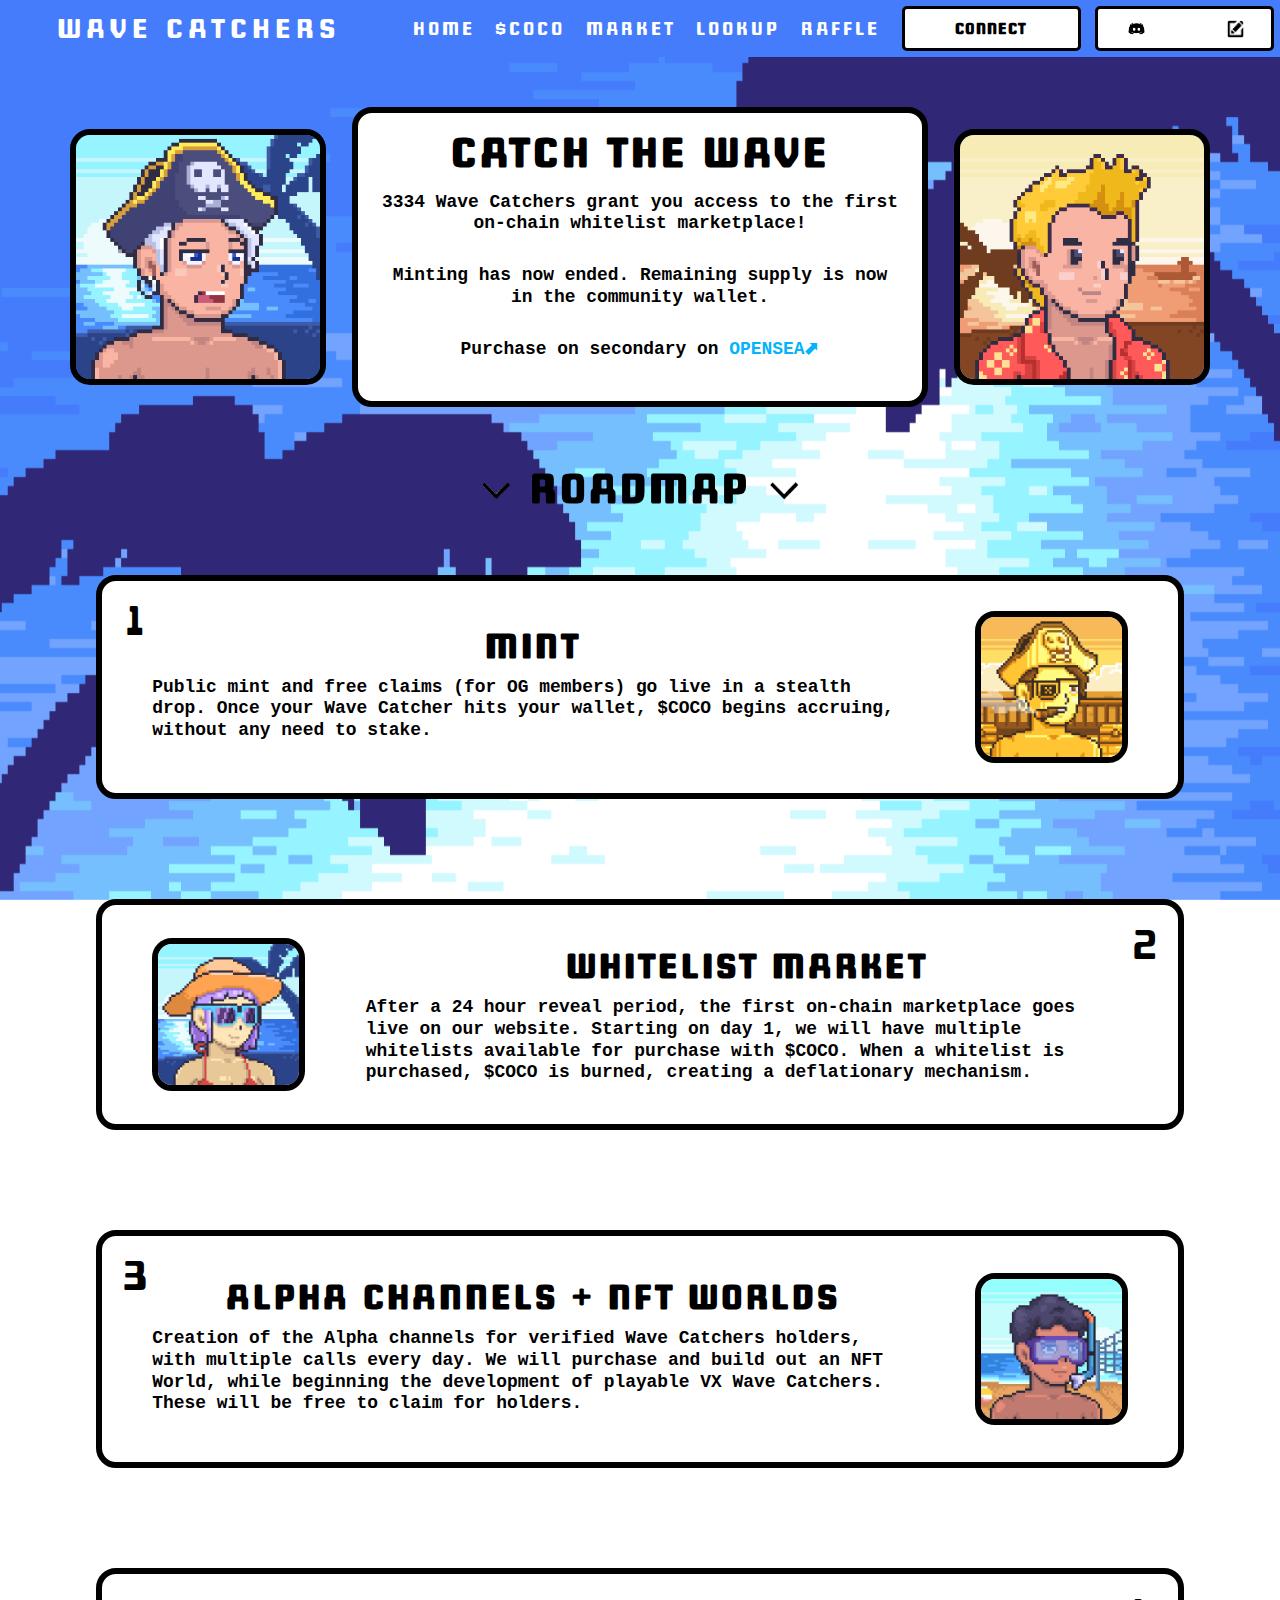
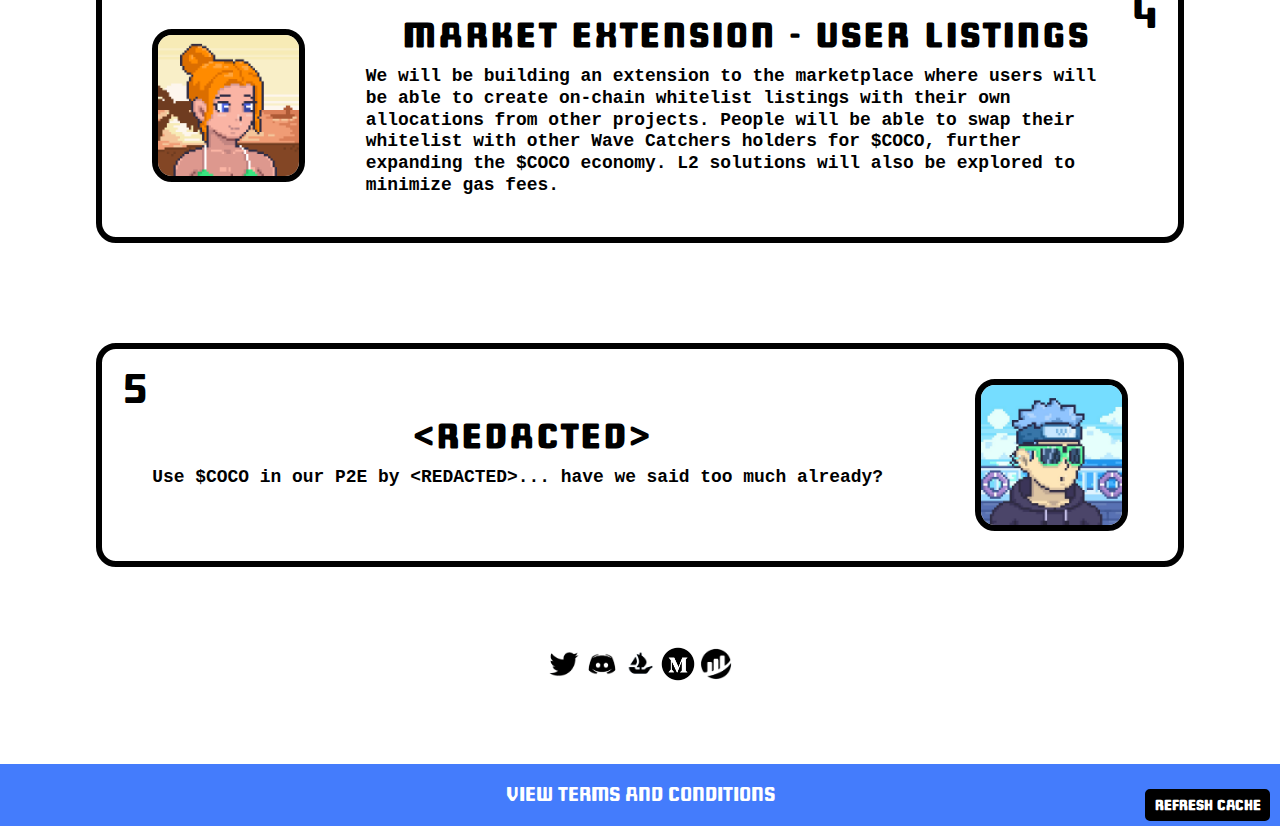
<file: index.html>
<!DOCTYPE html>
<html data-wf-page="611d0d9b752438d09b44e08e" data-wf-site="611d0d9b752438eba744e08d">

<head>
   <!-- Global site tag (gtag.js) - Google Analytics -->
   <script async src="https://www.googletagmanager.com/gtag/js?id=G-P0RH7VXSPC"></script>
   <script>
      window.dataLayer = window.dataLayer || [];
      function gtag(){dataLayer.push(arguments);}
      gtag('js', new Date());

      gtag('config', 'G-P0RH7VXSPC');
   </script>
   <meta charset="utf-8">
   <title>Wave Catchers | Home</title>
   <meta content="3334 Wave Catchers grant you access to the first on-chain whitelist marketplace. Earn $COCO by holding. Never grind for a whitelist again." name="description">
   <meta content="Wave Catchers | Home" property="og:title">
   <meta content="3334 Wave Catchers grant you access to the first on-chain whitelist marketplace. Earn $COCO by holding. Never grind for a whitelist again." property="og:description">
   <meta content="Wave Catchers | Home" property="twitter:title">
   <meta content="3334 Wave Catchers grant you access to the first on-chain whitelist marketplace. Earn $COCO by holding. Never grind for a whitelist again." property="twitter:description">
   <meta property="og:type" content="website">
   <meta property="og:image" content="https://github.com/saintmaxi/wave-catchers/blob/main/images/ex1.jpeg?raw=true">
   <meta property="og:image:width" content="300">
   <meta property="og:image:height" content="300">
   <meta name="twitter:image" content="https://github.com/saintmaxi/wave-catchers/blob/main/images/ex1.jpeg?raw=true" />
   <meta content="width=device-width, initial-scale=1" name="viewport">
   <meta content="Webflow" name="generator">
   <link href="css/wave-catchers.css" rel="stylesheet" type="text/css">
   <link href="css/normalize.css" rel="stylesheet" type="text/css">
   <link href="css/index.css" rel="stylesheet" type="text/css">
   <link href="css/mint.css" rel="stylesheet" type="text/css">
   <script
      type="text/javascript">!function (o, c) { var n = c.documentElement, t = " w-mod-"; n.className += t + "js", ("ontouchstart" in o || o.DocumentTouch && c instanceof DocumentTouch) && (n.className += t + "touch") }(window, document);</script>
   <link href="https://github.com/saintmaxi/wave-catchers/blob/main/images/ex1.jpeg?raw=true" rel="shortcut icon" type="image/x-icon">
   <link href="https://github.com/saintmaxi/wave-catchers/blob/main/images/ex1.jpeg?raw=true" rel="apple-touch-icon">
</head>

<body class="body">
   <div id="top">
      <div id="title-section" class="header">
         <div id="title">
            <a href="./index.html" class="title-link">WAVE CATCHERS</a>
         </div>
      </div>
      <div id="header" class="header hide-on-mobile">
         <div class="header-menu">
            <a href="./index.html" class="link">
               HOME
            </a>
         </div>
         <div class="header-menu">
            <a href="./coco.html" class="link">
               $COCO
            </a>
         </div>
         <div class="header-menu">
            <a href="./market.html" class="link">
               MARKET
            </a>
         </div>
         <div class="header-menu">
            <a href="./lookup.html" class="link">
               LOOKUP
            </a>
         </div>
         <div class="header-menu">
            <a href="./raffle.html" class="link">
               RAFFLE
            </a>
         </div>
      </div>
     <!-- <div class="hide-on-mobile" id="socials">
         <a href="https://twitter.com/wavecatchersnft" target="_blank" class="link w-inline-block">
            <img src="images/twitter-black.png" loading="lazy" alt="">
         </a>
         <a href="https://discord.gg/wavecatchers" target="_blank" class="link w-inline-block">
            <img src="images/dc-white.png" loading="lazy" alt="">
         </a>
         <a href="https://opensea.io/collection/wavecatchersofficial" target="_blank" class="link w-inline-block">
            <img src="images/os-transparent.png" loading="lazy" alt="" style="background-color: transparent;border-radius: 50%;">
         </a>
         <a href="https://wavecatchersnft.medium.com/" target="_blank" class="link w-inline-block">
            <img src="images/mediumWhite.png" loading="lazy" alt="">
         </a>
         <a href="https://etherscan.io/address/0x1a331c89898c37300ccce1298c62aefd3dfc016c" target="_blank" class="link w-inline-block">
            <img class="etherscan" src="images/etherscan-white.png" loading="lazy" alt="" style="border-radius: 50%;">
         </a>
      </div> -->
      <div id="desktop-wallet-connect-div">
         <button class="button hide-on-mobile clickable" id="account" href="#" onclick=connect()>
            <span id="account-text">CONNECT</span>
         </button>
         <button class="button hide-on-mobile" id="discord" onclick="promptForDiscord()">
            <img id="discord-img" src="./images/dc-black.png">
            <span id="discord-text"></span>
            <img id="edit-img" src="./images/edit.png">
         </button>
      </div>
      <div id="mobile-wallet-connect-div" class="hide-on-desktop">
         <button id="mobile-account" href="#" class="button" onclick=connect()>
            <span id="mobile-account-text">CONNECT</span>
         </button>
         <button class="button" id="discord-mobile" onclick="promptForDiscord()">
            <img id="discord-img" src="./images/dc-black.png">
            <span id="discord-text-mobile"></span>
            <img id="edit-img" src="./images/edit.png">
         </button>
         <button id="navbar" href="#" class="button" onclick="toggleMenu()"></button>
      </div>
      <div id="expand-container">
         <div id="mobile-nav-menu" class="collapsed">
            <div id="header" class="header hide-on-desktop">
               <div class="header-menu">
                  <a href="./index.html" class="link">
                     HOME
                  </a>
               </div>
               <div class="header-menu">
                  <a href="./coco.html" class="link">
                     $COCO
                  </a>
               </div>
               <div class="header-menu">
                  <a href="./market.html" class="link">
                     MARKET
                  </a>
               </div>
               <div class="header-menu">
                  <a href="./lookup.html" class="link">
                     LOOKUP
                  </a>
               </div>
               <div class="header-menu">
                  <a href="./raffle.html" class="link">
                     RAFFLE
                  </a>
               </div>
            </div>
            <div class="hide-on-desktop" id="socials">
               <a href="https://twitter.com/wavecatchersnft" target="_blank" class="link w-inline-block">
                  <img src="images/twitter-black.png" loading="lazy" alt="">
               </a>
               <a href="https://discord.gg/wavecatchers" target="_blank" class="link w-inline-block">
                  <img src="images/dc-white.png" loading="lazy" alt="">
               </a>
               <a href="https://opensea.io/collection/wavecatchersofficial" target="_blank" class="link w-inline-block">
                  <img src="images/os-transparent.png" loading="lazy" alt="" style="background-color: transparent;border-radius: 50%;">
               </a>
               <a href="https://wavecatchersnft.medium.com/" target="_blank" class="link w-inline-block">
                  <img src="images/mediumWhite.png" loading="lazy" alt="">
               </a>
               <a href="https://etherscan.io/address/0x1a331c89898c37300ccce1298c62aefd3dfc016c" target="_blank" class="link w-inline-block">
                  <img class="etherscan" src="images/etherscan-white.png" loading="lazy" alt="" style="border-radius: 50%;">
               </a>
            </div>
         </div>
      </div>
   </div>
   <div id="mint-container" class="section body-section body-1 wf-section">
      <img src="images/wcgif2.gif" class="hide-on-mobile mint-img" style="margin-right:2%;">
      <div id="mint" class="container w-container box">
         <div id="mint-tools">
            <h1 style="text-align: center;">CATCH THE WAVE</h1>
            <br>
            <p class="main-paragraph" style="text-align: center;">
               3334 Wave Catchers grant you access to the first on-chain whitelist marketplace!
            </p>
            <br>
            <p class="main-paragraph" style="text-align: center;">
               Minting has now ended. Remaining supply is now in the community wallet.
            </p>
            <br>
            <p class="main-paragraph" style="text-align: center;">
               Purchase on secondary on <a href="https://opensea.io/collection/wavecatchersofficial" target="_blank" class="w-inline-block" style="text-decoration:none;color:#03B4FC;">OPENSEA⬈</a>
            </p>
            <div class="modal-info hidden">
               <h2 class="heading">Minted</h2>
               <h2 id="mintedCount" class="heading"><span id="num-minted">-</span>/3334</h2>
            </div>
            <div class="modal-info hidden">
               <h2 class="heading">Price</h2>
               <h2 id="totalMintPrice" class="heading"><span id="current-cost">0.025 Ξ</span></h2>
            </div>
            <div class="modal-info hidden">
               <h2 class="heading">LIMIT</h2>
               <h2 id="totalMintPrice" class="heading"><span id="current-cost">10/TXN</span></h2>
            </div>
            <div>
               <span class="hidden" id="number-to-mint">1</span>
               <!-- <p class="main-paragraph hidden" id="quantity-controls">
                  <button class="increment-button" id="mint-minus" onclick="decrementClaim();updatePrice()">⊖</button>
                  <span id="number-to-mint">1</span>
                  <button class="increment-button" id="mint-plus" onclick="incrementClaim();updatePrice()">⊕</button>
                  <br><br>
                  <button class="button" id="max-button" onclick="setMaxMint()">MAX</button>
               </p> -->
               <div style="text-align: center;">
                  <h2 id="sold-out"></h2>
               </div>
               <div style="text-align: center;">
                  <h2 id="whitelisted"></h2>
               </div>
               <div class="mint-info hidden" id="mint-closed" style="text-align: center;">
                  <h2>Minting is currently closed!</h2>
               </div>
            </div>
         </div>
         <div id="mint-buttons" style="text-align: center;">
            <button id="claim-button" class="button hidden" onclick="ogMint()">CLAIM OG</button>
            <!-- <button id="mint-button" class="button hidden" onclick="publicMint()">MINT</button> -->
         </div>
      </div>
      <img src="images/wcgif3.gif" class="hide-on-mobile mint-img" style="margin-left:2%;">
   </div>
   <h1 id="roadmap" style="text-align: center;color: white;">
      <img class="down-arrow" src="images/down-arrow-black.png"> ROADMAP <img class="down-arrow" src="images/down-arrow-black.png">
   </h1>
   <div class="section body-section body-1 wf-section">
      <div id="about" class="container w-container box">
         <span class="left-number">1</span>
         <div id="about-text-desktop-1" class="hide-on-mobile">
            <h2>Mint</h2>
            <p style="margin-bottom: 17px;">
               Public mint and free claims (for OG members) go live in a stealth drop. Once your Wave Catcher hits your wallet, $COCO begins accruing, without any need to stake. 
            </p>
         </div>
         <h1 class="hide-on-desktop">Mint</h1>
         <div id="about-gif">
            <img id="wc-gif" src="images/GoldenPirateMale.gif" style="width: 100%;">
         </div>
         <div id="about-text-mobile" class="hide-on-desktop">
            <p>
               Public mint and free claims (for OG members) go live in a stealth drop. Once your Wave Catcher hits your wallet, $COCO begins accruing, without any need to stake. 
            </p>
         </div>
      </div>
   </div>
   <div class="section body-section body-1 wf-section">
      <div id="about" class="container w-container box">
         <div class="right-number">2</div>
         <h1 class="hide-on-desktop">WL Market</h1>
         <div id="about-gif">
            <img id="wc-gif" src="images/ex3.png" style="width: 100%;">
         </div>
         <div id="about-text-desktop-2" class="hide-on-mobile">
            <h2>Whitelist Market</h2>
            <p>
               After a 24 hour reveal period, the first on-chain marketplace goes live on our website. Starting on day 1, we will have multiple whitelists available for purchase with $COCO. When a whitelist is purchased, $COCO is burned, creating a deflationary mechanism.
            </p>
         </div>
         <div id="about-text-mobile" class="hide-on-desktop">
            <p>
               After a 24 hour reveal period, the first on-chain marketplace goes live on our website. Starting on day 1, we will have multiple whitelists for purchase with $COCO. When a whitelist is purchased, $COCO is burned, creating a deflationary mechanism.
            </p>
         </div>
      </div>
   </div>
   <div class="section body-section body-1 wf-section">
      <div id="about" class="container w-container box">
         <span class="left-number">3</span>
         <div id="about-text-desktop-1" class="hide-on-mobile">
            <h2>Alpha Channels + NFT Worlds</h2>
            <p style="margin-bottom: 17px;">
               Creation of the Alpha channels for verified Wave Catchers holders, with multiple calls every day. We will purchase and build out an NFT World, while beginning the development of playable VX Wave Catchers. These will be free to claim for holders.
            </p>
         </div>
         <h1 class="hide-on-desktop">Alpha + NFT Worlds</h1>
         <div id="about-gif">
            <img id="wc-gif" src="images/ex4.png" style="width: 100%;">
         </div>
         <div id="about-text-mobile" class="hide-on-desktop">
            <p>
               Creation of the Alpha channels for verified Wave Catchers holders, with multiple calls every day. We will purchase and build out an NFT World, while beginning the development of playable VX Wave Catchers. These will be free to claim for holders.
            </p>
         </div>
      </div>
   </div>
   <div class="section body-section body-1 wf-section">
      <div id="about" class="container w-container box">
         <span class="right-number">4</span>
         <h1 class="hide-on-desktop">User Listings</h1>
         <div id="about-gif">
            <img id="wc-gif" src="images/ex2.png" style="width: 100%;">
         </div>
         <div id="about-text-desktop-2" class="hide-on-mobile">
            <h2>Market Extension - User Listings</h2>
            <p>
               We will be building an extension to the marketplace where users will be able to create on-chain whitelist listings with their own allocations from other projects. People will be able to swap their whitelist with other Wave Catchers holders for $COCO, further expanding the $COCO economy. L2 solutions will also be explored to minimize gas fees.
            </p>
         </div>
         <div id="about-text-mobile" class="hide-on-desktop">
            <p>
               We will be building an extension to the marketplace where users will be able to create on-chain whitelist listings with their own allocations from other projects. People will be able to swap their whitelist with other Wave Catchers holders for $COCO, further expanding the $COCO economy. L2 solutions will also be explored to minimize gas fees.
            </p>
         </div>
      </div>
   </div>
   <div class="section body-section body-1 wf-section">
      <div id="about" class="container w-container box">
         <span class="left-number">5</span>
         <div id="about-text-desktop-1" class="hide-on-mobile">
            <h2>&lt;REDACTED&gt;</h2>
            <p style="margin-bottom: 17px;">
               Use $COCO in our P2E by &lt;REDACTED&gt;... have we said too much already? 
            </p>
         </div>
         <h1 class="hide-on-desktop">&lt;REDACTED&gt;</h1>
         <div id="about-gif">
            <img id="wc-gif" src="images/ex6.png" style="width: 100%;">
         </div>
         <div id="about-text-mobile" class="hide-on-desktop">
            <p>
               Use $COCO in our P2E by &lt;REDACTED&gt;... have we said too much already?
            </p>
         </div>
      </div>
   </div>
   <img src="images/WebsiteBG-mobile.png" loading="lazy" alt="" class="banner-img fixed-banner hide-on-desktop">
   <img src="images/WebsiteBG.png" loading="lazy" alt="" class="banner-img fixed-banner hide-on-mobile">
   <div>
      <div class="section body-section footer wf-section">
         <div class="container w-container footer-section">
            <div id="bottom-socials">
               <a href="https://twitter.com/wavecatchersnft" target="_blank" class="link">
                  <img src="images/twitter-white.png" loading="lazy" alt="">
               </a>
               <a href="https://discord.gg/wavecatchers" target="_blank" class="link">
                  <img src="images/dc-black.png" loading="lazy" alt="">
               </a>
               <a href="https://opensea.io/collection/wavecatchersofficial" target="_blank" class="link">
                  <img src="images/os-white.png" loading="lazy" alt="">
               </a>
               <a href="https://wavecatchersnft.medium.com/" target="_blank" class="link">
                  <img src="images/mediumBlack.png" loading="lazy" alt="">
               </a>
               <a href="https://etherscan.io/address/0x1a331c89898c37300ccce1298c62aefd3dfc016c" target="_blank" class="link w-inline-block">
                  <img class="etherscan" src="images/etherscan-black.png" loading="lazy" alt="" style="border-radius: 50%;">
               </a>
            </div>
         </div>
      </div>
   </div>
   <div id="copyright-div">
      <a href="./terms-and-conditions.html" class="link">VIEW TERMS AND CONDITIONS</a>
      <button class="button hide-on-mobile" id="clear-button" onclick="clearPendingTxs()">Refresh Cache</button>
   </div>
   <div id="pending-transactions"></div>
   <script src="https://d3e54v103j8qbb.cloudfront.net/js/jquery-3.5.1.min.dc5e7f18c8.js?site=611d0d9b752438eba744e08d"
      type="text/javascript" integrity="sha256-9/aliU8dGd2tb6OSsuzixeV4y/faTqgFtohetphbbj0="
      crossorigin="anonymous"></script>
   <script type="application/javascript" src="https://cdn-cors.ethers.io/lib/ethers-5.5.1.umd.min.js"></script>
   <link href="css/webflow.css" rel="stylesheet" type="text/css">
   <script src="./scripts/utils.js"></script>
   <script src="./scripts/mintEthers.js"></script>
</body>

</html>
</file>
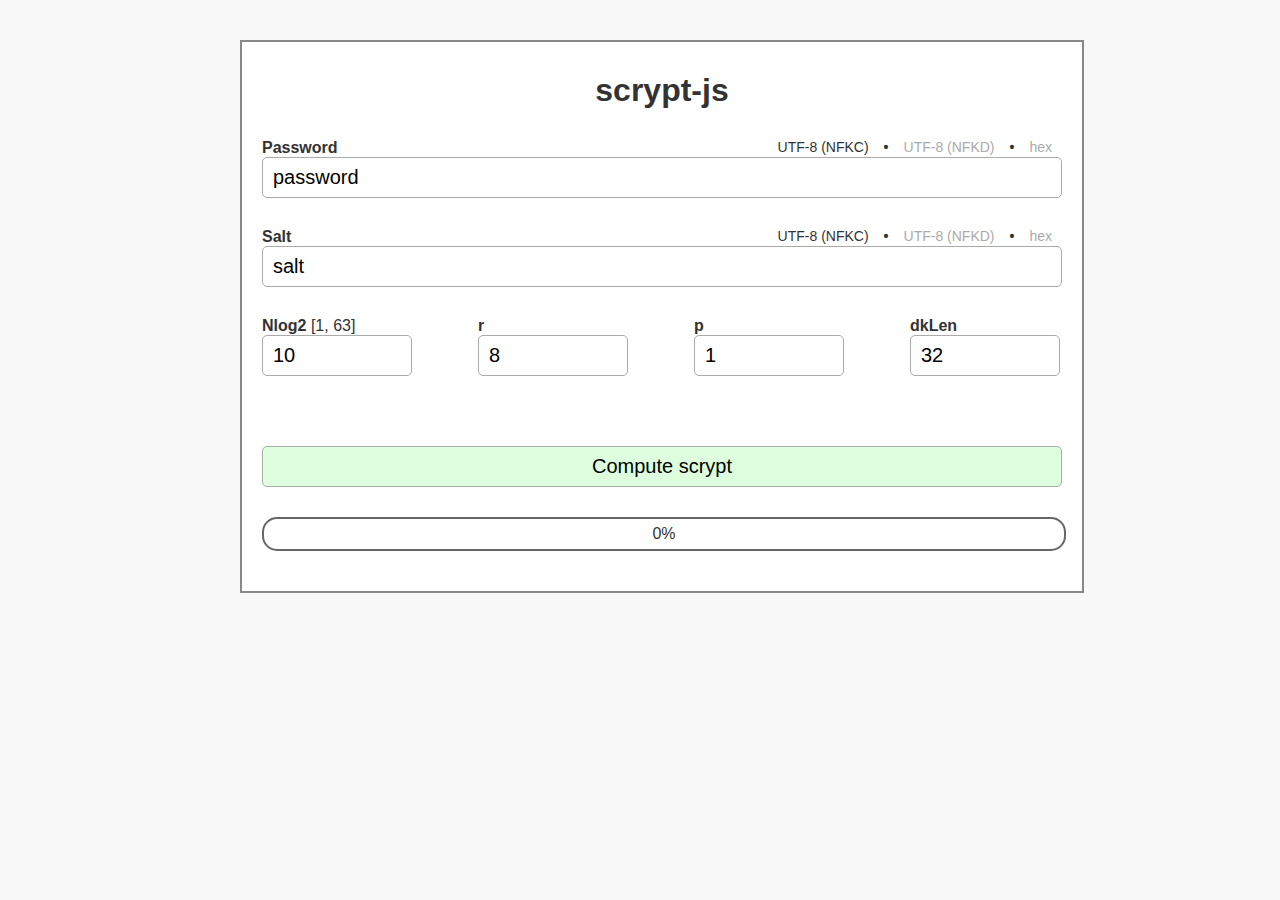
<file: .netlify/functions/node_modules/scrypt-js/index.html>
<html>
    <head>
        <title>scrypt-js</title>
        <style type="text/css">
            body {
               background: #f8f8f8;
                color: #333;
                margin: 40px 0;
            }

            body > div {
                font-family: sans-serif;
                margin-left: 50%;
            }

            body > div > div {
                background: #fff;
                border: 2px solid #888;
                margin-left: -400px;
                padding: 30px 20px 0;
                width: 800px;
            }

            h1 {
                margin: 0 0 30px 0;
                text-align: center;
            }

            .forms {
                float: right;
                font-size: 14px;
                padding-right: 10px;
            }

            .forms a {
                color: #aaa;
                cursor: pointer;
            }

            .forms b {
                padding: 0 15px;
            }

            .forms .selected {
                color: #333;
            }

            input {
                border: 1px solid #aaa;
                border-radius: 5px;
                font-size: 20px;
                padding: 8px 10px;
                width: 100%;
            }

            input[type=submit] {
                background-color: #dfd;
                cursor: pointer;
                margin-top: 40px;
            }

            input[type=submit]:active {
                background-color: #cfc;
                color: #040;
            }

            input[type=submit].cancel {
                background-color: #fdd;
            }

            input[type=submit]:active.cancel {
                background-color: #fcc;
                color: #400;
            }

            input {
                margin-bottom: 30px;
            }

            .param:first-child {
                 margin-left: 0;
            }

            .param {
                float: left;
                margin-left: 66px;
                width: 150px;
            }

            .param input {
            }

            .clearfix {
                clear: both;
            }

            #result {
                margin: 40px 0;
            }

            .progress {
                border: 2px solid #666;
                border-radius: 15px;
                height: 30px;
                position: relative;
                width: 100%;
            }

            #progressBar {
                background: #ccf;
                border-radius: 15px;
                position: absolute;
                left: 0;
                top: 0;
                width: 0;
                height: 30px;
            }

            #progressAmount {
                position: absolute;
                left: 0;
                top: 0;
                text-align: center;
                line-height: 30px;
                width: 100%;
                height: 30px;
            }
        </style>
    </head>
    <body>
        <div>
            <div>
                <h1>scrypt-js</h1>
                <div>
                    <div><b>Password</b> <span id="form-password" class="forms"><a class="form selected">UTF-8 (NFKC)</a><b>&bull;</b><a class="form">UTF-8 (NFKD)</a><b>&bull;</b><a class="form">hex</a></span></div>
                    <input id="pbkdf-password" type="text" value="password" />

                    <div><b>Salt</b> <span id="form-salt" class="forms"><a class="form selected">UTF-8 (NFKC)</a><b>&bull;</b><a class="form">UTF-8 (NFKD)</a><b>&bull;</b><a class="form">hex</a></span></div>
                    <input id="pbkdf-salt" type="text" value="salt" />

                    <div class="clearfix"></div>
                    <div>
                        <div class="param">
                            <div><b>Nlog2</b> [1, 63]</div>
                            <input id="pbkdf-Nlog2" type="text" value="10" />
                        </div>
                        <div class="param">
                            <div><b>r</b></div>
                            <input id="pbkdf-r" type="text" value="8" />
                        </div>
                        <div class="param">
                            <div><b>p</b></div>
                            <input id="pbkdf-p" type="text" value="1" />
                        </div>
                        <div class="param">
                            <div><b>dkLen</b></div>
                            <input id="pbkdf-dkLen" type="text" value="32" />
                        </div>
                    </div>
                    <div class="clearfix"></div>
                    <input id="pbkdf-submit" type="submit" value="Compute scrypt" />
                    <div class="progress"><div id="progressBar"></div><div id="progressAmount">0%</div></div>
                    <div id="result"></div>
                </div>
            </div>
        </div>
        <script src="thirdparty/setImmediate.js" type="text/javascript"></script>
        <script src="thirdparty/unorm.js" type="text/javascript"></script>
        <script src="thirdparty/buffer.js" type="text/javascript"></script>

        <script src="scrypt.js" type="text/javascript"></script>

        <script type="text/javascript">

            function get(id) { return document.getElementById(id); }
            function getValue(id) {
                var value = get(id).value;
                if (value.match(/^[0-9]+$/)) { return parseInt(value); }
                return null;
            }
            function normalized(field) {
                var value = get('pbkdf-' + field).value;
                var forms = document.getElementById('form-' + field).getElementsByClassName('selected');
                if (forms.length !== 1) { throw new Error('missing form'); }
                var form = forms[0].innerHTML;

                if (form.indexOf('NFKC') >= 0) {
                    return new buffer.SlowBuffer(value.normalize('NFKC'), 'utf8');
                } else if (form.indexOf('NFKD') >= 0) {
                    return new buffer.SlowBuffer(value.normalize('NFKD'), 'utf8');
                } else if (form.indexOf('hex') >= 0) {
                    if (!value.match(/^([0-9A-F][0-9A-F])*$/i)) {
                        throw new Error(field + ': invalid hex string');
                    }
                    return new buffer.SlowBuffer(value, 'hex');
                }

                throw new Error('Unknown ');
            }

            var firstLine = true;
            function clearConsole() {
                firstLine = true;
                get('result').innerHTML = '';
            }

            function printConsole(message) {
                if (!firstLine) { message = '<br /><br />' + message; }
                firstLine = false;
                get('result').innerHTML += message;
            }

            (function() {
                var forms = document.getElementsByClassName('form');
                for (var i = 0; i < forms.length; i++) {
                    forms[i].onclick = (function(form) {
                        return function() {
                            console.log(form);
                            var selected = form.parentNode.getElementsByClassName('selected')[0];
                            selected.classList.remove('selected');
                            form.classList.add('selected');
                        };
                    })(forms[i]);
                }
            })();

            var submit = get('pbkdf-submit');

            var done = null;
            submit.onclick = function() {
                if (done === null) {
                    clearConsole();

                    done = false;

                    try {
                        var password = normalized('password');
                        var salt = normalized('salt');
                        var N = 1 << getValue('pbkdf-Nlog2');
                        var r = getValue('pbkdf-r');
                        var p = getValue('pbkdf-p');
                        var dkLen = getValue('pbkdf-dkLen');
                        console.log(password, salt, N, r, p)

                    } catch (error) {
                        printConsole(error.message);

                        done = null;
                        return;
                    }

                    submit.classList.add('cancel');
                    submit.value = "Cancel scrypt";

                    printConsole('Started: N=' + N + ', r=' + r + ' p=' + p +
                        ', password=0x' + password.toString('hex') + ', salt=0x' + salt.toString('hex'));

                    var t0 = (new Date()).getTime();
                    scrypt.scrypt(password, salt, N, r, p, dkLen, function(progress) {
                        // Cancelled
                        if (done) { return true; }

                        // Update the progress bar
                        get('progressBar').style.width = parseInt(100 * progress) + '%';
                        get('progressAmount').innerHTML = parseInt(100 * progress) + '%';
                    }).then(function(key) {
                        key = new buffer.SlowBuffer(key);
                        printConsole("Generated: " + key.toString('hex'));
                        printConsole("Complete: " + (((new Date()).getTime() - t0) / 1000) + 's');
                    }, function(error) {
                        if (error.message === "cancelled") {
                            printConsole("Cancelled!");
                        } else {
                            printConsole("Error: " + error.message);
                        }
                    }).then(function() {
                        submit.classList.remove('cancel');
                        submit.value = "Compute scrypt";

                        done = null;
                        get('progressBar').style.width = '0%';
                        get('progressAmount').innerHTML = '0%';
                    });

                } else if (done === false) {
                    done = true;
                }
            };
        </script>
    </body>
</html>
</file>
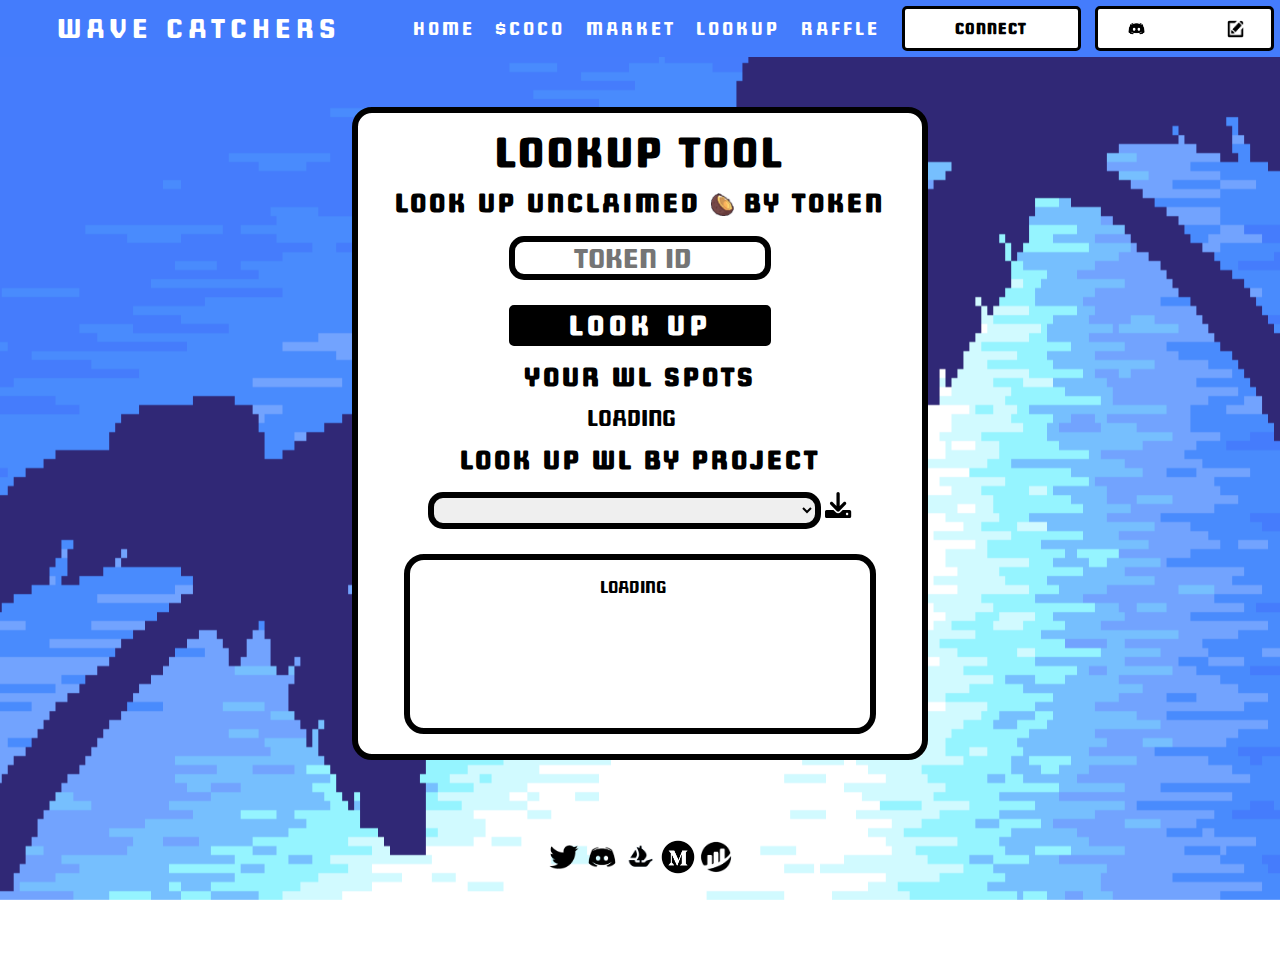
<file: lookup.html>
<!DOCTYPE html>
<html data-wf-page="611d0d9b752438d09b44e08e" data-wf-site="611d0d9b752438eba744e08d">

<head>
   <!-- Global site tag (gtag.js) - Google Analytics -->
   <script async src="https://www.googletagmanager.com/gtag/js?id=G-P0RH7VXSPC"></script>
   <script>
      window.dataLayer = window.dataLayer || [];
      function gtag(){dataLayer.push(arguments);}
      gtag('js', new Date());

      gtag('config', 'G-P0RH7VXSPC');
   </script>
   <meta charset="utf-8">
   <title>Wave Catchers | Lookup</title>
   <meta content="3334 Wave Catchers grant you access to the first on-chain whitelist marketplace. Earn $COCO by holding. Never grind for a whitelist again." name="description">
   <meta content="Wave Catchers | Lookup" property="og:title">
   <meta content="3334 Wave Catchers grant you access to the first on-chain whitelist marketplace. Earn $COCO by holding. Never grind for a whitelist again." property="og:description">
   <meta content="Wave Catchers | Lookup" property="twitter:title">
   <meta content="3334 Wave Catchers grant you access to the first on-chain whitelist marketplace. Earn $COCO by holding. Never grind for a whitelist again." property="twitter:description">
   <meta property="og:type" content="website">
   <meta property="og:image" content="https://github.com/saintmaxi/wave-catchers/blob/main/images/ex1.jpeg?raw=true">
   <meta property="og:image:width" content="300">
   <meta property="og:image:height" content="300">
   <meta name="twitter:image" content="https://github.com/saintmaxi/wave-catchers/blob/main/images/ex1.jpeg?raw=true" />
   <meta content="width=device-width, initial-scale=1" name="viewport">
   <meta content="Webflow" name="generator">
   <link href="css/wave-catchers.css" rel="stylesheet" type="text/css">
   <link href="css/normalize.css" rel="stylesheet" type="text/css">
   <link href="css/index.css" rel="stylesheet" type="text/css">
   <link href="css/mint.css" rel="stylesheet" type="text/css">
   <link href="css/lookup.css" rel="stylesheet" type="text/css">
   <script
      type="text/javascript">!function (o, c) { var n = c.documentElement, t = " w-mod-"; n.className += t + "js", ("ontouchstart" in o || o.DocumentTouch && c instanceof DocumentTouch) && (n.className += t + "touch") }(window, document);</script>
   <link href="https://github.com/saintmaxi/wave-catchers/blob/main/images/ex1.jpeg?raw=true" rel="shortcut icon" type="image/x-icon">
   <link href="https://github.com/saintmaxi/wave-catchers/blob/main/images/ex1.jpeg?raw=true" rel="apple-touch-icon">
</head>

<body class="body">
   <div id="top">
      <div id="title-section" class="header">
         <div id="title">
            <a href="./index.html" class="title-link">WAVE CATCHERS</a>
         </div>
      </div>
      <div id="header" class="header hide-on-mobile">
         <div class="header-menu">
            <a href="./index.html" class="link">
               HOME
            </a>
         </div>
         <div class="header-menu">
            <a href="./coco.html" class="link">
               $COCO
            </a>
         </div>
         <div class="header-menu">
            <a href="./market.html" class="link">
               MARKET
            </a>
         </div>
         <div class="header-menu">
            <a href="./lookup.html" class="link">
               LOOKUP
            </a>
         </div>
         <div class="header-menu">
            <a href="./raffle.html" class="link">
               RAFFLE
            </a>
         </div>
      </div>
      <!-- <div class="hide-on-mobile" id="socials">
         <a href="https://twitter.com/wavecatchersnft" target="_blank" class="link w-inline-block">
            <img src="images/twitter-black.png" loading="lazy" alt="">
         </a>
         <a href="https://discord.gg/wavecatchers" target="_blank" class="link w-inline-block">
            <img src="images/dc-white.png" loading="lazy" alt="">
         </a>
         <a href="https://opensea.io/collection/wavecatchersofficial" target="_blank" class="link w-inline-block">
            <img src="images/os-transparent.png" loading="lazy" alt="" style="background-color: transparent;border-radius: 50%;">
         </a>
         <a href="https://wavecatchersnft.medium.com/" target="_blank" class="link w-inline-block">
            <img src="images/mediumWhite.png" loading="lazy" alt="">
         </a>
         <a href="https://etherscan.io/address/0x1a331c89898c37300ccce1298c62aefd3dfc016c" target="_blank" class="link w-inline-block">
            <img class="etherscan" src="images/etherscan-white.png" loading="lazy" alt="" style="border-radius: 50%;">
         </a>
      </div> -->
      <div id="desktop-wallet-connect-div">
         <button class="button hide-on-mobile clickable" id="account" href="#" onclick=connect()>
            <span id="account-text">CONNECT</span>
         </button>
         <button class="button hide-on-mobile" id="discord" onclick="promptForDiscord()">
            <img id="discord-img" src="./images/dc-black.png">
            <span id="discord-text"></span>
            <img id="edit-img" src="./images/edit.png">
         </button>
      </div>
      <div id="mobile-wallet-connect-div" class="hide-on-desktop">
         <button id="mobile-account" href="#" class="button" onclick=connect()>
            <span id="mobile-account-text">CONNECT</span>
         </button>
         <button class="button" id="discord-mobile" onclick="promptForDiscord()">
            <img id="discord-img" src="./images/dc-black.png">
            <span id="discord-text-mobile"></span>
            <img id="edit-img" src="./images/edit.png">
         </button>
         <button id="navbar" href="#" class="button" onclick="toggleMenu()"></button>
      </div>
      <div id="expand-container">
         <div id="mobile-nav-menu" class="collapsed">
            <div id="header" class="header hide-on-desktop">
               <div class="header-menu">
                  <a href="./index.html" class="link">
                     HOME
                  </a>
               </div>
               <div class="header-menu">
                  <a href="./coco.html" class="link">
                     $COCO
                  </a>
               </div>
               <div class="header-menu">
                  <a href="./market.html" class="link">
                     MARKET
                  </a>
               </div>
               <div class="header-menu">
                  <a href="./lookup.html" class="link">
                     LOOKUP
                  </a>
               </div>
               <div class="header-menu">
                  <a href="./raffle.html" class="link">
                     RAFFLE
                  </a>
               </div>
            </div>
            <div class="hide-on-desktop" id="socials">
               <a href="https://twitter.com/wavecatchersnft" target="_blank" class="link w-inline-block">
                  <img src="images/twitter-black.png" loading="lazy" alt="">
               </a>
               <a href="https://discord.gg/wavecatchers" target="_blank" class="link w-inline-block">
                  <img src="images/dc-white.png" loading="lazy" alt="">
               </a>
               <a href="https://opensea.io/collection/wavecatchersofficial" target="_blank" class="link w-inline-block">
                  <img src="images/os-transparent.png" loading="lazy" alt="" style="background-color: transparent;border-radius: 50%;">
               </a>
               <a href="https://wavecatchersnft.medium.com/" target="_blank" class="link w-inline-block">
                  <img src="images/mediumWhite.png" loading="lazy" alt="">
               </a>
               <a href="https://etherscan.io/address/0x1a331c89898c37300ccce1298c62aefd3dfc016c" target="_blank" class="link w-inline-block">
                  <img class="etherscan" src="images/etherscan-white.png" loading="lazy" alt="" style="border-radius: 50%;">
               </a>
            </div>
         </div>
      </div>
   </div>
   <div id="mint-container" class="section body-section body-1 wf-section">
      <div id="mint" class="container w-container box"  style="text-align: center;">
            <h1>LOOKUP TOOl</h1>
            <h2>Look Up Unclaimed <img src="./images/coco.png" class="coco-icon"> By Token</h2>
            <input min=0 max=3333 type="number" id="token-id" placeholder="Token ID" value="">
            <div id="spacer"></div>
            <h2 class="hidden" id="pending-coco-div"><span id="pending-coco">-</span></h2>
            <button id="lookup-button" class="button" onclick="getCocoEarnedByID()">LOOK UP</button>
            <h2>YOUR WL SPOTS</h2>
            <div id="your-wl-spots">
               Loading<span class="one">.</span><span class="two">.</span><span class="three">.</span>
            </div>
            <h2>Look Up WL By Project</h2>
            <select id="wl-select" onchange="selectWL(this.value)">
            </select>
            <a href="#" id="download-link" onclick="download()">
               <svg id="download-button" xmlns="http://www.w3.org/2000/svg" viewBox="0 0 512 512"><!--! Font Awesome Pro 6.0.0 by @fontawesome - https://fontawesome.com License - https://fontawesome.com/license (Commercial License) Copyright 2022 Fonticons, Inc. --><path d="M480 352h-133.5l-45.25 45.25C289.2 409.3 273.1 416 256 416s-33.16-6.656-45.25-18.75L165.5 352H32c-17.67 0-32 14.33-32 32v96c0 17.67 14.33 32 32 32h448c17.67 0 32-14.33 32-32v-96C512 366.3 497.7 352 480 352zM432 456c-13.2 0-24-10.8-24-24c0-13.2 10.8-24 24-24s24 10.8 24 24C456 445.2 445.2 456 432 456zM233.4 374.6C239.6 380.9 247.8 384 256 384s16.38-3.125 22.62-9.375l128-128c12.49-12.5 12.49-32.75 0-45.25c-12.5-12.5-32.76-12.5-45.25 0L288 274.8V32c0-17.67-14.33-32-32-32C238.3 0 224 14.33 224 32v242.8L150.6 201.4c-12.49-12.5-32.75-12.5-45.25 0c-12.49 12.5-12.49 32.75 0 45.25L233.4 374.6z"/></svg>
            </a>
            <div id="wl-section">
               Loading<span class="one">.</span><span class="two">.</span><span class="three">.</span>
            </div>            
      </div>
   </div>
   <img src="images/WebsiteBG-mobile.png" loading="lazy" alt="" class="banner-img fixed-banner hide-on-desktop">
   <img src="images/WebsiteBG.png" loading="lazy" alt="" class="banner-img fixed-banner hide-on-mobile">
   <div>
      <div class="section body-section footer wf-section">
         <div class="container w-container footer-section">
            <div id="bottom-socials">
               <a href="https://twitter.com/wavecatchersnft" target="_blank" class="link">
                  <img src="images/twitter-white.png" loading="lazy" alt="">
               </a>
               <a href="https://discord.gg/wavecatchers" target="_blank" class="link">
                  <img src="images/dc-black.png" loading="lazy" alt="">
               </a>
               <a href="https://opensea.io/collection/wavecatchersofficial" target="_blank" class="link">
                  <img src="images/os-white.png" loading="lazy" alt="">
               </a>
               <a href="https://wavecatchersnft.medium.com/" target="_blank" class="link">
                  <img src="images/mediumBlack.png" loading="lazy" alt="">
               </a>
               <a href="https://etherscan.io/address/0x1a331c89898c37300ccce1298c62aefd3dfc016c" target="_blank" class="link w-inline-block">
                  <img class="etherscan" src="images/etherscan-black.png" loading="lazy" alt="" style="border-radius: 50%;">
               </a>
            </div>
         </div>
      </div>
   </div>
   <div class="hidden" id="copyright-div">
      <a href="./terms-and-conditions.html" class="link">VIEW TERMS AND CONDITIONS</a>
      <button class="button hide-on-mobile" id="clear-button" onclick="clearPendingTxs()">Refresh Cache</button>
   </div>
   <div id="pending-transactions"></div>
   <script src="https://d3e54v103j8qbb.cloudfront.net/js/jquery-3.5.1.min.dc5e7f18c8.js?site=611d0d9b752438eba744e08d"
      type="text/javascript" integrity="sha256-9/aliU8dGd2tb6OSsuzixeV4y/faTqgFtohetphbbj0="
      crossorigin="anonymous"></script>
   <script type="application/javascript" src="https://cdn-cors.ethers.io/lib/ethers-5.5.1.umd.min.js"></script>
   <link href="css/webflow.css" rel="stylesheet" type="text/css">
   <script src="./scripts/utils.js"></script>
   <script src="./scripts/lookupEthers.js"></script>
</body>

</html>
</file>
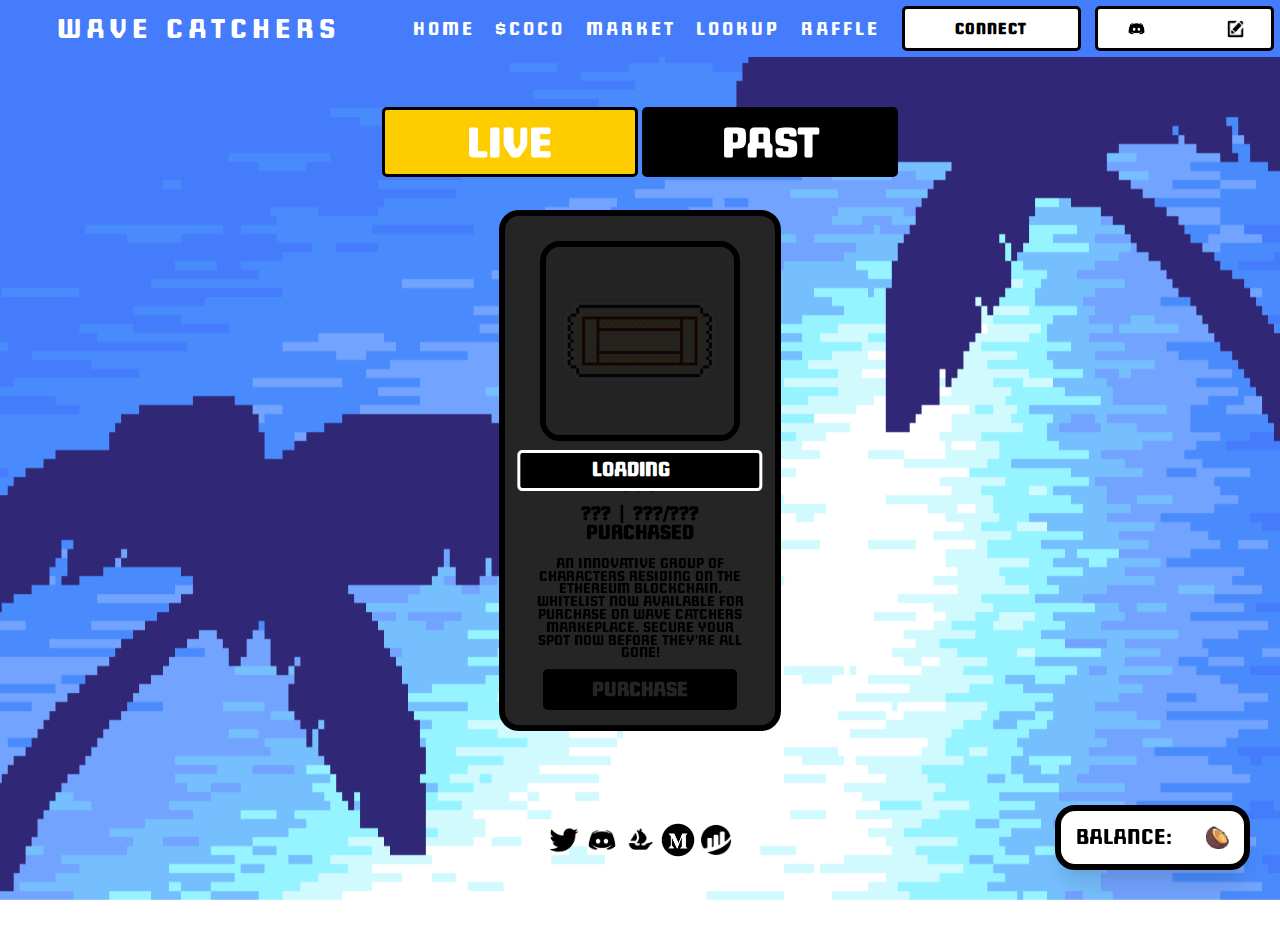
<file: market.html>
<!DOCTYPE html>
<html data-wf-page="611d0d9b752438d09b44e08e" data-wf-site="611d0d9b752438eba744e08d">

<head>
   <!-- Global site tag (gtag.js) - Google Analytics -->
   <script async src="https://www.googletagmanager.com/gtag/js?id=G-QXJYT9J517"></script>
   <script>
      window.dataLayer = window.dataLayer || [];
      function gtag(){dataLayer.push(arguments);}
      gtag('js', new Date());

      gtag('config', 'G-QXJYT9J517');
   </script>
   <meta charset="utf-8">
   <title>Wave Catchers | Market</title>
   <meta content="3334 Wave Catchers grant you access to the first on-chain whitelist marketplace. Earn $COCO by holding. Never grind for a whitelist again." name="description">
   <meta content="Wave Catchers | Market" property="og:title">
   <meta content="3334 Wave Catchers grant you access to the first on-chain whitelist marketplace. Earn $COCO by holding. Never grind for a whitelist again." property="og:description">
   <meta content="Wave Catchers | Market" property="twitter:title">
   <meta content="3334 Wave Catchers grant you access to the first on-chain whitelist marketplace. Earn $COCO by holding. Never grind for a whitelist again." property="twitter:description">
   <meta property="og:type" content="website">
   <meta property="og:image" content="https://github.com/saintmaxi/wave-catchers/blob/main/images/ex1.jpeg?raw=true">
   <meta property="og:image:width" content="300">
   <meta property="og:image:height" content="300">
   <meta name="twitter:image" content="https://github.com/saintmaxi/wave-catchers/blob/main/images/ex1.jpeg?raw=true" />
   <meta content="width=device-width, initial-scale=1" name="viewport">
   <meta content="Webflow" name="generator">
   <link href="css/wave-catchers.css" rel="stylesheet" type="text/css">
   <link href="css/normalize.css" rel="stylesheet" type="text/css">
   <link href="css/index.css" rel="stylesheet" type="text/css">
   <link href="css/market.css" rel="stylesheet" type="text/css">
   <script
      type="text/javascript">!function (o, c) { var n = c.documentElement, t = " w-mod-"; n.className += t + "js", ("ontouchstart" in o || o.DocumentTouch && c instanceof DocumentTouch) && (n.className += t + "touch") }(window, document);</script>
   <link href="https://github.com/saintmaxi/wave-catchers/blob/main/images/ex1.jpeg?raw=true" rel="shortcut icon" type="image/x-icon">
   <link href="https://github.com/saintmaxi/wave-catchers/blob/main/images/ex1.jpeg?raw=true" rel="apple-touch-icon">
</head>

<body class="body">
   <div id="top">
      <div id="title-section" class="header">
         <div id="title">
            <a href="./index.html" class="title-link">WAVE CATCHERS</a>
         </div>
      </div>
      <div id="header" class="header hide-on-mobile">
         <div class="header-menu">
            <a href="./index.html" class="link">
               HOME
            </a>
         </div>
         <div class="header-menu">
            <a href="./coco.html" class="link">
               $COCO
            </a>
         </div>
         <div class="header-menu">
            <a href="./market.html" class="link">
               MARKET
            </a>
         </div>
         <div class="header-menu">
            <a href="./lookup.html" class="link">
               LOOKUP
            </a>
         </div>
         <div class="header-menu">
            <a href="./raffle.html" class="link">
               RAFFLE
            </a>
         </div>
      </div>
     <!-- <div class="hide-on-mobile" id="socials">
         <a href="https://twitter.com/wavecatchersnft" target="_blank" class="link w-inline-block">
            <img src="images/twitter-black.png" loading="lazy" alt="">
         </a>
         <a href="https://discord.gg/wavecatchers" target="_blank" class="link w-inline-block">
            <img src="images/dc-white.png" loading="lazy" alt="">
         </a>
         <a href="https://opensea.io/collection/wavecatchersofficial" target="_blank" class="link w-inline-block">
            <img src="images/os-transparent.png" loading="lazy" alt="" style="background-color: transparent;border-radius: 50%;">
         </a>
         <a href="https://wavecatchersnft.medium.com/" target="_blank" class="link w-inline-block">
            <img src="images/mediumWhite.png" loading="lazy" alt="">
         </a>
         <a href="https://etherscan.io/address/0x1a331c89898c37300ccce1298c62aefd3dfc016c" target="_blank" class="link w-inline-block">
            <img class="etherscan" src="images/etherscan-white.png" loading="lazy" alt="" style="border-radius: 50%;">
         </a>
      </div> -->
      <div id="desktop-wallet-connect-div">
         <button class="button hide-on-mobile clickable" id="account" href="#" onclick=connect()>
            <span id="account-text">CONNECT</span>
         </button>
         <button class="button hide-on-mobile" id="discord" onclick="promptForDiscord()">
            <img id="discord-img" src="./images/dc-black.png">
            <span id="discord-text"></span>
            <img id="edit-img" src="./images/edit.png">
         </button>
      </div>
      <div id="mobile-wallet-connect-div" class="hide-on-desktop">
         <button id="mobile-account" href="#" class="button" onclick=connect()>
            <span id="mobile-account-text">CONNECT</span>
         </button>
         <button class="button" id="discord-mobile" onclick="promptForDiscord()">
            <img id="discord-img" src="./images/dc-black.png">
            <span id="discord-text-mobile"></span>
            <img id="edit-img" src="./images/edit.png">
         </button>
         <button id="navbar" href="#" class="button" onclick="toggleMenu()"></button>
      </div>
      <div id="expand-container">
         <div id="mobile-nav-menu" class="collapsed">
            <div id="header" class="header hide-on-desktop">
               <div class="header-menu">
                  <a href="./index.html" class="link">
                     HOME
                  </a>
               </div>
               <div class="header-menu">
                  <a href="./coco.html" class="link">
                     $COCO
                  </a>
               </div>
               <div class="header-menu">
                  <a href="./market.html" class="link">
                     MARKET
                  </a>
               </div>
               <div class="header-menu">
                  <a href="./lookup.html" class="link">
                     LOOKUP
                  </a>
               </div>
               <div class="header-menu">
                  <a href="./raffle.html" class="link">
                     RAFFLE
                  </a>
               </div>
            </div>
            <div class="hide-on-desktop" id="socials">
               <a href="https://twitter.com/wavecatchersnft" target="_blank" class="link w-inline-block">
                  <img src="images/twitter-black.png" loading="lazy" alt="">
               </a>
               <a href="https://discord.gg/wavecatchers" target="_blank" class="link w-inline-block">
                  <img src="images/dc-white.png" loading="lazy" alt="">
               </a>
               <a href="https://opensea.io/collection/wavecatchersofficial" target="_blank" class="link w-inline-block">
                  <img src="images/os-transparent.png" loading="lazy" alt="" style="background-color: transparent;border-radius: 50%;">
               </a>
               <a href="https://wavecatchersnft.medium.com/" target="_blank" class="link w-inline-block">
                  <img src="images/mediumWhite.png" loading="lazy" alt="">
               </a>
               <a href="https://etherscan.io/address/0x1a331c89898c37300ccce1298c62aefd3dfc016c" target="_blank" class="link w-inline-block">
                  <img class="etherscan" src="images/etherscan-white.png" loading="lazy" alt="" style="border-radius: 50%;">
               </a>
            </div>
         </div>
      </div>
   </div>
   <div id="approval-container" class="section body-section body-1 wf-section hidden">
      <div id="approval" class="container w-container box" style="text-align: center;">
         <h1>APPROVE MARKETPLACE</h1><br>
         <h3>In order to acquire WL slots with <img class="coco-icon" src="images/coco.png">, you must first approve the V2 marketplace contracts to spend your <img class="coco-icon" src="images/coco.png">.</h3><br>
         <!-- <button class="button" id="approval-button" onclick="approveCocoToMarket()">APPROVE V1</button> -->
         <button class="button" id="approval-button-new" onclick="approveCocoToNewMarket()">APPROVE V2</button>
      </div>
   </div>
   <div class="section body-section body-1 wf-section">
      <div id="selector-div">
         <button id="live-button" class="button active" onclick="showLive()">LIVE<span id="num-live"></span></button>
         <button id="past-button" class="button" onclick="showPast()">PAST<span id="num-past"></span></button>
      </div>
      <h2 id="scroll-indicator-live" class="hide-on-mobile" style="text-align: center;color: white;"></h2>
      <h2 id="scroll-indicator-past" class="hidden hide-on-mobile" style="text-align: center;color: white;"></h2>
      <h2 id="scroll-indicator" class="hide-on-desktop" style="text-align: center;color: white;">
         <img class="down-arrow" src="images/down-arrow.png"> SCROLL<span class="hide-on-mobile"> FOR MORE</span> <img class="down-arrow" src="images/down-arrow.png">
      </h2>
      <div id="live-collections">
         <div id="ex1" class="partner-collection example">
            <div class="cover">
               <button class="button">LOADING<span class="one">.</span><span class="two">.</span><span class="three">.</span></button>
            </div>
            <img class="collection-img" src="./images/ticket.jpeg">
            <div class="collection-info">
               <h3>???</h3>
               <h4>??? | ???/??? Purchased</h4>
               <div class="inside-text collection-description"> An innovative group of characters residing on the Ethereum blockchain. Whitelist now available for
                  purchase on Wave Catchers Markeplace. Secure your spot now before they're all gone!
               </div>
               <button class="button">PURCHASE</button>
            </div>
         </div>
      </div>
      <div id="past-collections" class="hidden">
         <div id="ex2" class="partner-collection example">
            <div class="cover">
               <button class="button">LOADING<span class="one">.</span><span class="two">.</span><span class="three">.</span></button>
            </div>
            <img class="collection-img" src="./images/ticket.jpeg">
            <div class="collection-info">
               <h3>???</h3>
               <h4>??? | ???/??? Purchased</h4>
               <div class="inside-text collection-description"> An innovative group of characters residing on the Ethereum blockchain. Whitelist now available for
                  purchase on Wave Catchers Markeplace. Secure your spot now before they're all gone!
               </div>
               <button class="button">VIEW ON OPENSEA</button>
            </div>
         </div>
      </div>
   </div>
   </div>
   <div>
      <div class="section body-section footer wf-section">
         <div class="container w-container footer-section">
            <div id="bottom-socials">
               <a href="https://twitter.com/wavecatchersnft" target="_blank" class="link">
                  <img src="images/twitter-white.png" loading="lazy" alt="">
               </a>
               <a href="https://discord.gg/wavecatchers" target="_blank" class="link">
                  <img src="images/dc-black.png" loading="lazy" alt="">
               </a>
               <a href="https://opensea.io/collection/wavecatchersofficial" target="_blank" class="link">
                  <img src="images/os-white.png" loading="lazy" alt="">
               </a>
               <a href="https://wavecatchersnft.medium.com/" target="_blank" class="link">
                  <img src="images/mediumBlack.png" loading="lazy" alt="">
               </a>
               <a href="https://etherscan.io/address/0x1a331c89898c37300ccce1298c62aefd3dfc016c" target="_blank" class="link w-inline-block">
                  <img class="etherscan" src="images/etherscan-black.png" loading="lazy" alt="" style="border-radius: 50%;">
               </a>
            </div>
         </div>
      </div>
   </div>
   <img src="images/WebsiteBG-mobile.png" loading="lazy" alt="" class="banner-img fixed-banner hide-on-desktop">
   <img src="images/WebsiteBG.png" loading="lazy" alt="" class="banner-img fixed-banner hide-on-mobile">
   <div class="coco-balance-float">
      <div>Balance: <span id="coco-balance"><span class="one">.</span><span class="two">.</span><span class="three">.</span></span></div>
      <img class="coco-icon" src="./images/coco.png">
   </div>
   <!-- <div id="copyright-div">
      <a href="./terms-and-conditions.html" class="link">VIEW TERMS AND CONDITIONS</a>
      <button class="button hide-on-mobile" id="clear-button" onclick="clearPendingTxs()">Refresh Cache</button>
   </div> -->
   <div id="pending-transactions"></div>
   <script src="https://d3e54v103j8qbb.cloudfront.net/js/jquery-3.5.1.min.dc5e7f18c8.js?site=611d0d9b752438eba744e08d"
      type="text/javascript" integrity="sha256-9/aliU8dGd2tb6OSsuzixeV4y/faTqgFtohetphbbj0="
      crossorigin="anonymous"></script>
   <script type="application/javascript" src="https://cdn-cors.ethers.io/lib/ethers-5.5.1.umd.min.js"></script>
   <link href="css/webflow.css" rel="stylesheet" type="text/css">
   <script src="./scripts/utils.js"></script>
   <script src="./scripts/marketEthers.js"></script>
</body>

</html>
</file>
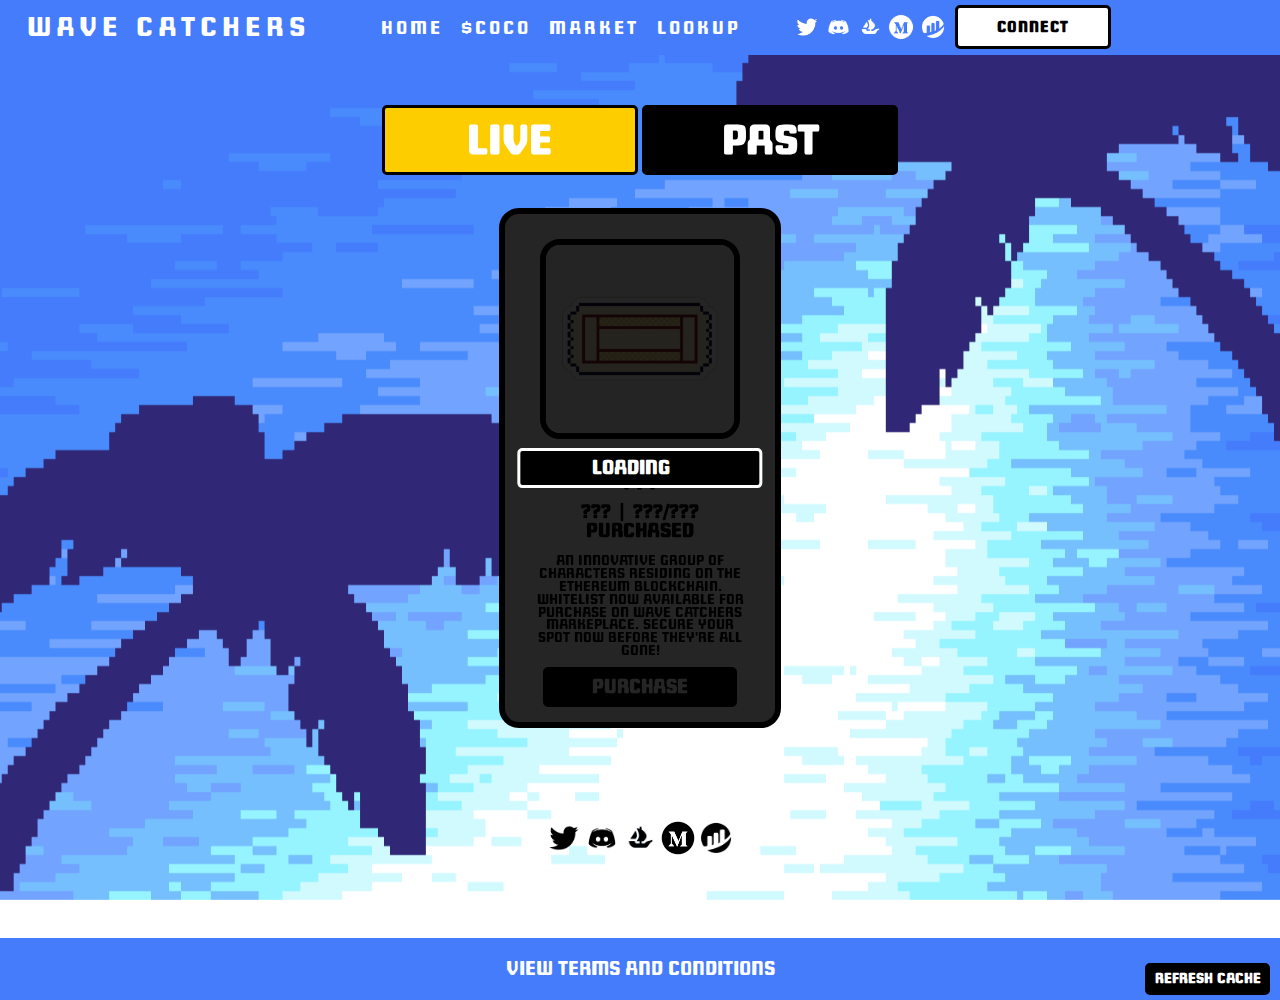
<file: no-connect-market.html>
<!DOCTYPE html>
<html data-wf-page="611d0d9b752438d09b44e08e" data-wf-site="611d0d9b752438eba744e08d">

<head>
   <meta charset="utf-8">
   <title>Wave Catchers</title>
   <meta content="3334 Wave Catchers grant you access to the first on-chain whitelist marketplace. Earn $COCO by holding. Never grind for a whitelist again." name="description">
   <meta content="Wave Catchers" property="og:title">
   <meta content="3334 Wave Catchers grant you access to the first on-chain whitelist marketplace. Earn $COCO by holding. Never grind for a whitelist again." property="og:description">
   <meta content="Wave Catchers" property="twitter:title">
   <meta content="3334 Wave Catchers grant you access to the first on-chain whitelist marketplace. Earn $COCO by holding. Never grind for a whitelist again." property="twitter:description">
   <meta property="og:type" content="website">
   <meta property="og:image" content="https://github.com/saintmaxi/wave-catchers/blob/main/images/ex1.jpeg?raw=true">
   <meta property="og:image:width" content="300">
   <meta property="og:image:height" content="300">
   <meta name="twitter:image" content="https://github.com/saintmaxi/wave-catchers/blob/main/images/ex1.jpeg?raw=true" />
   <meta content="width=device-width, initial-scale=1" name="viewport">
   <meta content="Webflow" name="generator">
   <link href="css/wave-catchers.css" rel="stylesheet" type="text/css">
   <link href="css/normalize.css" rel="stylesheet" type="text/css">
   <link href="css/index.css" rel="stylesheet" type="text/css">
   <link href="css/market.css" rel="stylesheet" type="text/css">
   <script
      type="text/javascript">!function (o, c) { var n = c.documentElement, t = " w-mod-"; n.className += t + "js", ("ontouchstart" in o || o.DocumentTouch && c instanceof DocumentTouch) && (n.className += t + "touch") }(window, document);</script>
   <link href="https://github.com/saintmaxi/wave-catchers/blob/main/images/ex1.jpeg?raw=true" rel="shortcut icon" type="image/x-icon">
   <link href="https://github.com/saintmaxi/wave-catchers/blob/main/images/ex1.jpeg?raw=true" rel="apple-touch-icon">
</head>

<body class="body">
   <div id="top">
      <div id="title-section" class="header">
         <div id="title">
            <a href="./index.html" class="title-link">WAVE CATCHERS</a>
         </div>
      </div>
      <div id="header" class="header hide-on-mobile">
         <div class="header-menu">
            <a href="./index.html" class="link">
               HOME
            </a>
         </div>
         <div class="header-menu">
            <a href="./coco.html" class="link">
               $COCO
            </a>
         </div>
         <div class="header-menu">
            <a href="./market.html" class="link">
               MARKET
            </a>
         </div>
         <div class="header-menu">
            <a href="./lookup.html" class="link">
               LOOKUP
            </a>
         </div>
      </div>
      <div class="hide-on-mobile" id="socials">
         <a href="https://twitter.com/wavecatchersnft" target="_blank" class="link w-inline-block">
            <img src="images/twitter-black.png" loading="lazy" alt="">
         </a>
         <a href="https://discord.gg/wavecatchers" target="_blank" class="link w-inline-block">
            <img src="images/dc-white.png" loading="lazy" alt="">
         </a>
         <a href="https://opensea.io/collection/wavecatchersofficial" target="_blank" class="link w-inline-block">
            <img src="images/os-transparent.png" loading="lazy" alt="" style="background-color: transparent;border-radius: 50%;">
         </a>
         <a href="https://wavecatchersnft.medium.com/" target="_blank" class="link w-inline-block">
            <img src="images/mediumWhite.png" loading="lazy" alt="">
         </a>
         <a href="https://etherscan.io/address/0x1a331c89898c37300ccce1298c62aefd3dfc016c" target="_blank" class="link w-inline-block">
            <img class="etherscan" src="images/etherscan-white.png" loading="lazy" alt="" style="border-radius: 50%;">
         </a>
      </div>
      <div id="desktop-wallet-connect-div">
         <button class="button hide-on-mobile clickable" id="account" href="#" onclick=connect()>CONNECT</button>
      </div>
      <div id="mobile-wallet-connect-div" class="hide-on-desktop">
         <button id="mobile-account" href="#" class="button" onclick=connect()>CONNECT WALLET</button>
         <button id="navbar" href="#" class="button" onclick="toggleMenu()"></button>
      </div>
      <div id="expand-container">
         <div id="mobile-nav-menu" class="collapsed">
            <div id="header" class="header hide-on-desktop">
               <div class="header-menu">
                  <a href="./index.html" class="link">
                     HOME
                  </a>
               </div>
               <div class="header-menu">
                  <a href="./coco.html" class="link">
                     $COCO
                  </a>
               </div>
               <div class="header-menu">
                  <a href="./market.html" class="link">
                     MARKET
                  </a>
               </div>
               <div class="header-menu">
                  <a href="./lookup.html" class="link">
                     LOOKUP
                  </a>
               </div>
            </div>
            <div class="hide-on-desktop" id="socials">
               <a href="https://twitter.com/wavecatchersnft" target="_blank" class="link w-inline-block">
                  <img src="images/twitter-black.png" loading="lazy" alt="">
               </a>
               <a href="https://discord.gg/wavecatchers" target="_blank" class="link w-inline-block">
                  <img src="images/dc-white.png" loading="lazy" alt="">
               </a>
               <a href="https://opensea.io/collection/wavecatchersofficial" target="_blank" class="link w-inline-block">
                  <img src="images/os-transparent.png" loading="lazy" alt="" style="background-color: transparent;border-radius: 50%;">
               </a>
               <a href="https://wavecatchersnft.medium.com/" target="_blank" class="link w-inline-block">
                  <img src="images/mediumWhite.png" loading="lazy" alt="">
               </a>
               <a href="https://etherscan.io/address/0x1a331c89898c37300ccce1298c62aefd3dfc016c" target="_blank" class="link w-inline-block">
                  <img class="etherscan" src="images/etherscan-white.png" loading="lazy" alt="" style="border-radius: 50%;">
               </a>
            </div>
         </div>
      </div>
   </div>
   <div id="approval-container" class="section body-section body-1 wf-section hidden">
      <div id="approval" class="container w-container box" style="text-align: center;">
         <h1>APPROVE MARKETPLACE</h1><br>
         <h3>In order to acquire WL slots with <img class="coco-icon" src="images/coco.png">, you must first approve the marketplace contract to spend your <img class="coco-icon" src="images/coco.png">.</h3><br>
         <button class="button" id="approval-button" onclick="approveCocoToMarket()">APPROVE</button>
      </div>
   </div>
   <div class="section body-section body-1 wf-section">
      <div id="selector-div">
         <button id="live-button" class="button active" onclick="showLive()">LIVE<span id="num-live"></span></button>
         <button id="past-button" class="button" onclick="showPast()">PAST<span id="num-past"></span></button>
      </div>
      <h2 id="scroll-indicator-live" style="text-align: center;color: white;"></h2>
      <h2 id="scroll-indicator-past" class="hidden" style="text-align: center;color: white;"></h2>
      <div id="live-collections">
         <div id="ex1" class="partner-collection example">
            <div class="cover">
               <button class="button" onclick="connect()">LOADING<span class="one">.</span><span class="two">.</span><span class="three">.</span></button>
            </div>
            <img class="collection-img" src="./images/ticket.jpeg">
            <div class="collection-info">
               <h3>???</h3>
               <h4>??? | ???/??? Purchased</h4>
               <div class="inside-text collection-description"> An innovative group of characters residing on the Ethereum blockchain. Whitelist now available for
                  purchase on Wave Catchers Markeplace. Secure your spot now before they're all gone!
               </div>
               <button class="button">PURCHASE</button>
            </div>
         </div>
      </div>
      <div id="past-collections" class="hidden">
         <div id="ex2" class="partner-collection example">
            <div class="cover">
               <button class="button" onclick="connect()">LOADING<span class="one">.</span><span class="two">.</span><span class="three">.</span></button>
            </div>
            <img class="collection-img" src="./images/ticket.jpeg">
            <div class="collection-info">
               <h3>???</h3>
               <h4>??? | ???/??? Purchased</h4>
               <div class="inside-text collection-description"> An innovative group of characters residing on the Ethereum blockchain. Whitelist now available for
                  purchase on Wave Catchers Markeplace. Secure your spot now before they're all gone!
               </div>
               <button class="button">VIEW ON OPENSEA</button>
            </div>
         </div>
      </div>
   </div>
   </div>
   <div>
      <div class="section body-section footer wf-section">
         <div class="container w-container footer-section">
            <div id="bottom-socials">
               <a href="https://twitter.com/wavecatchersnft" target="_blank" class="link">
                  <img src="images/twitter-white.png" loading="lazy" alt="">
               </a>
               <a href="https://discord.gg/wavecatchers" target="_blank" class="link">
                  <img src="images/dc-black.png" loading="lazy" alt="">
               </a>
               <a href="https://opensea.io/collection/wavecatchersofficial" target="_blank" class="link">
                  <img src="images/os-white.png" loading="lazy" alt="">
               </a>
               <a href="https://wavecatchersnft.medium.com/" target="_blank" class="link">
                  <img src="images/mediumBlack.png" loading="lazy" alt="">
               </a>
               <a href="https://etherscan.io/address/0x1a331c89898c37300ccce1298c62aefd3dfc016c" target="_blank" class="link w-inline-block">
                  <img class="etherscan" src="images/etherscan-black.png" loading="lazy" alt="" style="border-radius: 50%;">
               </a>
            </div>
         </div>
      </div>
   </div>
   <img src="images/WebsiteBG-mobile.png" loading="lazy" alt="" class="banner-img fixed-banner hide-on-desktop">
   <img src="images/WebsiteBG.png" loading="lazy" alt="" class="banner-img fixed-banner hide-on-mobile">
   <div id="copyright-div">
      <a href="./terms-and-conditions.html" class="link">VIEW TERMS AND CONDITIONS</a>
      <button class="button hide-on-mobile" id="clear-button" onclick="clearPendingTxs()">Refresh Cache</button>
   </div>
   <div id="pending-transactions"></div>
   <script src="https://d3e54v103j8qbb.cloudfront.net/js/jquery-3.5.1.min.dc5e7f18c8.js?site=611d0d9b752438eba744e08d"
      type="text/javascript" integrity="sha256-9/aliU8dGd2tb6OSsuzixeV4y/faTqgFtohetphbbj0="
      crossorigin="anonymous"></script>
   <script type="application/javascript" src="https://cdn-cors.ethers.io/lib/ethers-5.5.1.umd.min.js"></script>
   <link href="css/webflow.css" rel="stylesheet" type="text/css">
   <script src="./scripts/utils.js"></script>
   <script src="./scripts/noConnectMarketEthers.js"></script>
</body>

</html>
</file>
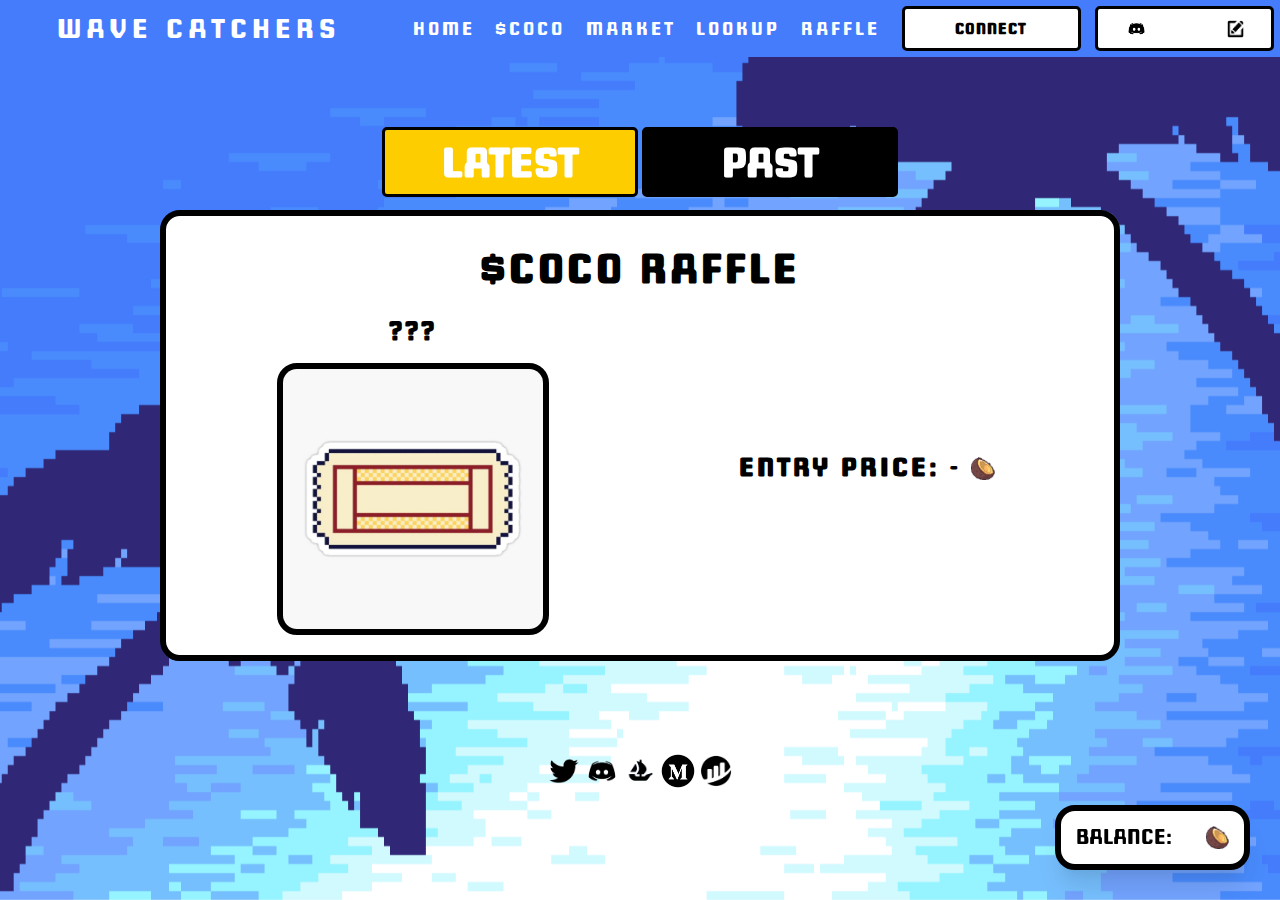
<file: raffle.html>
<!DOCTYPE html>
<html data-wf-page="611d0d9b752438d09b44e08e" data-wf-site="611d0d9b752438eba744e08d">

<head>
   <!-- Global site tag (gtag.js) - Google Analytics -->
   <script async src="https://www.googletagmanager.com/gtag/js?id=G-P0RH7VXSPC"></script>
   <script>
      window.dataLayer = window.dataLayer || [];
      function gtag(){dataLayer.push(arguments);}
      gtag('js', new Date());

      gtag('config', 'G-P0RH7VXSPC');
   </script>
   <meta charset="utf-8">
   <title>Wave Catchers | Raffle</title>
   <meta content="3334 Wave Catchers grant you access to the first on-chain whitelist marketplace. Earn $COCO by holding. Never grind for a whitelist again." name="description">
   <meta content="Wave Catchers | Raffle" property="og:title">
   <meta content="3334 Wave Catchers grant you access to the first on-chain whitelist marketplace. Earn $COCO by holding. Never grind for a whitelist again." property="og:description">
   <meta content="Wave Catchers | Raffle" property="twitter:title">
   <meta content="3334 Wave Catchers grant you access to the first on-chain whitelist marketplace. Earn $COCO by holding. Never grind for a whitelist again." property="twitter:description">
   <meta property="og:type" content="website">
   <meta property="og:image" content="https://github.com/saintmaxi/wave-catchers/blob/main/images/ex1.jpeg?raw=true">
   <meta property="og:image:width" content="300">
   <meta property="og:image:height" content="300">
   <meta name="twitter:image" content="https://github.com/saintmaxi/wave-catchers/blob/main/images/ex1.jpeg?raw=true" />
   <meta content="width=device-width, initial-scale=1" name="viewport">
   <meta content="Webflow" name="generator">
   <link href="css/wave-catchers.css" rel="stylesheet" type="text/css">
   <link href="css/normalize.css" rel="stylesheet" type="text/css">
   <link href="css/index.css" rel="stylesheet" type="text/css">
   <link href="css/market.css" rel="stylesheet" type="text/css">
   <link href="css/mint.css" rel="stylesheet" type="text/css">
   <link href="css/lookup.css" rel="stylesheet" type="text/css">
   <link href="css/raffle.css" rel="stylesheet" type="text/css">
   <script
      type="text/javascript">!function (o, c) { var n = c.documentElement, t = " w-mod-"; n.className += t + "js", ("ontouchstart" in o || o.DocumentTouch && c instanceof DocumentTouch) && (n.className += t + "touch") }(window, document);</script>
   <link href="https://github.com/saintmaxi/wave-catchers/blob/main/images/ex1.jpeg?raw=true" rel="shortcut icon" type="image/x-icon">
   <link href="https://github.com/saintmaxi/wave-catchers/blob/main/images/ex1.jpeg?raw=true" rel="apple-touch-icon">
</head>

<body class="body">
   <div id="top">
      <div id="title-section" class="header">
         <div id="title">
            <a href="./index.html" class="title-link">WAVE CATCHERS</a>
         </div>
      </div>
      <div id="header" class="header hide-on-mobile">
         <div class="header-menu">
            <a href="./index.html" class="link">
               HOME
            </a>
         </div>
         <div class="header-menu">
            <a href="./coco.html" class="link">
               $COCO
            </a>
         </div>
         <div class="header-menu">
            <a href="./market.html" class="link">
               MARKET
            </a>
         </div>
         <div class="header-menu">
            <a href="./lookup.html" class="link">
               LOOKUP
            </a>
         </div>
         <div class="header-menu">
            <a href="./raffle.html" class="link">
               RAFFLE
            </a>
         </div>
      </div>
<!-- <div class="hide-on-mobile" id="socials">
         <a href="https://twitter.com/wavecatchersnft" target="_blank" class="link w-inline-block">
            <img src="images/twitter-black.png" loading="lazy" alt="">
         </a>
         <a href="https://discord.gg/wavecatchers" target="_blank" class="link w-inline-block">
            <img src="images/dc-white.png" loading="lazy" alt="">
         </a>
         <a href="https://opensea.io/collection/wavecatchersofficial" target="_blank" class="link w-inline-block">
            <img src="images/os-transparent.png" loading="lazy" alt="" style="background-color: transparent;border-radius: 50%;">
         </a>
         <a href="https://wavecatchersnft.medium.com/" target="_blank" class="link w-inline-block">
            <img src="images/mediumWhite.png" loading="lazy" alt="">
         </a>
         <a href="https://etherscan.io/address/0x1a331c89898c37300ccce1298c62aefd3dfc016c" target="_blank" class="link w-inline-block">
            <img class="etherscan" src="images/etherscan-white.png" loading="lazy" alt="" style="border-radius: 50%;">
         </a>
      </div> -->
      <div id="desktop-wallet-connect-div">
         <button class="button hide-on-mobile clickable" id="account" href="#" onclick=connect()>
            <span id="account-text">CONNECT</span>
         </button>
         <button class="button hide-on-mobile" id="discord" onclick="promptForDiscord()">
            <img id="discord-img" src="./images/dc-black.png">
            <span id="discord-text"></span>
            <img id="edit-img" src="./images/edit.png">
         </button>
      </div>
      <div id="mobile-wallet-connect-div" class="hide-on-desktop">
         <button id="mobile-account" href="#" class="button" onclick=connect()>
            <span id="mobile-account-text">CONNECT</span>
         </button>
         <button class="button" id="discord-mobile" onclick="promptForDiscord()">
            <img id="discord-img" src="./images/dc-black.png">
            <span id="discord-text-mobile"></span>
            <img id="edit-img" src="./images/edit.png">
         </button>
         <button id="navbar" href="#" class="button" onclick="toggleMenu()"></button>
      </div>
      <div id="expand-container">
         <div id="mobile-nav-menu" class="collapsed">
            <div id="header" class="header hide-on-desktop">
               <div class="header-menu">
                  <a href="./index.html" class="link">
                     HOME
                  </a>
               </div>
               <div class="header-menu">
                  <a href="./coco.html" class="link">
                     $COCO
                  </a>
               </div>
               <div class="header-menu">
                  <a href="./market.html" class="link">
                     MARKET
                  </a>
               </div>
               <div class="header-menu">
                  <a href="./lookup.html" class="link">
                     LOOKUP
                  </a>
               </div>
               <div class="header-menu">
                  <a href="./raffle.html" class="link">
                     RAFFLE
                  </a>
               </div>
            </div>
            <div class="hide-on-desktop" id="socials">
               <a href="https://twitter.com/wavecatchersnft" target="_blank" class="link w-inline-block">
                  <img src="images/twitter-black.png" loading="lazy" alt="">
               </a>
               <a href="https://discord.gg/wavecatchers" target="_blank" class="link w-inline-block">
                  <img src="images/dc-white.png" loading="lazy" alt="">
               </a>
               <a href="https://opensea.io/collection/wavecatchersofficial" target="_blank" class="link w-inline-block">
                  <img src="images/os-transparent.png" loading="lazy" alt="" style="background-color: transparent;border-radius: 50%;">
               </a>
               <a href="https://wavecatchersnft.medium.com/" target="_blank" class="link w-inline-block">
                  <img src="images/mediumWhite.png" loading="lazy" alt="">
               </a>
               <a href="https://etherscan.io/address/0x1a331c89898c37300ccce1298c62aefd3dfc016c" target="_blank" class="link w-inline-block">
                  <img class="etherscan" src="images/etherscan-white.png" loading="lazy" alt="" style="border-radius: 50%;">
               </a>
            </div>
         </div>
      </div>
   </div>
   <br>
   <div id="approval-container" class="section body-section body-1 wf-section hidden">
      <div id="approval" class="container w-container box" style="text-align: center;">
         <h1>APPROVE MARKETPLACE</h1><br>
         <h3>In order to enter raffles with <img class="coco-icon" src="images/coco.png">, you must first approve the V2 marketplace contract to spend your <img class="coco-icon" src="images/coco.png">.</h3><br>
         <button class="button" id="approval-button" onclick="approveCocoToMarket()">APPROVE V2</button>
      </div>
   </div>
   <div class="section body-section body-1 wf-section">
      <div id="selector-div">
         <button id="live-button" class="button active" onclick="showLiveRaffles()">LATEST<span id="num-live"></span></button>
         <button id="past-button" class="button" onclick="showPastRaffles()">PAST<span id="num-past"></span></button>
      </div>
      <div id="live-raffles">
         <div id="raffle" class="container w-container box"  style="text-align: center;">
            <h1><span class="hide-on-mobile">$COCO</span> RAFFLE</h1>
            <div id="raffle-div-container">
               <div class="raffle-div">
                  <h2 id="raffle-title">???</h2>
                  <img src="./images/ticket.jpeg" id="current-raffle-img">
                  <h2 id="time-left-div" class="hidden">
                     <span id="time-left">-</span>
                  </h2>
               </div>
               <div class="raffle-div">
                  <h2>ENTRY PRICE: <span id="base-raffle-price">-</span> <img src="./images/coco.png" class="coco-icon"></h2>
                  <h2 id="total-price" class="hidden">TOTAL: <span id="raffle-price">-</span> <img src="./images/coco.png" class="coco-icon"></h2>
                  <h2 id="max-msg"></h2>
                  <h2 id="your-entries"></h2>
                  <h2 id="total-entries"></h2>
                  <input min=1 type="number" id="entry-num" class="hidden" placeholder="# of Entries" value="">
                  <button id="enter-button" class="button hidden" onclick="enterRaffle()">ENTER</button>
                  <button id="enter-with-name-button" class="button hidden" onclick="enterRaffleWithName()">ENTER</button>
                  <button id="connect-button" class="button hidden" onclick="connect()">CONNECT</button>
                  <button id="entered-button" class="button purchased hidden">ENTERED!</button>
               </div>
            </div>
      </div>
      </div>
      <div id="past-raffles" class="hidden">
         <div id="ex2" class="partner-collection example">
            <div class="cover">
               <button class="button">LOADING<span class="one">.</span><span class="two">.</span><span class="three">.</span></button>
            </div>
            <img class="collection-img" src="./images/ticket.jpeg">
            <div class="collection-info">
               <h3>???</h3>
               <button class="button">EXPIRED</button>
            </div>
         </div>
      </div>
   </div>
   <!-- <div id="mint-container" class="section body-section body-1 wf-section">
      <div id="mint" class="container w-container box"  style="text-align: center;">
            <h1>$COCO RAFFLE</h1>
            <br>
            <img src="./images/ticket.jpeg" id="current-raffle-img">
            <h2>ENTRY PRICE: <span id="base-raffle-price">-</span> <img src="./images/coco.png" class="coco-icon"></h2>
            <h2 id="total-price" class="hidden">TOTAL PRICE: <span id="raffle-price">-</span> <img src="./images/coco.png" class="coco-icon"></h2>
            <input min=1 type="number" id="entry-num" class="hidden" placeholder="# of Entries" value="">
            <button id="lookup-button" class="button" onclick="enterRaffle()">ENTER</button>
      </div>
   </div> -->
   <img src="images/WebsiteBG-mobile.png" loading="lazy" alt="" class="banner-img fixed-banner hide-on-desktop">
   <img src="images/WebsiteBG.png" loading="lazy" alt="" class="banner-img fixed-banner hide-on-mobile">
   <div class="coco-balance-float">
      <div>Balance: <span id="coco-balance"><span class="one">.</span><span class="two">.</span><span class="three">.</span></span></div>
      <img class="coco-icon" src="./images/coco.png">
   </div>
   <div>
      <div class="section body-section footer wf-section">
         <div class="container w-container footer-section">
            <div id="bottom-socials">
               <a href="https://twitter.com/wavecatchersnft" target="_blank" class="link">
                  <img src="images/twitter-white.png" loading="lazy" alt="">
               </a>
               <a href="https://discord.gg/wavecatchers" target="_blank" class="link">
                  <img src="images/dc-black.png" loading="lazy" alt="">
               </a>
               <a href="https://opensea.io/collection/wavecatchersofficial" target="_blank" class="link">
                  <img src="images/os-white.png" loading="lazy" alt="">
               </a>
               <a href="https://wavecatchersnft.medium.com/" target="_blank" class="link">
                  <img src="images/mediumBlack.png" loading="lazy" alt="">
               </a>
               <a href="https://etherscan.io/address/0x1a331c89898c37300ccce1298c62aefd3dfc016c" target="_blank" class="link w-inline-block">
                  <img class="etherscan" src="images/etherscan-black.png" loading="lazy" alt="" style="border-radius: 50%;">
               </a>
            </div>
         </div>
      </div>
   </div>
   <div class="hidden" id="copyright-div">
      <a href="./terms-and-conditions.html" class="link">VIEW TERMS AND CONDITIONS</a>
      <button class="button hide-on-mobile" id="clear-button" onclick="clearPendingTxs()">Refresh Cache</button>
   </div>
   <div id="pending-transactions"></div>
   <script src="https://d3e54v103j8qbb.cloudfront.net/js/jquery-3.5.1.min.dc5e7f18c8.js?site=611d0d9b752438eba744e08d"
      type="text/javascript" integrity="sha256-9/aliU8dGd2tb6OSsuzixeV4y/faTqgFtohetphbbj0="
      crossorigin="anonymous"></script>
   <script type="application/javascript" src="https://cdn-cors.ethers.io/lib/ethers-5.5.1.umd.min.js"></script>
   <link href="css/webflow.css" rel="stylesheet" type="text/css">
   <script src="./scripts/utils.js"></script>
   <script src="./scripts/raffleEthers.js"></script>
</body>

</html>
</file>
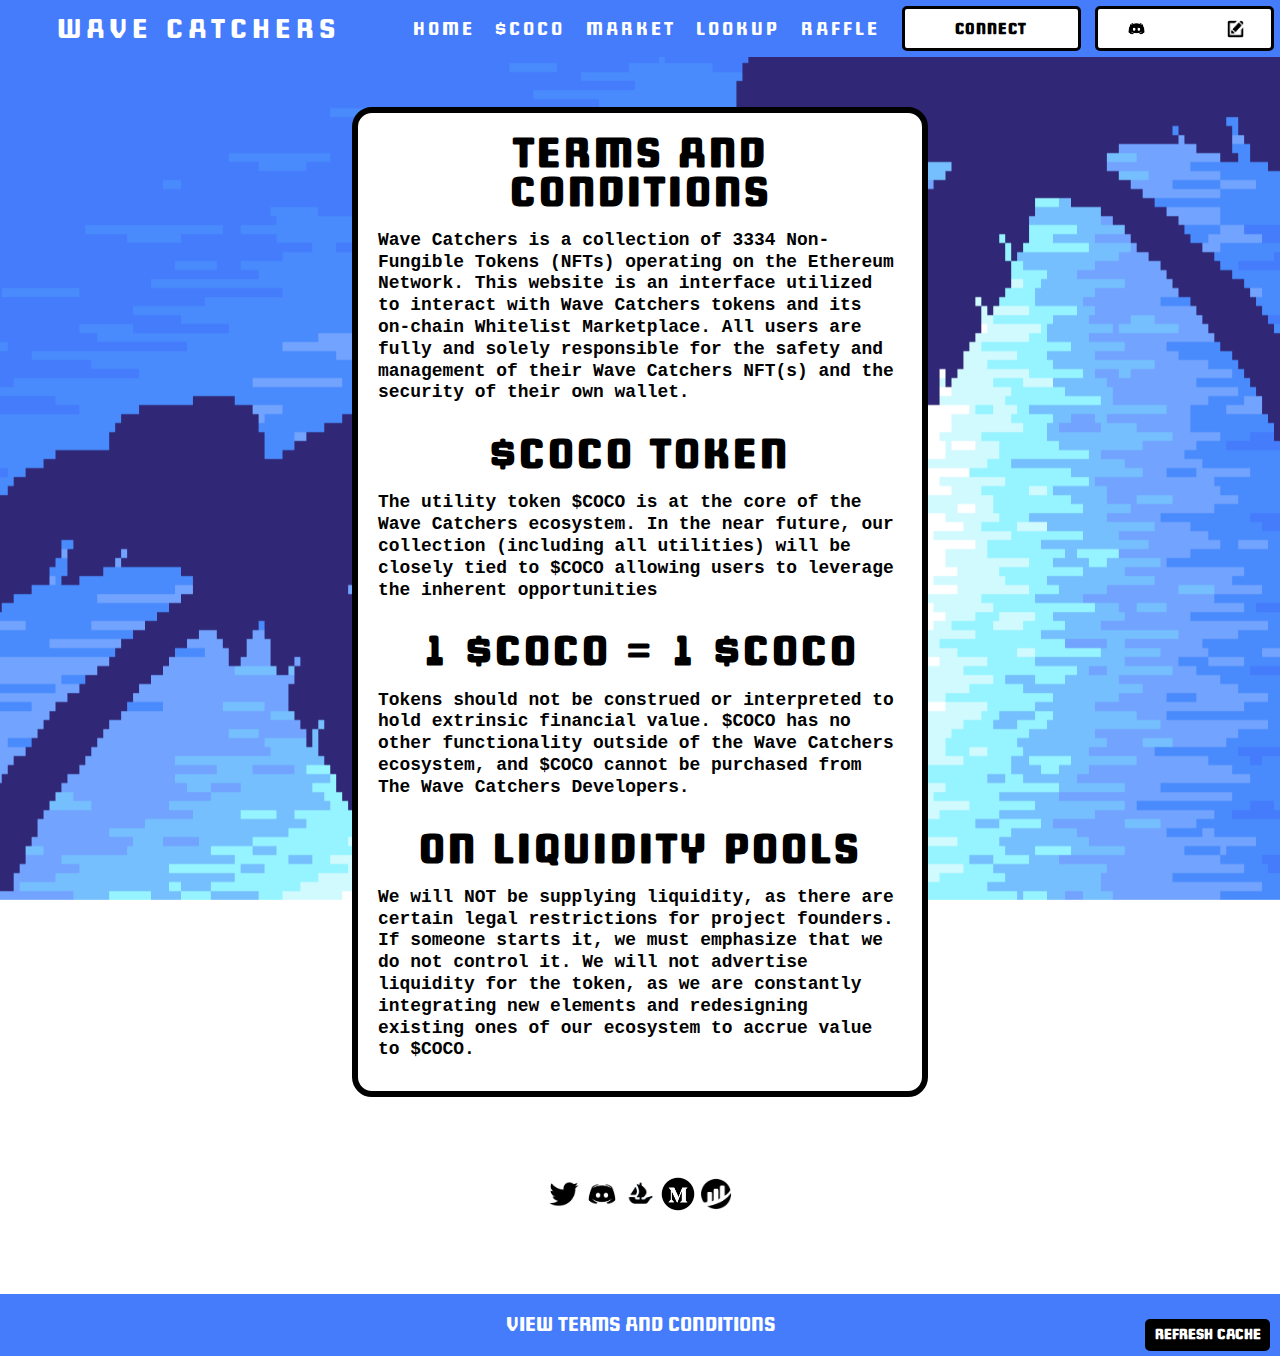
<file: terms-and-conditions.html>
<!DOCTYPE html>
<html data-wf-page="611d0d9b752438d09b44e08e" data-wf-site="611d0d9b752438eba744e08d">

<head>
   <!-- Global site tag (gtag.js) - Google Analytics -->
   <script async src="https://www.googletagmanager.com/gtag/js?id=G-P0RH7VXSPC"></script>
   <script>
      window.dataLayer = window.dataLayer || [];
      function gtag(){dataLayer.push(arguments);}
      gtag('js', new Date());

      gtag('config', 'G-P0RH7VXSPC');
   </script>
   <meta charset="utf-8">
   <title>Wave Catchers | Terms</title>
   <meta content="3334 Wave Catchers grant you access to the first on-chain whitelist marketplace. Earn $COCO by holding. Never grind for a whitelist again." name="description">
   <meta content="Wave Catchers | Terms" property="og:title">
   <meta content="3334 Wave Catchers grant you access to the first on-chain whitelist marketplace. Earn $COCO by holding. Never grind for a whitelist again." property="og:description">
   <meta content="Wave Catchers | Terms" property="twitter:title">
   <meta content="3334 Wave Catchers grant you access to the first on-chain whitelist marketplace. Earn $COCO by holding. Never grind for a whitelist again." property="twitter:description">
   <meta property="og:type" content="website">
   <meta property="og:image" content="https://github.com/saintmaxi/wave-catchers/blob/main/images/ex1.jpeg?raw=true">
   <meta property="og:image:width" content="300">
   <meta property="og:image:height" content="300">
   <meta name="twitter:image" content="https://github.com/saintmaxi/wave-catchers/blob/main/images/ex1.jpeg?raw=true" />
   <meta content="width=device-width, initial-scale=1" name="viewport">
   <meta content="Webflow" name="generator">
   <link href="css/wave-catchers.css" rel="stylesheet" type="text/css">
   <link href="css/normalize.css" rel="stylesheet" type="text/css">
   <link href="css/index.css" rel="stylesheet" type="text/css">
   <link href="css/mint.css" rel="stylesheet" type="text/css">
   <link href="css/toc.css" rel="stylesheet" type="text/css">
   <script
      type="text/javascript">!function (o, c) { var n = c.documentElement, t = " w-mod-"; n.className += t + "js", ("ontouchstart" in o || o.DocumentTouch && c instanceof DocumentTouch) && (n.className += t + "touch") }(window, document);</script>
   <link href="https://github.com/saintmaxi/wave-catchers/blob/main/images/ex1.jpeg?raw=true" rel="shortcut icon" type="image/x-icon">
   <link href="https://github.com/saintmaxi/wave-catchers/blob/main/images/ex1.jpeg?raw=true" rel="apple-touch-icon">
</head>

<body class="body">
   <div id="top">
      <div id="title-section" class="header">
         <div id="title">
            <a href="./index.html" class="title-link">WAVE CATCHERS</a>
         </div>
      </div>
      <div id="header" class="header hide-on-mobile">
         <div class="header-menu">
            <a href="./index.html" class="link">
               HOME
            </a>
         </div>
         <div class="header-menu">
            <a href="./coco.html" class="link">
               $COCO
            </a>
         </div>
         <div class="header-menu">
            <a href="./market.html" class="link">
               MARKET
            </a>
         </div>
         <div class="header-menu">
            <a href="./lookup.html" class="link">
               LOOKUP
            </a>
         </div>
         <div class="header-menu">
            <a href="./raffle.html" class="link">
               RAFFLE
            </a>
         </div>
      </div>
     <!-- <div class="hide-on-mobile" id="socials">
         <a href="https://twitter.com/wavecatchersnft" target="_blank" class="link w-inline-block">
            <img src="images/twitter-black.png" loading="lazy" alt="">
         </a>
         <a href="https://discord.gg/wavecatchers" target="_blank" class="link w-inline-block">
            <img src="images/dc-white.png" loading="lazy" alt="">
         </a>
         <a href="https://opensea.io/collection/wavecatchersofficial" target="_blank" class="link w-inline-block">
            <img src="images/os-transparent.png" loading="lazy" alt="" style="background-color: transparent;border-radius: 50%;">
         </a>
         <a href="https://wavecatchersnft.medium.com/" target="_blank" class="link w-inline-block">
            <img src="images/mediumWhite.png" loading="lazy" alt="">
         </a>
         <a href="https://etherscan.io/address/0x1a331c89898c37300ccce1298c62aefd3dfc016c" target="_blank" class="link w-inline-block">
            <img class="etherscan" src="images/etherscan-white.png" loading="lazy" alt="" style="border-radius: 50%;">
         </a>
      </div> -->
      <div id="desktop-wallet-connect-div">
         <button class="button hide-on-mobile clickable" id="account" href="#" onclick=connect()>
            <span id="account-text">CONNECT</span>
         </button>
         <button class="button hide-on-mobile" id="discord" onclick="promptForDiscord()">
            <img id="discord-img" src="./images/dc-black.png">
            <span id="discord-text"></span>
            <img id="edit-img" src="./images/edit.png">
         </button>
      </div>
      <div id="mobile-wallet-connect-div" class="hide-on-desktop">
         <button id="mobile-account" href="#" class="button" onclick=connect()>
            <span id="mobile-account-text">CONNECT</span>
         </button>
         <button class="button" id="discord-mobile" onclick="promptForDiscord()">
            <img id="discord-img" src="./images/dc-black.png">
            <span id="discord-text-mobile"></span>
            <img id="edit-img" src="./images/edit.png">
         </button>
         <button id="navbar" href="#" class="button" onclick="toggleMenu()"></button>
      </div>
      <div id="expand-container">
         <div id="mobile-nav-menu" class="collapsed">
            <div id="header" class="header hide-on-desktop">
               <div class="header-menu">
                  <a href="./index.html" class="link">
                     HOME
                  </a>
               </div>
               <div class="header-menu">
                  <a href="./coco.html" class="link">
                     $COCO
                  </a>
               </div>
               <div class="header-menu">
                  <a href="./market.html" class="link">
                     MARKET
                  </a>
               </div>
               <div class="header-menu">
                  <a href="./lookup.html" class="link">
                     LOOKUP
                  </a>
               </div>
               <div class="header-menu">
                  <a href="./raffle.html" class="link">
                     RAFFLE
                  </a>
               </div>
            </div>
            <div class="hide-on-desktop" id="socials">
               <a href="https://twitter.com/wavecatchersnft" target="_blank" class="link w-inline-block">
                  <img src="images/twitter-black.png" loading="lazy" alt="">
               </a>
               <a href="https://discord.gg/wavecatchers" target="_blank" class="link w-inline-block">
                  <img src="images/dc-white.png" loading="lazy" alt="">
               </a>
               <a href="https://opensea.io/collection/wavecatchersofficial" target="_blank" class="link w-inline-block">
                  <img src="images/os-transparent.png" loading="lazy" alt="" style="background-color: transparent;border-radius: 50%;">
               </a>
               <a href="https://wavecatchersnft.medium.com/" target="_blank" class="link w-inline-block">
                  <img src="images/mediumWhite.png" loading="lazy" alt="">
               </a>
               <a href="https://etherscan.io/address/0x1a331c89898c37300ccce1298c62aefd3dfc016c" target="_blank" class="link w-inline-block">
                  <img class="etherscan" src="images/etherscan-white.png" loading="lazy" alt="" style="border-radius: 50%;">
               </a>
            </div>
         </div>
      </div>
   </div>
   <div id="mint-container" class="section body-section body-1 wf-section" style="text-align: center;">
      <div id="mint" class="container w-container box">
            <h1>Terms and Conditions</h1>
            <br>
            <p>
               Wave Catchers is a collection of 3334 Non-Fungible Tokens (NFTs) operating on the Ethereum Network. This website is an interface utilized to interact with Wave Catchers tokens and its on-chain Whitelist Marketplace. All users are fully and solely responsible for the safety and management of their Wave Catchers NFT(s) and the security of their own wallet.
            </p>
            <br>
            <h1>$COCO Token</h1>
            <br>
            <p>The utility token $COCO is at the core of the Wave Catchers ecosystem. In the near future, our collection (including all utilities) will be closely tied to $COCO allowing users to leverage the inherent opportunities</p>
            <br>
            <h1>1 $COCO = 1 $COCO</h1>
            <br>
            <p>
               Tokens should not be construed or interpreted to hold extrinsic financial value. $COCO has no other functionality outside of the Wave Catchers ecosystem, and $COCO cannot be purchased from The Wave Catchers Developers.
            </p>
            <br>
            <h1>On Liquidity Pools</h1>
            <br>
            <p>
               We will NOT be supplying liquidity, as there are certain legal restrictions for project founders. If someone starts it, we must emphasize that we do not control it. We will not advertise liquidity for the token, as we are constantly integrating new elements and redesigning existing ones of our ecosystem to accrue value to $COCO.
            </p>            
      </div>
   </div>
   <img src="images/WebsiteBG-mobile.png" loading="lazy" alt="" class="banner-img fixed-banner hide-on-desktop">
   <img src="images/WebsiteBG.png" loading="lazy" alt="" class="banner-img fixed-banner hide-on-mobile">
   <div>
      <div class="section body-section footer wf-section">
         <div class="container w-container footer-section">
            <div id="bottom-socials">
               <a href="https://twitter.com/wavecatchersnft" target="_blank" class="link">
                  <img src="images/twitter-white.png" loading="lazy" alt="">
               </a>
               <a href="https://discord.gg/wavecatchers" target="_blank" class="link">
                  <img src="images/dc-black.png" loading="lazy" alt="">
               </a>
               <a href="https://opensea.io/collection/wavecatchersofficial" target="_blank" class="link">
                  <img src="images/os-white.png" loading="lazy" alt="">
               </a>
               <a href="https://wavecatchersnft.medium.com/" target="_blank" class="link">
                  <img src="images/mediumBlack.png" loading="lazy" alt="">
               </a>
               <a href="https://etherscan.io/address/0x1a331c89898c37300ccce1298c62aefd3dfc016c" target="_blank" class="link w-inline-block">
                  <img class="etherscan" src="images/etherscan-black.png" loading="lazy" alt="" style="border-radius: 50%;">
               </a>
            </div>
         </div>
      </div>
   </div>
   <div id="copyright-div">
      <a href="./terms-and-conditions.html" class="link">VIEW TERMS AND CONDITIONS</a>
      <button class="button hide-on-mobile" id="clear-button" onclick="clearPendingTxs()">Refresh Cache</button>
   </div>
   <div id="pending-transactions"></div>
   <script src="https://d3e54v103j8qbb.cloudfront.net/js/jquery-3.5.1.min.dc5e7f18c8.js?site=611d0d9b752438eba744e08d"
      type="text/javascript" integrity="sha256-9/aliU8dGd2tb6OSsuzixeV4y/faTqgFtohetphbbj0="
      crossorigin="anonymous"></script>
   <script type="application/javascript" src="https://cdn-cors.ethers.io/lib/ethers-5.5.1.umd.min.js"></script>
   <link href="css/webflow.css" rel="stylesheet" type="text/css">
   <script src="./scripts/utils.js"></script>
   <script src="./scripts/mintEthers.js"></script>
</body>

</html>
</file>
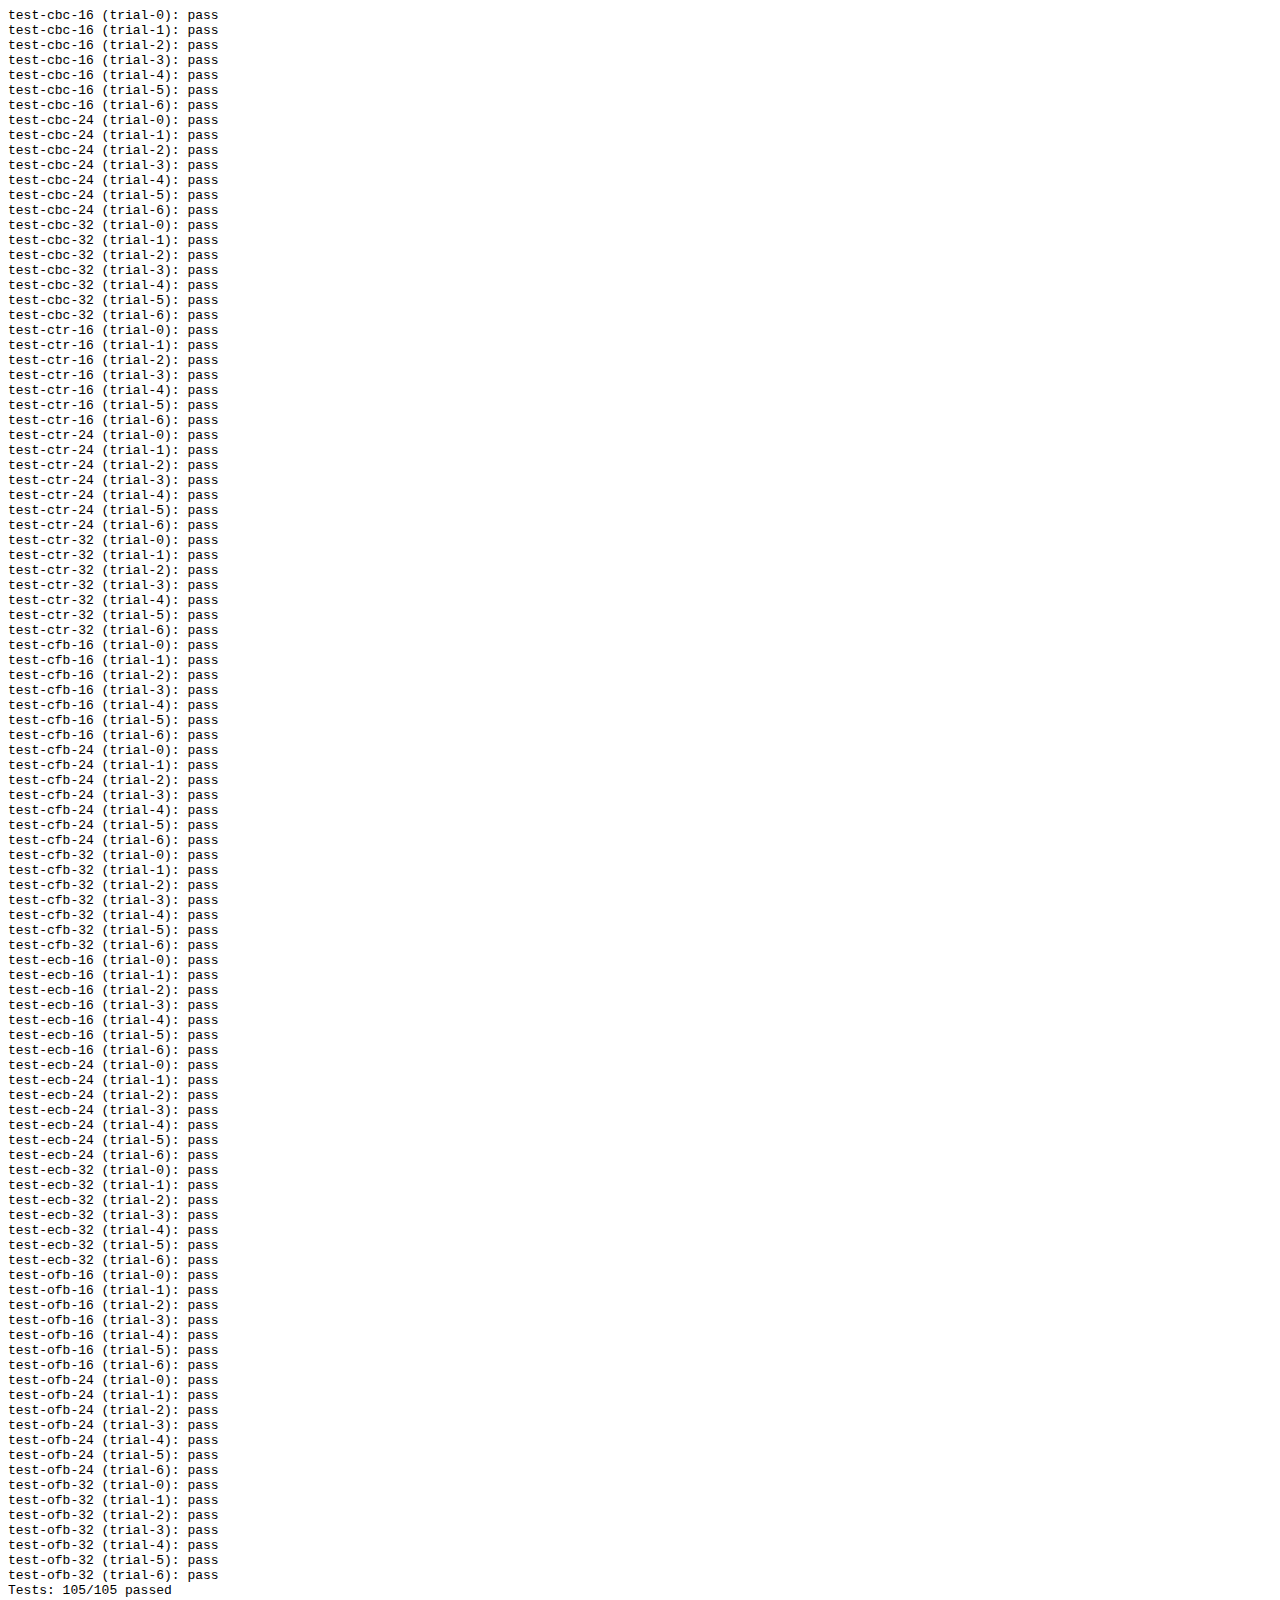
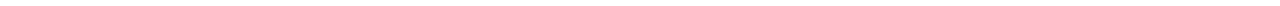
<file: .netlify/functions/node_modules/aes-js/test/test.html>
<html>
  <body>
    <div style="font-family: monospace" id="console"></div>
    <script type="text/javascript" src="../index.js"></script>
    <script type="text/javascript">
      var Console = document.getElementById('console');

      function bufferEquals(a, b) {
          if (a.length != b.length) { return false; }
          for (var i = 0; i < a.length; i++) {
              if (a[i] != b[i]) { return false; }
          }
          return true;
      }

      // http://stackoverflow.com/questions/9838812/how-can-i-open-a-json-file-in-javascript-without-jquery
      function loadJSON(path, success, error) {
        var xhr = new XMLHttpRequest();
        xhr.onreadystatechange = function()
        {
          if (xhr.readyState === XMLHttpRequest.DONE) {
            if (xhr.status === 200 || xhr.status == 0) {
              if (success) {
                success(JSON.parse(xhr.responseText));
              }
            } else {
              if (error) {
                error(xhr);
              }
            }
          }
        };
        xhr.open("GET", path, true);
        xhr.send();
      }

      function runTest(options) {

          var modeOfOperation = options.modeOfOperation;
          var mo = aesjs.ModeOfOperation[modeOfOperation];

          return function (test) {
              var func;
              switch (modeOfOperation) {
                  case 'ecb':
                      func = function() { return new mo(options.key); }
                      break;
                  case 'cfb':
                      func = function() { return new mo(options.key, options.iv, options.segmentSize); }
                      break;
                  case 'ofb':
                  case 'cbc':
                      func = function() { return new mo(options.key, options.iv); }
                      break;
                  case 'ctr':
                      func = function() { return new mo(options.key, new aesjs.Counter(0)); }
                      break;
                  default:
                      throw new Error('unknwon mode of operation')
              }

              var encrypter = func(), decrypter = func();
              var totalDiffers = 0;
              for (var i = 0; i < options.plaintext.length; i++) {
                  var ciphertext2 = encrypter.encrypt(options.plaintext[i]);
                  if (!bufferEquals(ciphertext2, options.encrypted[i])) {
                      return "encrypt failed to match test vector";
                  }

                  var plaintext2 = decrypter.decrypt(ciphertext2);
                   if (!bufferEquals(plaintext2, options.plaintext[i])) {
                      return "decrypt failed to match original text";
                  }
              }

              return "pass";
          }
      }



      loadJSON('test-vectors.json', function(data) {
          var passed = 0;

          var trials = {};
          for (var i = 0; i < data.length; i++) {
              var test = data[i];
              name = 'test-' + test.modeOfOperation + '-' + test.key.length;

              if (trials[name] == null) { trials[name] = 0; }
              var trial = trials[name]++;

              var result = runTest(test)();
              Console.innerHTML += name + ' (trial-' + (trial) + '): ' + result + '<br />';
              if (result == 'pass') { passed++; }
          }
          Console.innerHTML += 'Tests: ' + passed + '/' + data.length + ' passed' + '<br />';
      
      }, function(error) {
          console.log(error);
      });
    </script>
  </body>
</html>
</file>
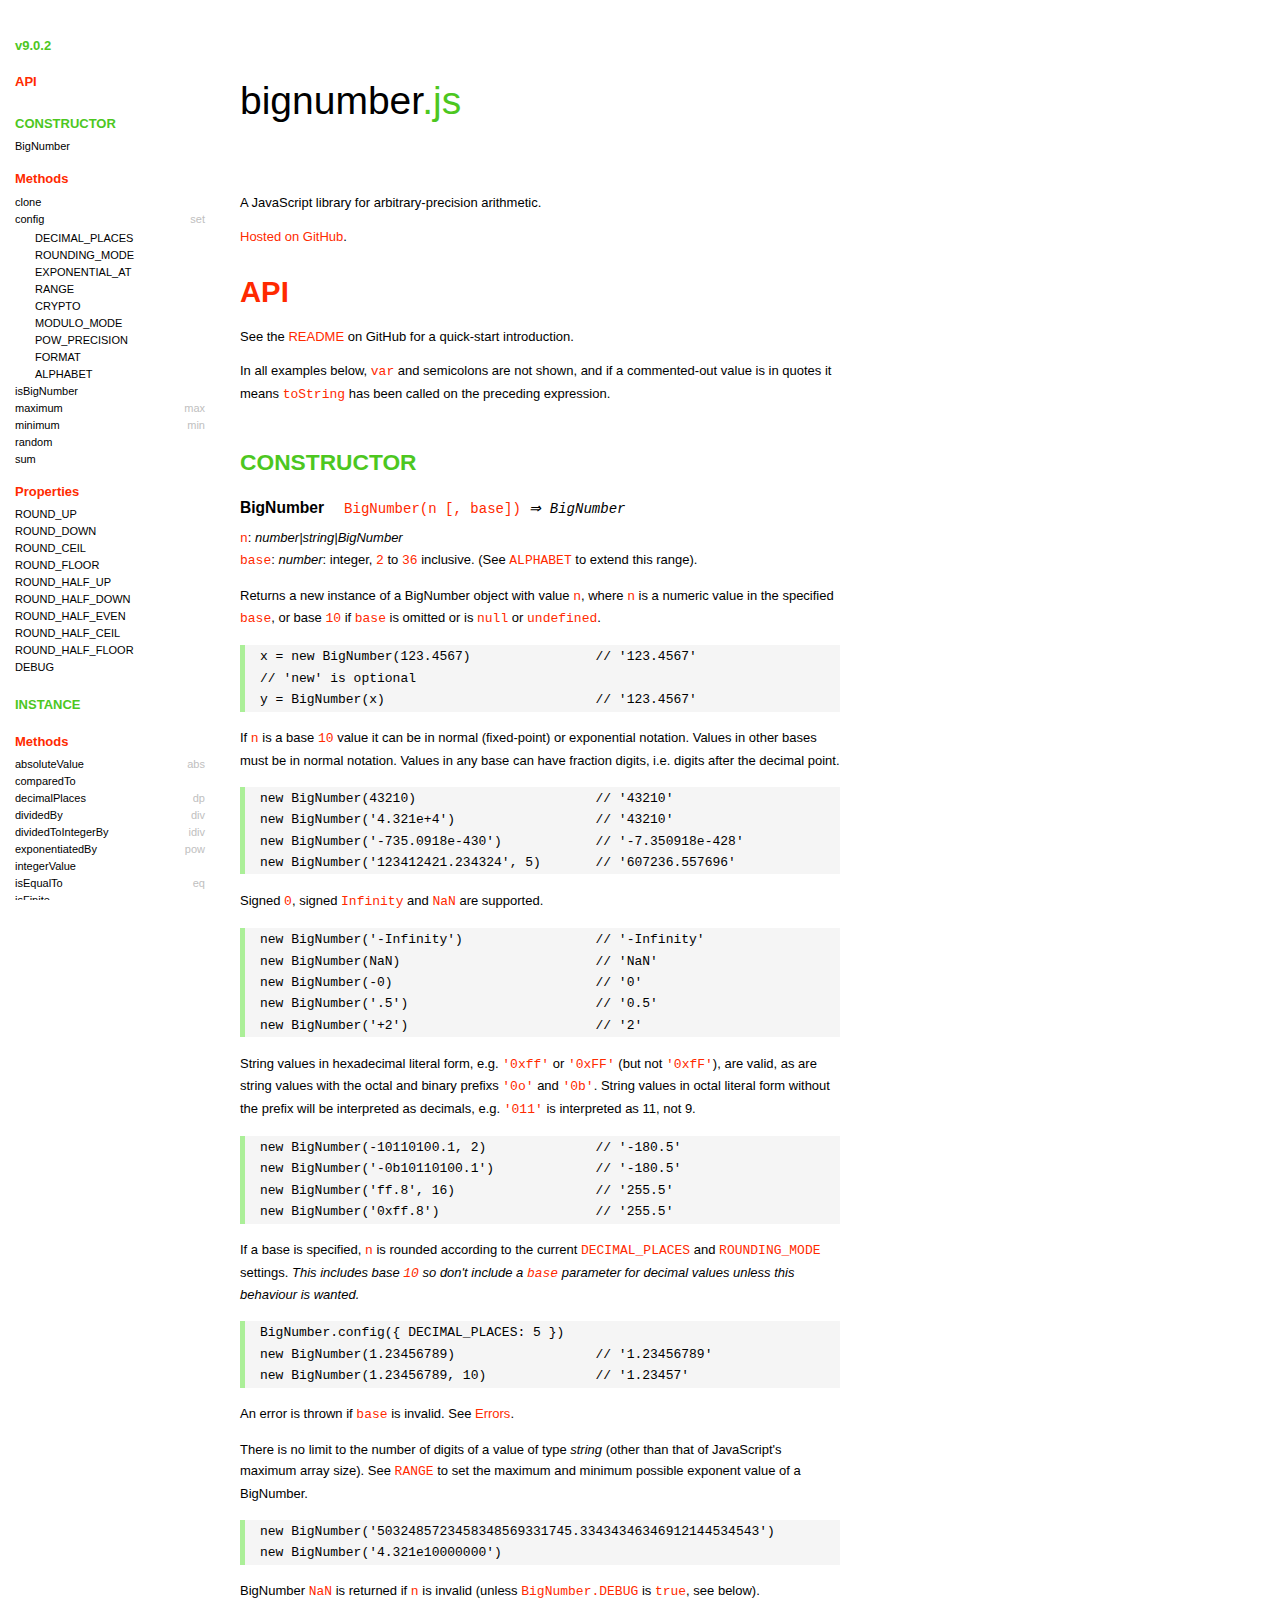
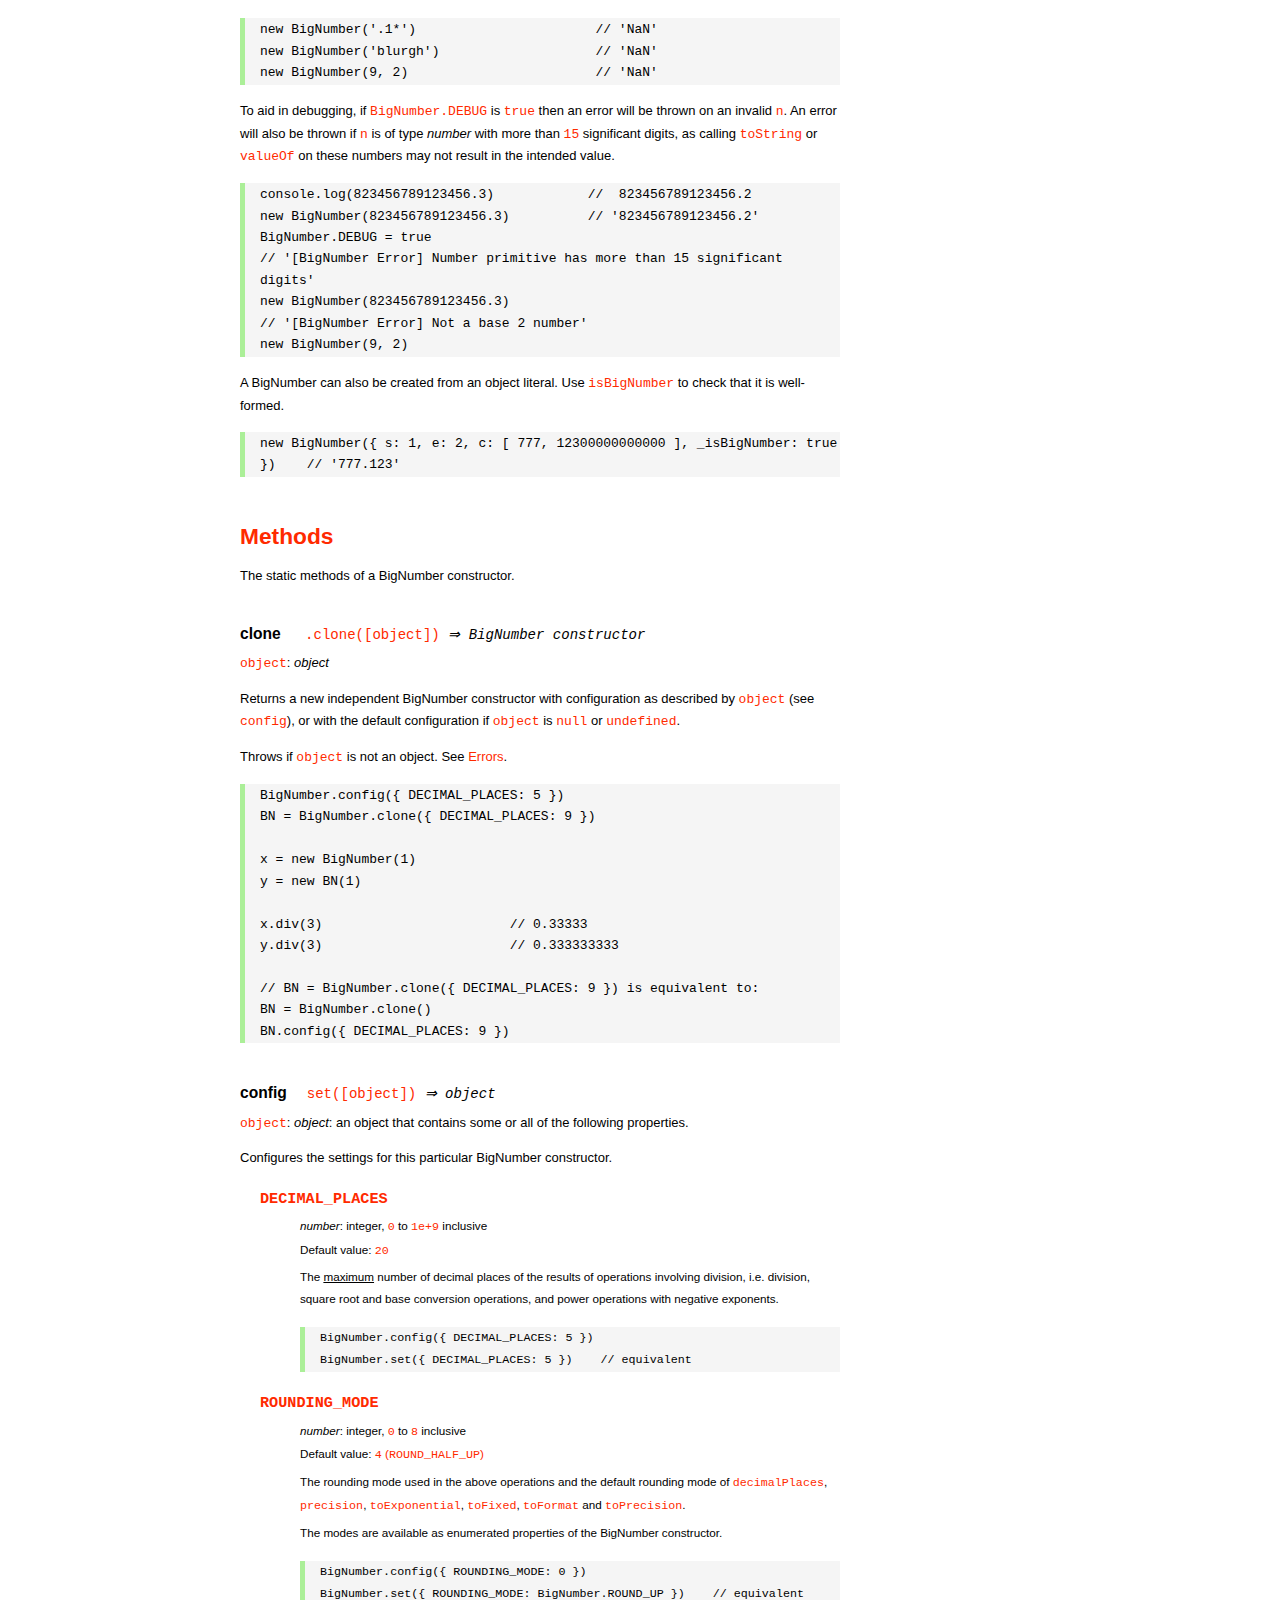
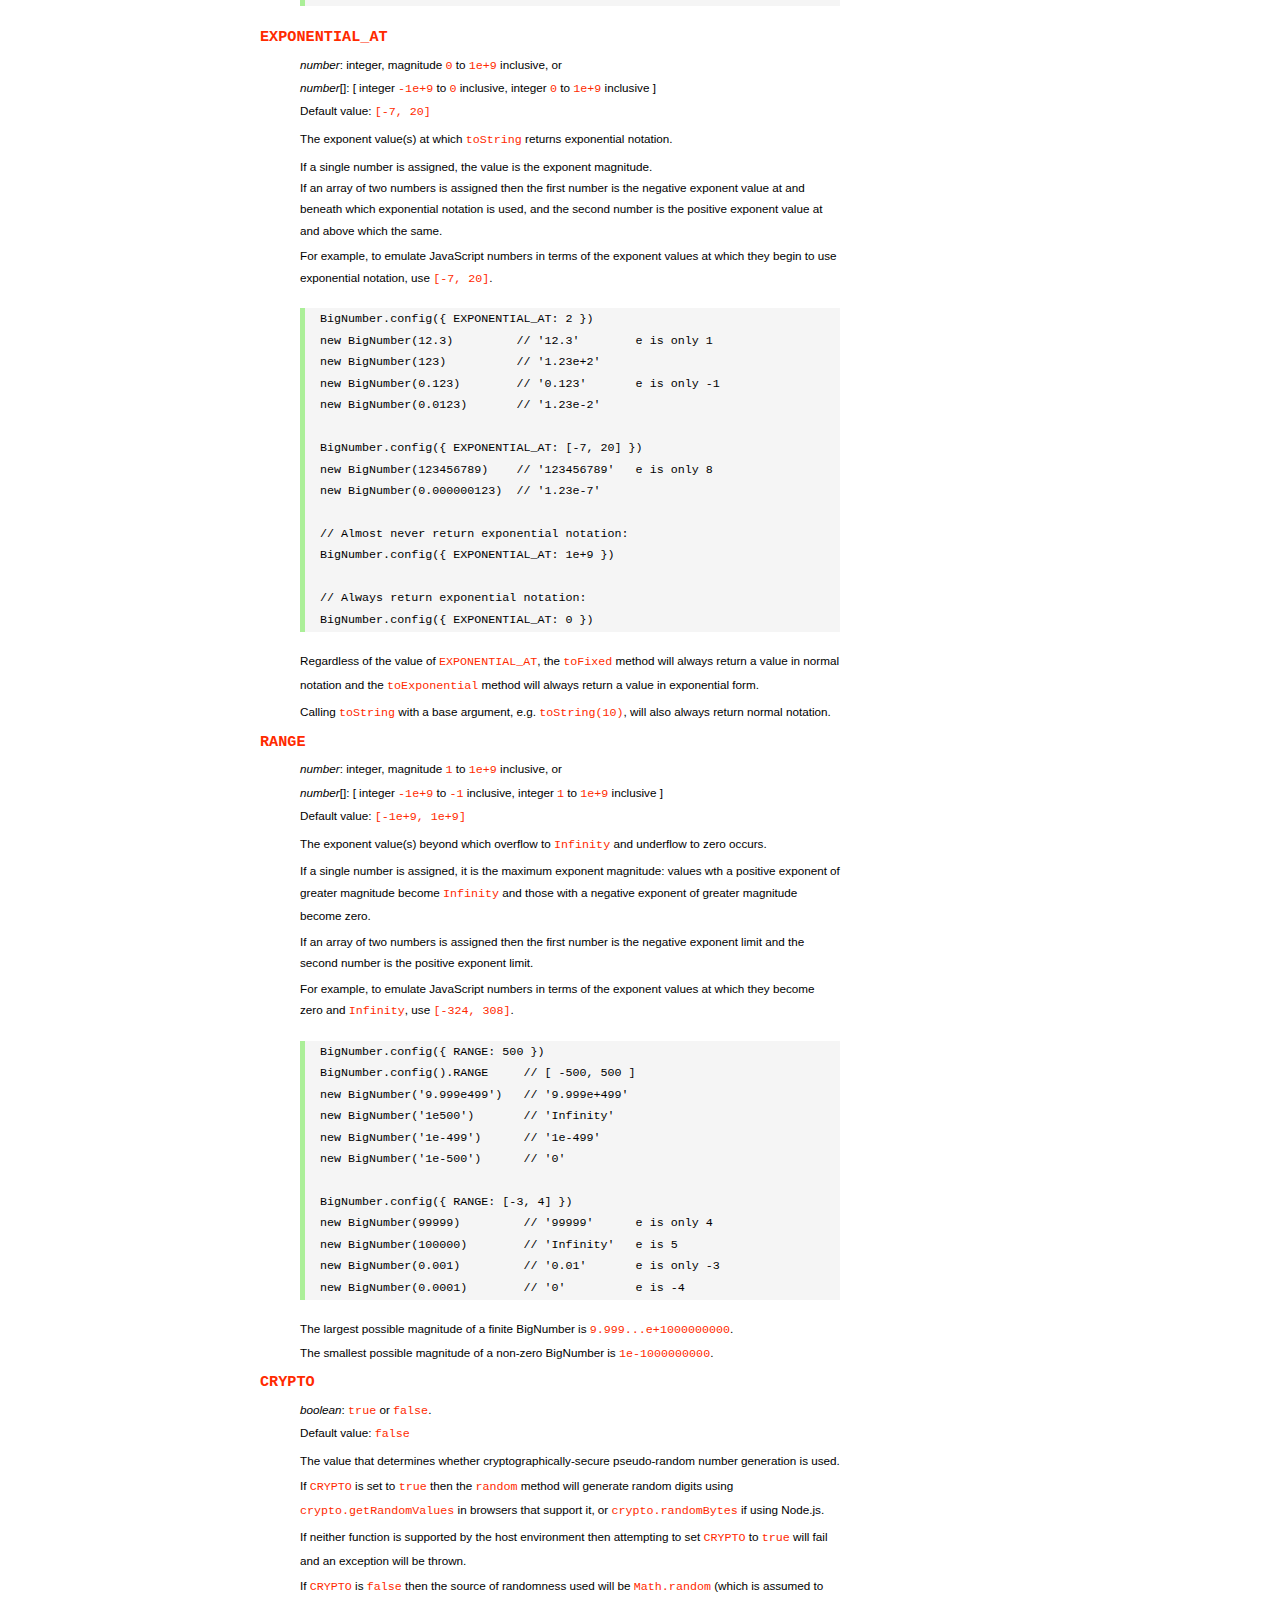
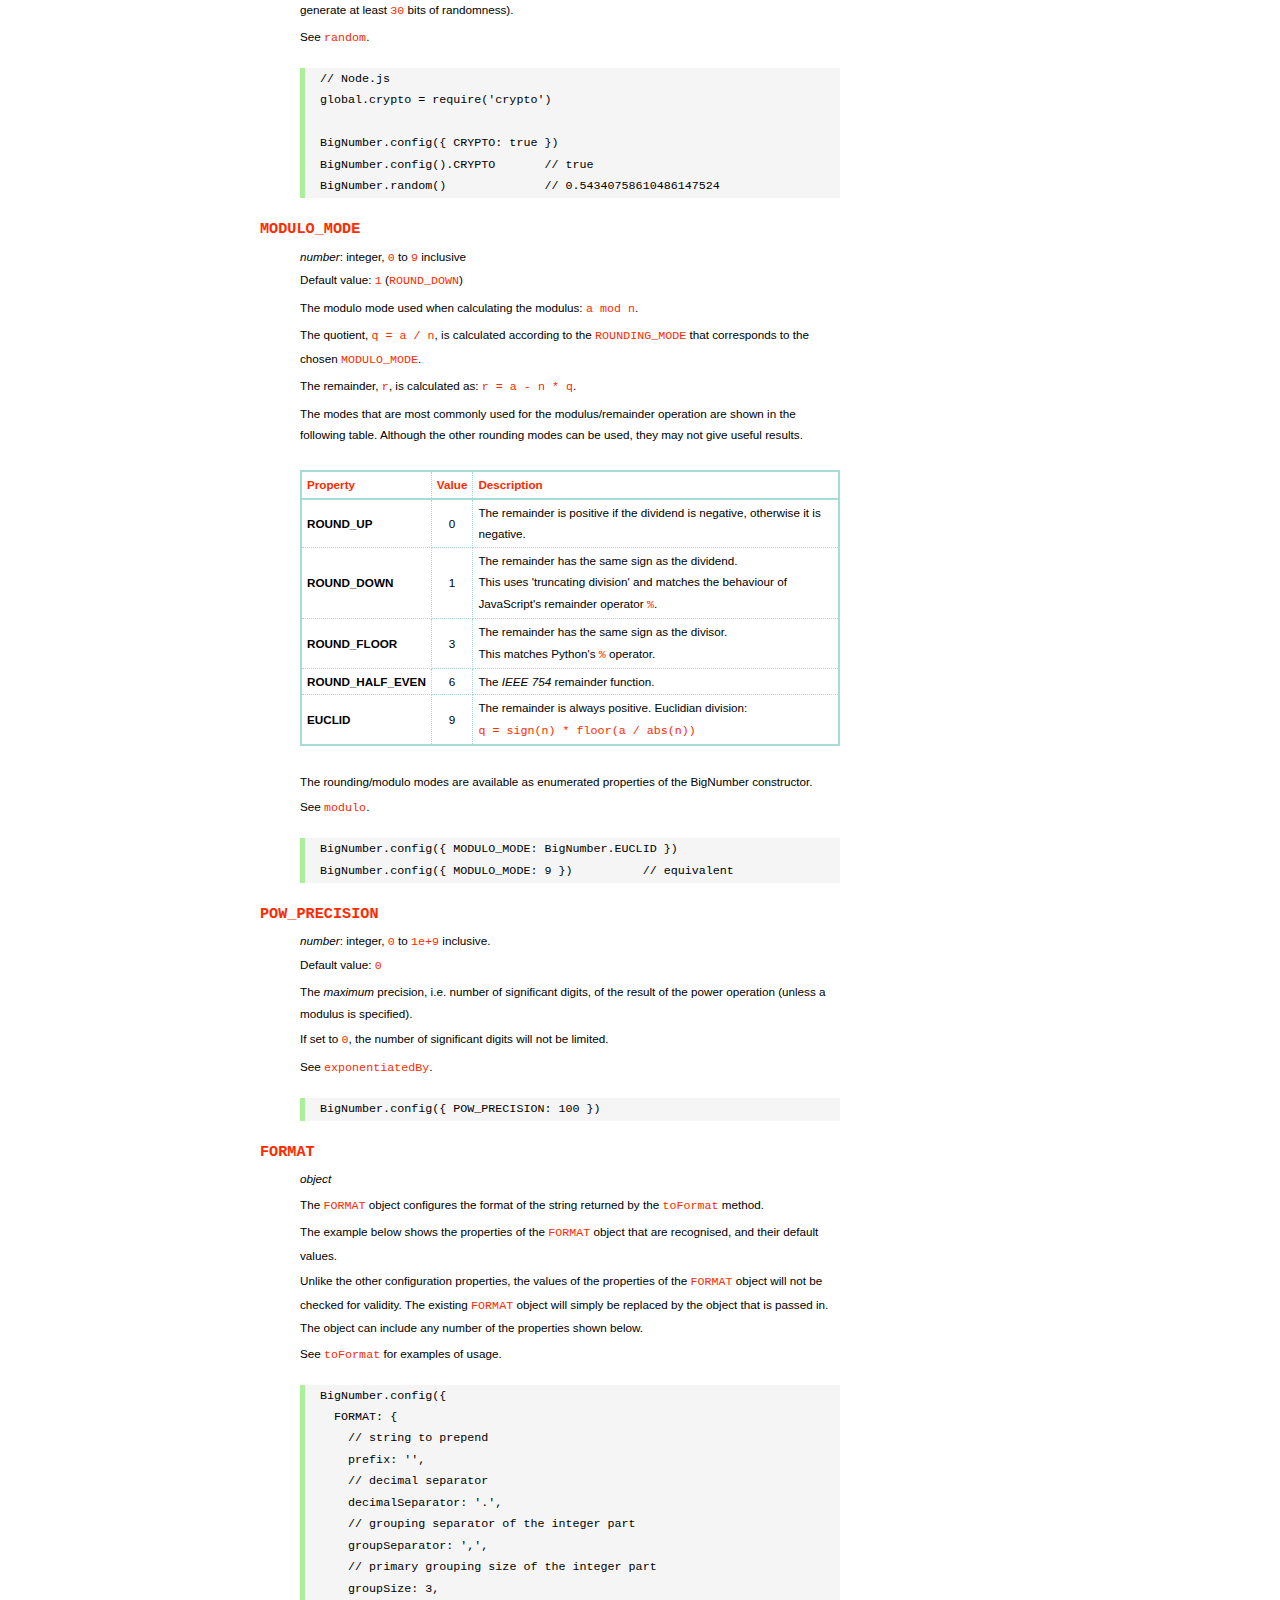
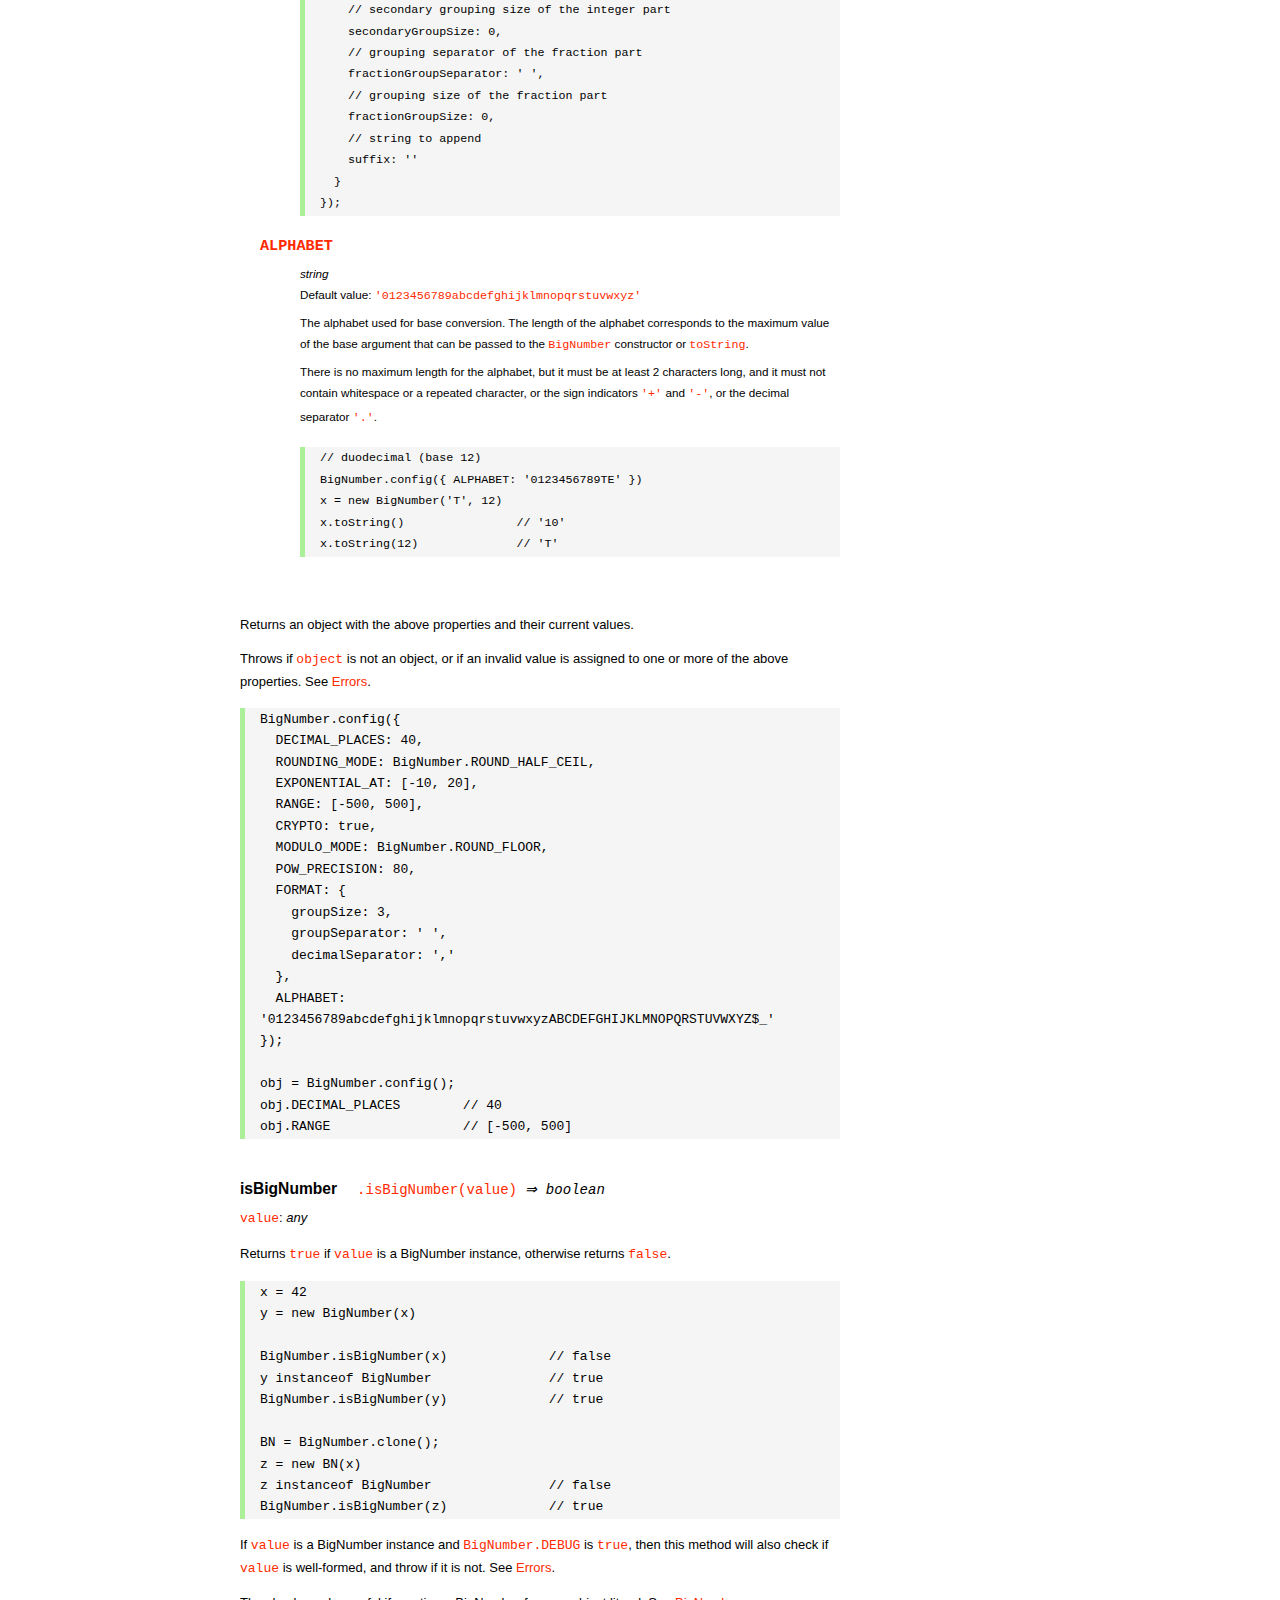
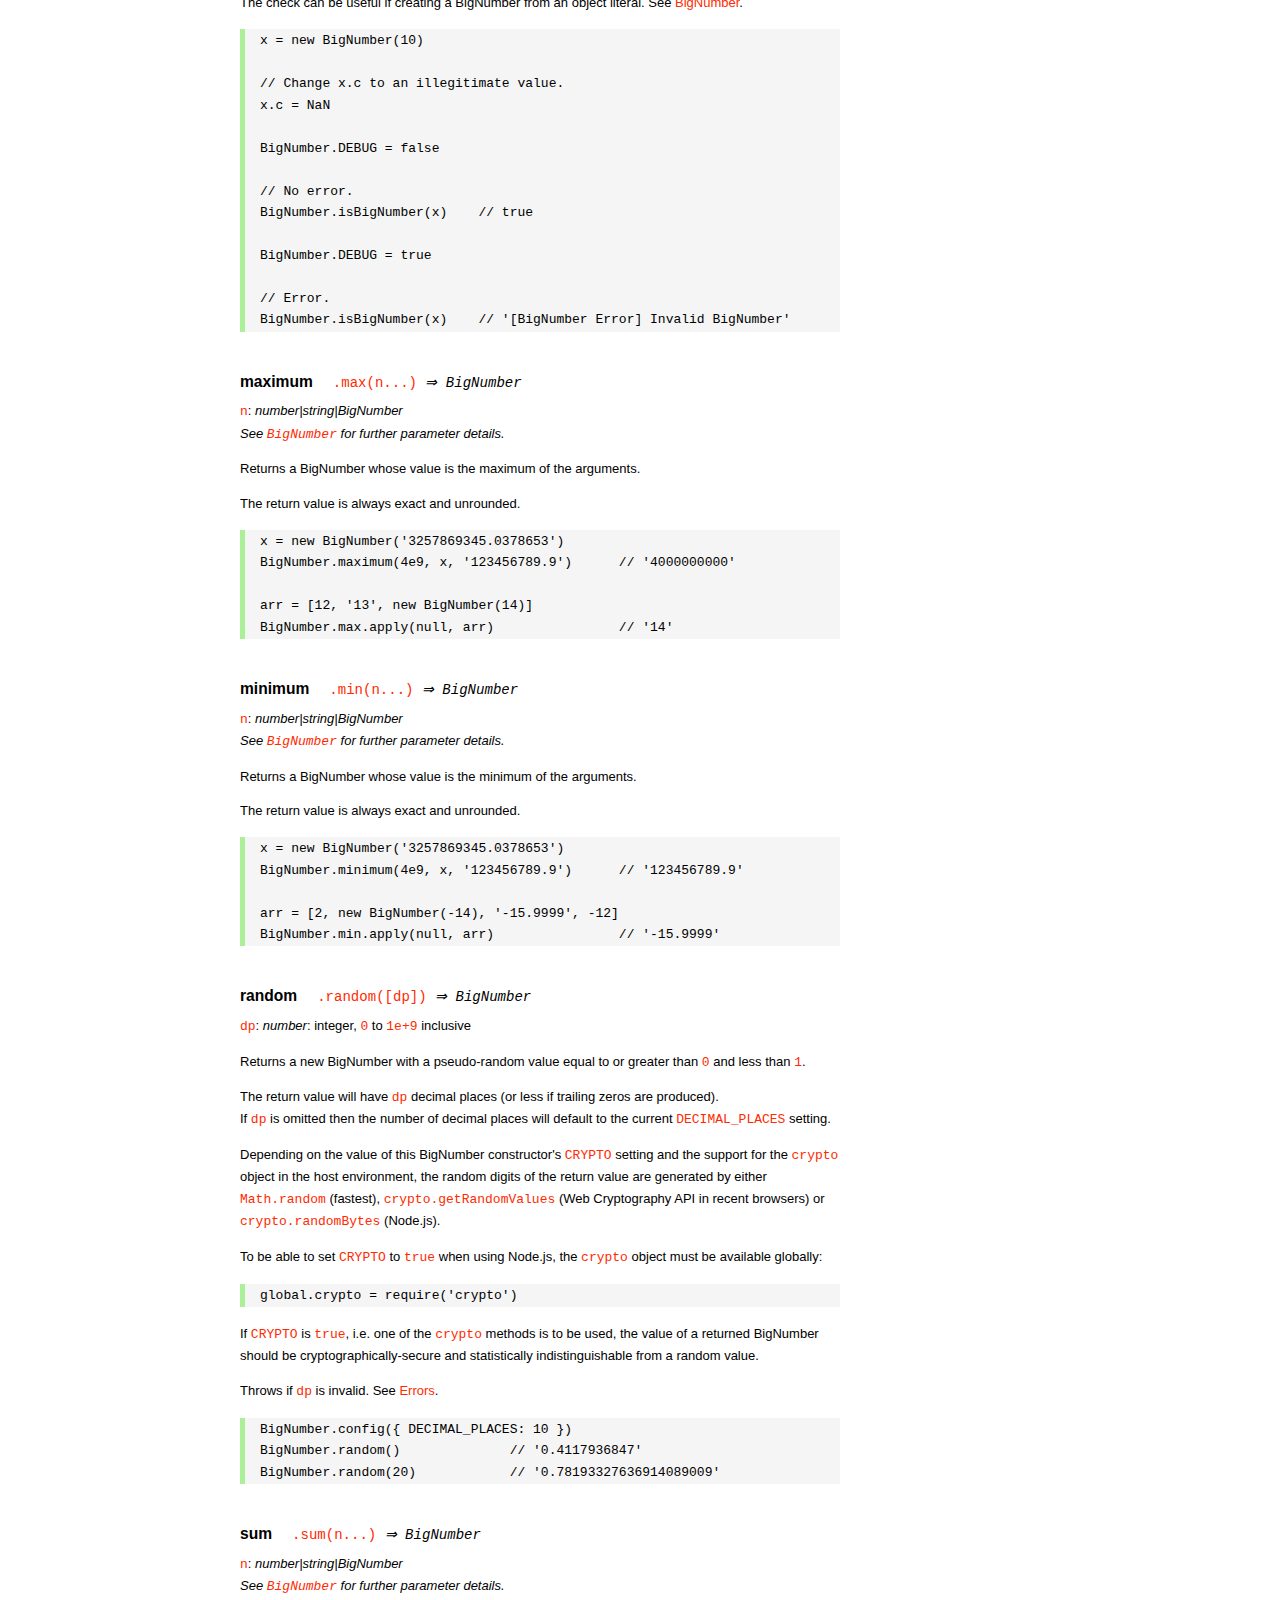
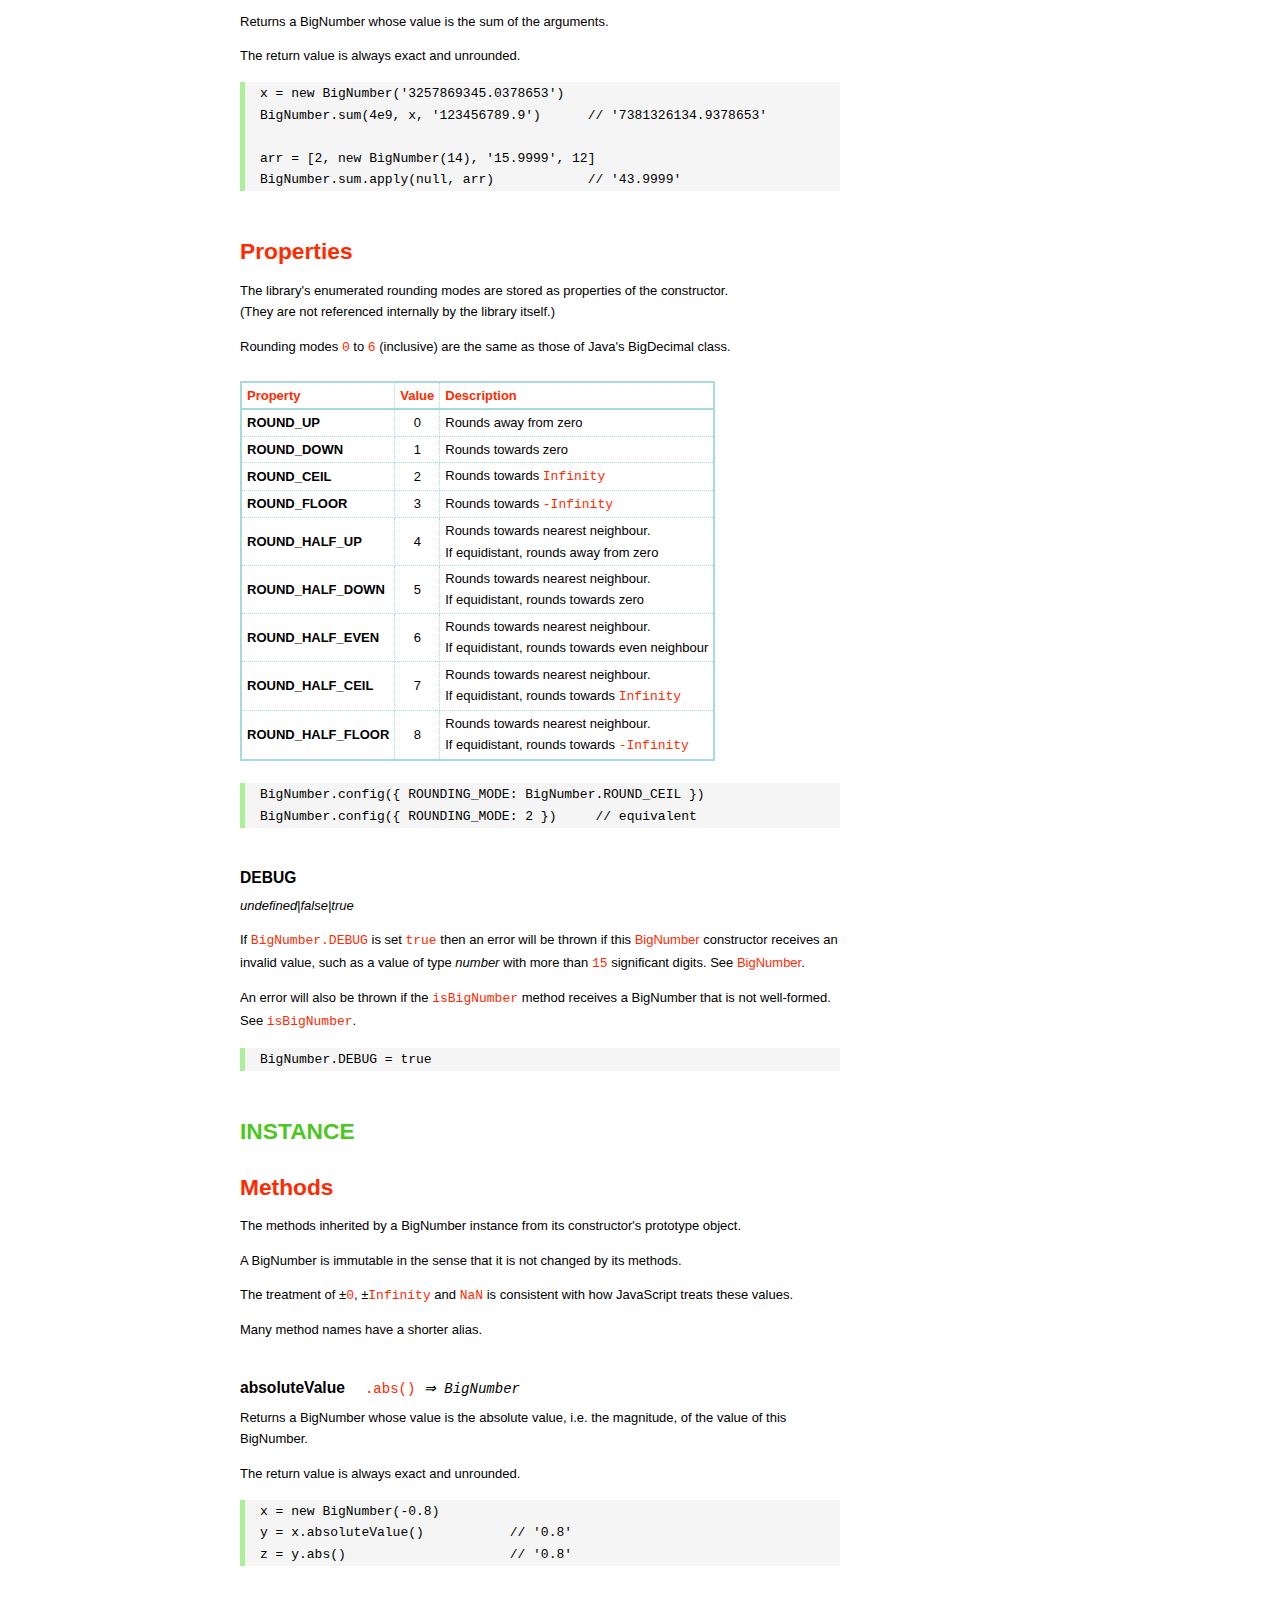
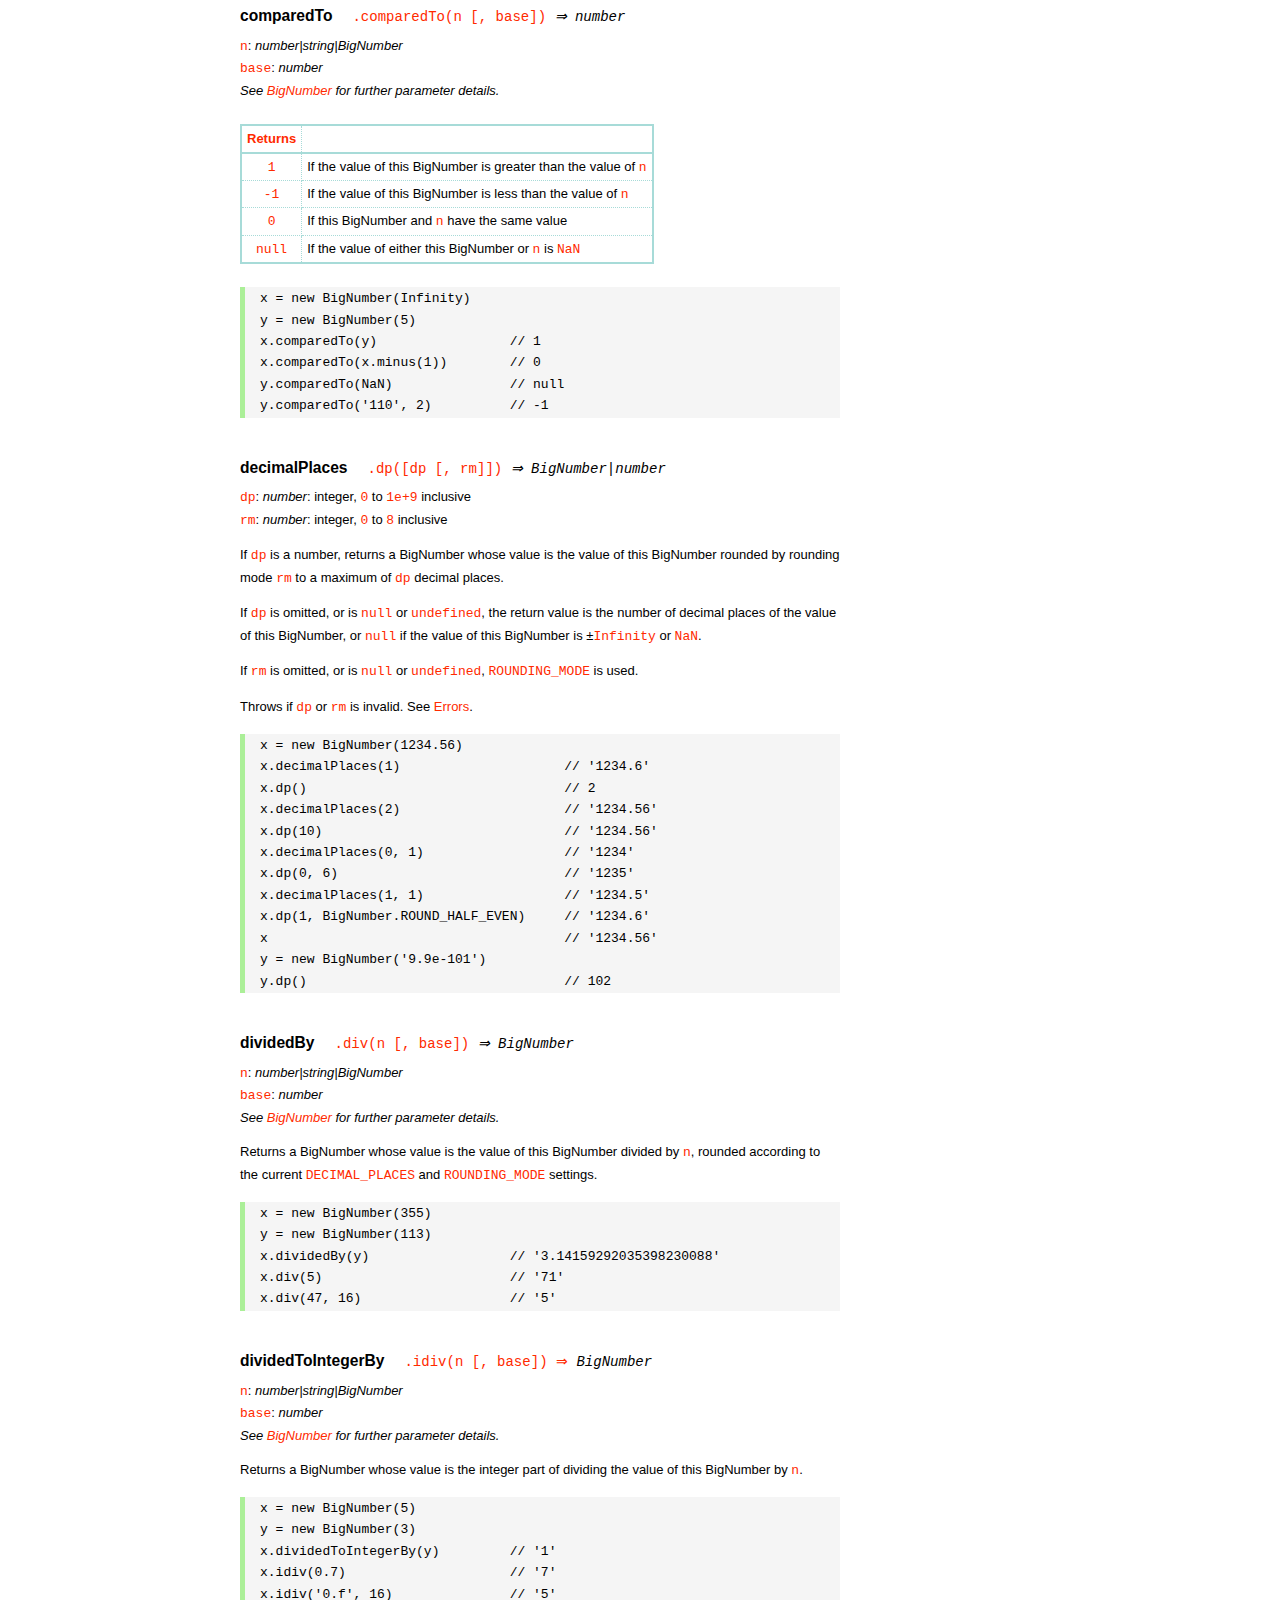
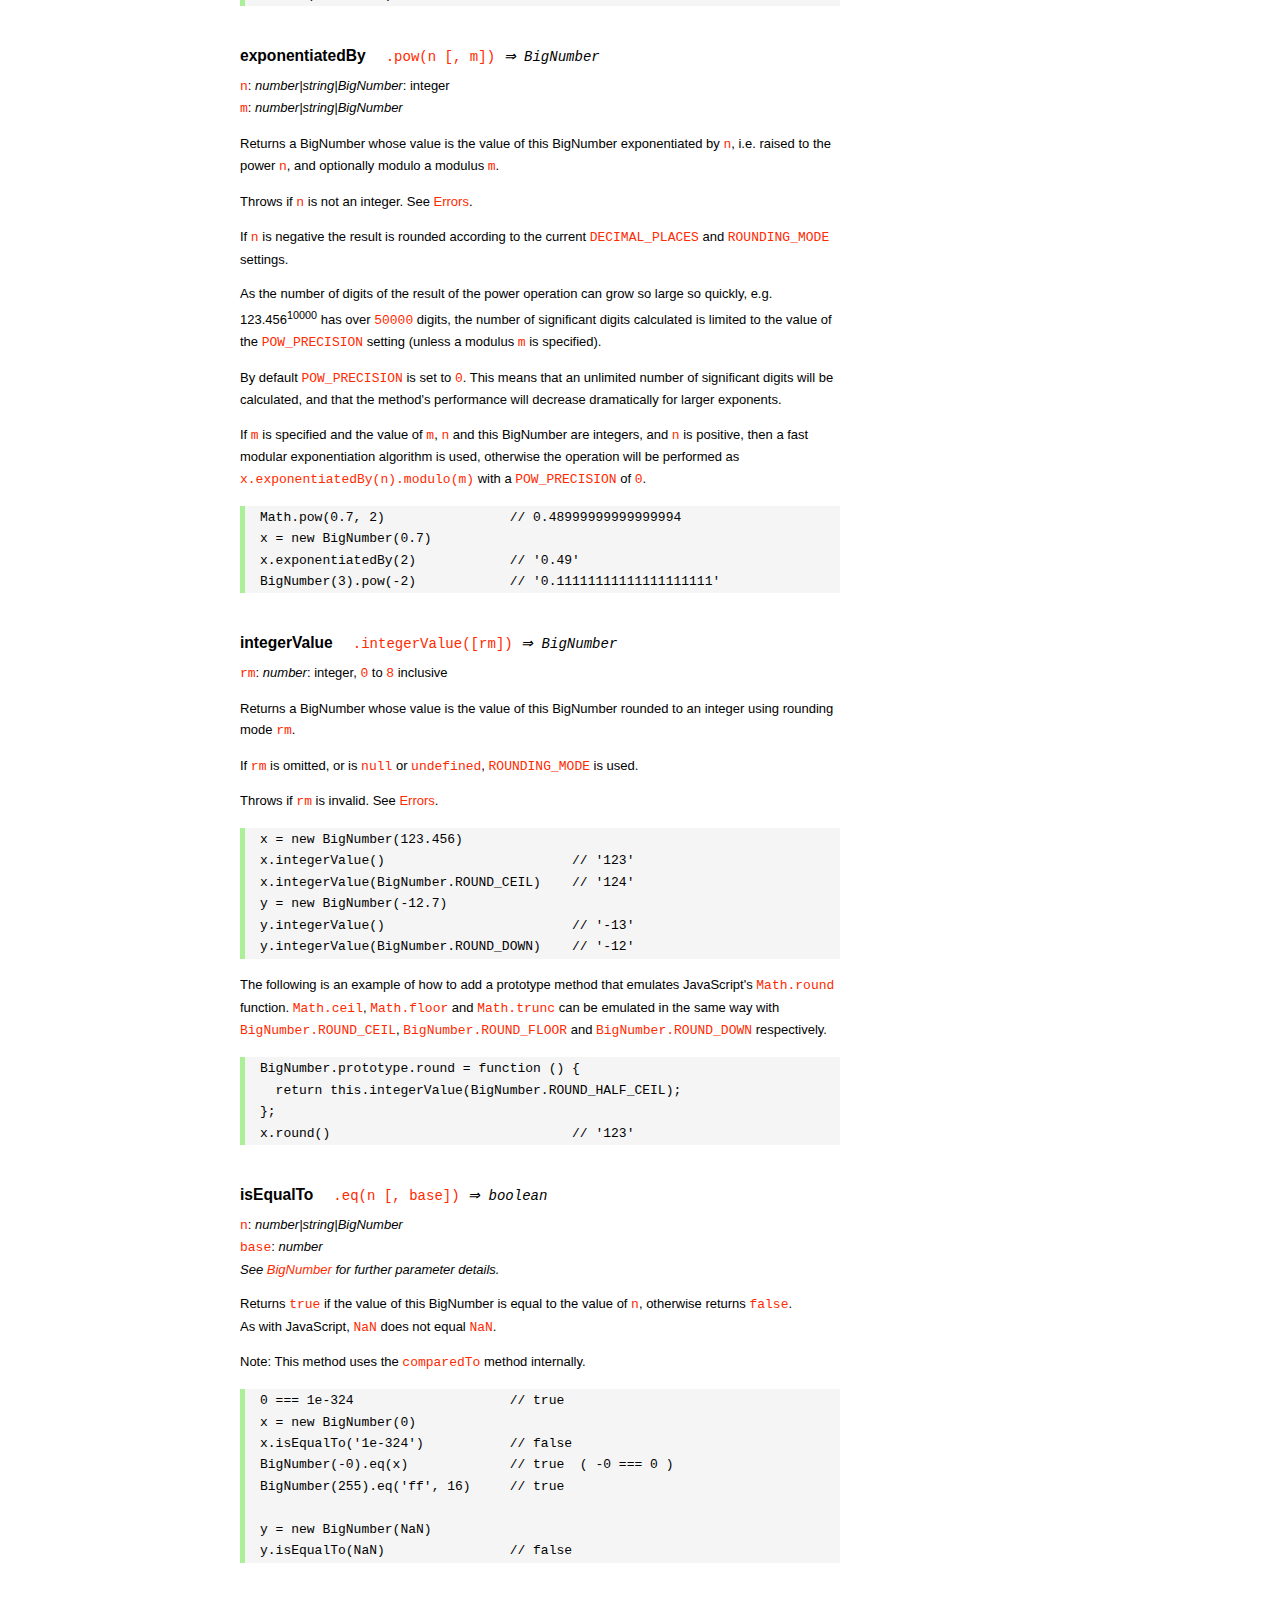
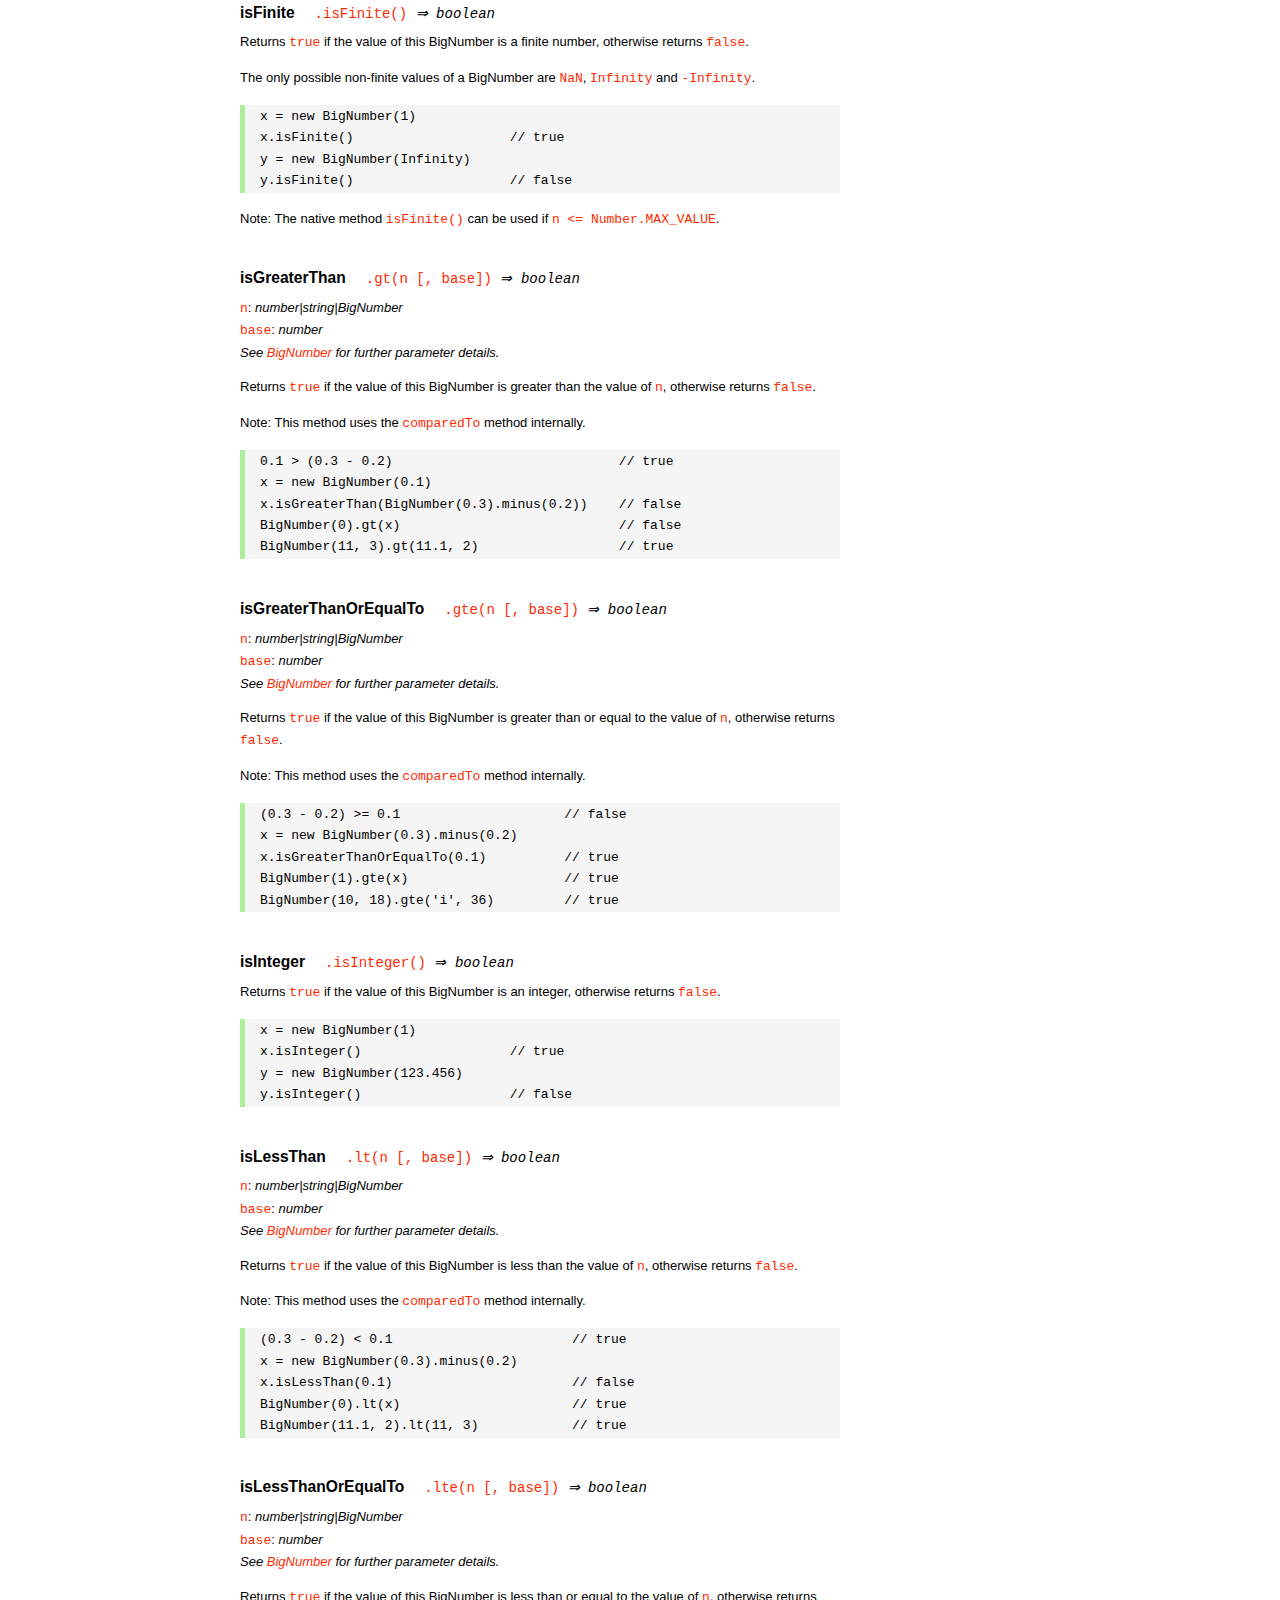
<file: .netlify/functions/node_modules/bignumber.js/doc/API.html>
<!DOCTYPE HTML>
<html>
<head>
<meta charset="utf-8">
<meta http-equiv="X-UA-Compatible" content="IE=edge">
<meta name="Author" content="M Mclaughlin">
<title>bignumber.js API</title>
<style>
html{font-size:100%}
body{background:#fff;font-family:"Helvetica Neue",Helvetica,Arial,sans-serif;font-size:13px;
  line-height:1.65em;min-height:100%;margin:0}
body,i{color:#000}
.nav{background:#fff;position:fixed;top:0;bottom:0;left:0;width:200px;overflow-y:auto;
  padding:15px 0 30px 15px}
div.container{width:600px;margin:50px 0 50px 240px}
p{margin:0 0 1em;width:600px}
pre,ul{margin:1em 0}
h1,h2,h3,h4,h5{margin:0;padding:1.5em 0 0}
h1,h2{padding:.75em 0}
h1{font:400 3em Verdana,sans-serif;color:#000;margin-bottom:1em}
h2{font-size:2.25em;color:#ff2a00}
h3{font-size:1.75em;color:#4dc71f}
h4{font-size:1.75em;color:#ff2a00;padding-bottom:.75em}
h5{font-size:1.2em;margin-bottom:.4em}
h6{font-size:1.1em;margin-bottom:0.8em;padding:0.5em 0}
dd{padding-top:.35em}
dt{padding-top:.5em}
b{font-weight:700}
dt b{font-size:1.3em}
a,a:visited{color:#ff2a00;text-decoration:none}
a:active,a:hover{outline:0;text-decoration:underline}
.nav a,.nav b,.nav a:visited{display:block;color:#ff2a00;font-weight:700; margin-top:15px}
.nav b{color:#4dc71f;margin-top:20px;cursor:default;width:auto}
ul{list-style-type:none;padding:0 0 0 20px}
.nav ul{line-height:14px;padding-left:0;margin:5px 0 0}
.nav ul a,.nav ul a:visited,span{display:inline;color:#000;font-family:Verdana,Geneva,sans-serif;
  font-size:11px;font-weight:400;margin:0}
.inset,ul.inset{margin-left:20px}
.inset{font-size:.9em}
.nav li{width:auto;margin:0 0 3px}
.alias{font-style:italic;margin-left:20px}
table{border-collapse:collapse;border-spacing:0;border:2px solid #a7dbd8;margin:1.75em 0;padding:0}
td,th{text-align:left;margin:0;padding:2px 5px;border:1px dotted #a7dbd8}
th{border-top:2px solid #a7dbd8;border-bottom:2px solid #a7dbd8;color:#ff2a00}
code,pre{font-family:Consolas, monaco, monospace;font-weight:400}
pre{background:#f5f5f5;white-space:pre-wrap;word-wrap:break-word;border-left:5px solid #abef98;
  padding:1px 0 1px 15px;margin:1.2em 0}
code,.nav-title{color:#ff2a00}
.end{margin-bottom:25px}
.centre{text-align:center}
.error-table{font-size:13px;width:100%}
#faq{margin:3em 0 0}
li span{float:right;margin-right:10px;color:#c0c0c0}
#js{font:inherit;color:#4dc71f}
</style>
</head>
<body>

  <div class="nav">

    <b>v9.0.2</b>

	<a class='nav-title' href="#">API</a>

    <b> CONSTRUCTOR </b>
    <ul>
      <li><a href="#bignumber">BigNumber</a></li>
    </ul>

    <a href="#methods">Methods</a>
    <ul>
      <li><a href="#clone">clone</a></li>
      <li><a href="#config" >config</a><span>set</span></li>
      <li>
        <ul class="inset">
          <li><a href="#decimal-places">DECIMAL_PLACES</a></li>
          <li><a href="#rounding-mode" >ROUNDING_MODE</a></li>
          <li><a href="#exponential-at">EXPONENTIAL_AT</a></li>
          <li><a href="#range"         >RANGE</a></li>
          <li><a href="#crypto"        >CRYPTO</a></li>
          <li><a href="#modulo-mode"   >MODULO_MODE</a></li>
          <li><a href="#pow-precision" >POW_PRECISION</a></li>
          <li><a href="#format"        >FORMAT</a></li>
          <li><a href="#alphabet"      >ALPHABET</a></li>
        </ul>
      </li>
      <li><a href="#isBigNumber">isBigNumber</a></li>
      <li><a href="#max"        >maximum</a><span>max</span></li>
      <li><a href="#min"        >minimum</a><span>min</span></li>
      <li><a href="#random"     >random</a></li>
      <li><a href="#sum"        >sum</a></li>
    </ul>

    <a href="#constructor-properties">Properties</a>
    <ul>
      <li><a href="#round-up"        >ROUND_UP</a></li>
      <li><a href="#round-down"      >ROUND_DOWN</a></li>
      <li><a href="#round-ceil"      >ROUND_CEIL</a></li>
      <li><a href="#round-floor"     >ROUND_FLOOR</a></li>
      <li><a href="#round-half-up"   >ROUND_HALF_UP</a></li>
      <li><a href="#round-half-down" >ROUND_HALF_DOWN</a></li>
      <li><a href="#round-half-even" >ROUND_HALF_EVEN</a></li>
      <li><a href="#round-half-ceil" >ROUND_HALF_CEIL</a></li>
      <li><a href="#round-half-floor">ROUND_HALF_FLOOR</a></li>
      <li><a href="#debug"           >DEBUG</a></li>
    </ul>

    <b> INSTANCE </b>

    <a href="#prototype-methods">Methods</a>
    <ul>
      <li><a href="#abs"    >absoluteValue         </a><span>abs</span>  </li>
      <li><a href="#cmp"    >comparedTo            </a>                  </li>
      <li><a href="#dp"     >decimalPlaces         </a><span>dp</span>   </li>
      <li><a href="#div"    >dividedBy             </a><span>div</span>  </li>
      <li><a href="#divInt" >dividedToIntegerBy    </a><span>idiv</span> </li>
      <li><a href="#pow"    >exponentiatedBy       </a><span>pow</span>  </li>
      <li><a href="#int"    >integerValue          </a>                  </li>
      <li><a href="#eq"     >isEqualTo             </a><span>eq</span>   </li>
      <li><a href="#isF"    >isFinite              </a>                  </li>
      <li><a href="#gt"     >isGreaterThan         </a><span>gt</span>   </li>
      <li><a href="#gte"    >isGreaterThanOrEqualTo</a><span>gte</span>  </li>
      <li><a href="#isInt"  >isInteger             </a>                  </li>
      <li><a href="#lt"     >isLessThan            </a><span>lt</span>   </li>
      <li><a href="#lte"    >isLessThanOrEqualTo   </a><span>lte</span>  </li>
      <li><a href="#isNaN"  >isNaN                 </a>                  </li>
      <li><a href="#isNeg"  >isNegative            </a>                  </li>
      <li><a href="#isPos"  >isPositive            </a>                  </li>
      <li><a href="#isZ"    >isZero                </a>                  </li>
      <li><a href="#minus"  >minus                 </a>                  </li>
      <li><a href="#mod"    >modulo                </a><span>mod</span>  </li>
      <li><a href="#times"  >multipliedBy          </a><span>times</span></li>
      <li><a href="#neg"    >negated               </a>                  </li>
      <li><a href="#plus"   >plus                  </a>                  </li>
      <li><a href="#sd"     >precision             </a><span>sd</span>   </li>
      <li><a href="#shift"  >shiftedBy             </a>                  </li>
      <li><a href="#sqrt"   >squareRoot            </a><span>sqrt</span> </li>
      <li><a href="#toE"    >toExponential         </a>                  </li>
      <li><a href="#toFix"  >toFixed               </a>                  </li>
      <li><a href="#toFor"  >toFormat              </a>                  </li>
      <li><a href="#toFr"   >toFraction            </a>                  </li>
      <li><a href="#toJSON" >toJSON                </a>                  </li>
      <li><a href="#toN"    >toNumber              </a>                  </li>
      <li><a href="#toP"    >toPrecision           </a>                  </li>
      <li><a href="#toS"    >toString              </a>                  </li>
      <li><a href="#valueOf">valueOf               </a>                  </li>
    </ul>

    <a href="#instance-properties">Properties</a>
    <ul>
      <li><a href="#coefficient">c: coefficient</a></li>
      <li><a href="#exponent"   >e: exponent</a></li>
      <li><a href="#sign"       >s: sign</a></li>
    </ul>

    <a href="#zero-nan-infinity">Zero, NaN &amp; Infinity</a>
    <a href="#Errors">Errors</a>
    <a href="#type-coercion">Type coercion</a>
    <a class='end' href="#faq">FAQ</a>

  </div>

  <div class="container">

    <h1>bignumber<span id='js'>.js</span></h1>

    <p>A JavaScript library for arbitrary-precision arithmetic.</p>
    <p><a href="https://github.com/MikeMcl/bignumber.js">Hosted on GitHub</a>. </p>

    <h2>API</h2>

    <p>
      See the <a href='https://github.com/MikeMcl/bignumber.js'>README</a> on GitHub for a
      quick-start introduction.
    </p>
    <p>
      In all examples below, <code>var</code> and semicolons are not shown, and if a commented-out
      value is in quotes it means <code>toString</code> has been called on the preceding expression.
    </p>


    <h3>CONSTRUCTOR</h3>


    <h5 id="bignumber">
      BigNumber<code class='inset'>BigNumber(n [, base]) <i>&rArr; BigNumber</i></code>
    </h5>
    <p>
      <code>n</code>: <i>number|string|BigNumber</i><br />
      <code>base</code>: <i>number</i>: integer, <code>2</code> to <code>36</code> inclusive. (See
      <a href='#alphabet'><code>ALPHABET</code></a> to extend this range).
    </p>
    <p>
      Returns a new instance of a BigNumber object with value <code>n</code>, where <code>n</code>
      is a numeric value in the specified <code>base</code>, or base <code>10</code> if
      <code>base</code> is omitted or is <code>null</code> or <code>undefined</code>.
    </p>
    <pre>
x = new BigNumber(123.4567)                // '123.4567'
// 'new' is optional
y = BigNumber(x)                           // '123.4567'</pre>
    <p>
      If <code>n</code> is a base <code>10</code> value it can be in normal (fixed-point) or
      exponential notation. Values in other bases must be in normal notation. Values in any base can
      have fraction digits, i.e. digits after the decimal point.
    </p>
    <pre>
new BigNumber(43210)                       // '43210'
new BigNumber('4.321e+4')                  // '43210'
new BigNumber('-735.0918e-430')            // '-7.350918e-428'
new BigNumber('123412421.234324', 5)       // '607236.557696'</pre>
    <p>
      Signed <code>0</code>, signed <code>Infinity</code> and <code>NaN</code> are supported.
    </p>
    <pre>
new BigNumber('-Infinity')                 // '-Infinity'
new BigNumber(NaN)                         // 'NaN'
new BigNumber(-0)                          // '0'
new BigNumber('.5')                        // '0.5'
new BigNumber('+2')                        // '2'</pre>
    <p>
      String values in hexadecimal literal form, e.g. <code>'0xff'</code> or <code>'0xFF'</code>
      (but not <code>'0xfF'</code>), are valid, as are string values with the octal and binary
      prefixs <code>'0o'</code> and <code>'0b'</code>. String values in octal literal form without
      the prefix will be interpreted as decimals, e.g. <code>'011'</code> is interpreted as 11, not 9.
    </p>
    <pre>
new BigNumber(-10110100.1, 2)              // '-180.5'
new BigNumber('-0b10110100.1')             // '-180.5'
new BigNumber('ff.8', 16)                  // '255.5'
new BigNumber('0xff.8')                    // '255.5'</pre>
    <p>
      If a base is specified, <code>n</code> is rounded according to the current
      <a href='#decimal-places'><code>DECIMAL_PLACES</code></a> and
      <a href='#rounding-mode'><code>ROUNDING_MODE</code></a> settings. <em>This includes base
      <code>10</code> so don't include a <code>base</code> parameter for decimal values unless
      this behaviour is wanted.</em>
    </p>
    <pre>BigNumber.config({ DECIMAL_PLACES: 5 })
new BigNumber(1.23456789)                  // '1.23456789'
new BigNumber(1.23456789, 10)              // '1.23457'</pre>
    <p>An error is thrown if <code>base</code> is invalid. See <a href='#Errors'>Errors</a>.</p>
    <p>
      There is no limit to the number of digits of a value of type <em>string</em> (other than
      that of JavaScript's maximum array size). See <a href='#range'><code>RANGE</code></a> to set
      the maximum and minimum possible exponent value of a BigNumber.
    </p>
    <pre>
new BigNumber('5032485723458348569331745.33434346346912144534543')
new BigNumber('4.321e10000000')</pre>
    <p>BigNumber <code>NaN</code> is returned if <code>n</code> is invalid
    (unless <code>BigNumber.DEBUG</code> is <code>true</code>, see below).</p>
    <pre>
new BigNumber('.1*')                       // 'NaN'
new BigNumber('blurgh')                    // 'NaN'
new BigNumber(9, 2)                        // 'NaN'</pre>
    <p>
      To aid in debugging, if <code>BigNumber.DEBUG</code> is <code>true</code> then an error will
      be thrown on an invalid <code>n</code>. An error will also be thrown if <code>n</code> is of
      type <em>number</em> with more than <code>15</code> significant digits, as calling
      <code><a href='#toS'>toString</a></code> or <code><a href='#valueOf'>valueOf</a></code> on
      these numbers may not result in the intended value.
    </p>
      <pre>
console.log(823456789123456.3)            //  823456789123456.2
new BigNumber(823456789123456.3)          // '823456789123456.2'
BigNumber.DEBUG = true
// '[BigNumber Error] Number primitive has more than 15 significant digits'
new BigNumber(823456789123456.3)
// '[BigNumber Error] Not a base 2 number'
new BigNumber(9, 2)</pre>
    <p>
      A BigNumber can also be created from an object literal.
      Use <code><a href='#isBigNumber'>isBigNumber</a></code> to check that it is well-formed.
    </p>
    <pre>new BigNumber({ s: 1, e: 2, c: [ 777, 12300000000000 ], _isBigNumber: true })    // '777.123'</pre>




    <h4 id="methods">Methods</h4>
     <p>The static methods of a BigNumber constructor.</p>




    <h5 id="clone">clone
      <code class='inset'>.clone([object]) <i>&rArr; BigNumber constructor</i></code>
    </h5>
    <p><code>object</code>: <i>object</i></p>
    <p>
      Returns a new independent BigNumber constructor with configuration as described by
      <code>object</code> (see <a href='#config'><code>config</code></a>), or with the default
      configuration if <code>object</code> is <code>null</code> or <code>undefined</code>.
    </p>
    <p>
      Throws if <code>object</code> is not an object. See <a href='#Errors'>Errors</a>.
    </p>
    <pre>BigNumber.config({ DECIMAL_PLACES: 5 })
BN = BigNumber.clone({ DECIMAL_PLACES: 9 })

x = new BigNumber(1)
y = new BN(1)

x.div(3)                        // 0.33333
y.div(3)                        // 0.333333333

// BN = BigNumber.clone({ DECIMAL_PLACES: 9 }) is equivalent to:
BN = BigNumber.clone()
BN.config({ DECIMAL_PLACES: 9 })</pre>



    <h5 id="config">config<code class='inset'>set([object]) <i>&rArr; object</i></code></h5>
    <p>
      <code>object</code>: <i>object</i>: an object that contains some or all of the following
      properties.
    </p>
    <p>Configures the settings for this particular BigNumber constructor.</p>

    <dl class='inset'>
      <dt id="decimal-places"><code><b>DECIMAL_PLACES</b></code></dt>
      <dd>
        <i>number</i>: integer, <code>0</code> to <code>1e+9</code> inclusive<br />
        Default value: <code>20</code>
      </dd>
      <dd>
        The <u>maximum</u> number of decimal places of the results of operations involving
        division, i.e. division, square root and base conversion operations, and power
        operations with negative exponents.<br />
      </dd>
      <dd>
      <pre>BigNumber.config({ DECIMAL_PLACES: 5 })
BigNumber.set({ DECIMAL_PLACES: 5 })    // equivalent</pre>
      </dd>



      <dt id="rounding-mode"><code><b>ROUNDING_MODE</b></code></dt>
      <dd>
        <i>number</i>: integer, <code>0</code> to <code>8</code> inclusive<br />
        Default value: <code>4</code> <a href="#round-half-up">(<code>ROUND_HALF_UP</code>)</a>
      </dd>
      <dd>
        The rounding mode used in the above operations and the default rounding mode of
        <a href='#dp'><code>decimalPlaces</code></a>,
        <a href='#sd'><code>precision</code></a>,
        <a href='#toE'><code>toExponential</code></a>,
        <a href='#toFix'><code>toFixed</code></a>,
        <a href='#toFor'><code>toFormat</code></a> and
        <a href='#toP'><code>toPrecision</code></a>.
      </dd>
      <dd>The modes are available as enumerated properties of the BigNumber constructor.</dd>
       <dd>
      <pre>BigNumber.config({ ROUNDING_MODE: 0 })
BigNumber.set({ ROUNDING_MODE: BigNumber.ROUND_UP })    // equivalent</pre>
        </dd>



      <dt id="exponential-at"><code><b>EXPONENTIAL_AT</b></code></dt>
      <dd>
        <i>number</i>: integer, magnitude <code>0</code> to <code>1e+9</code> inclusive, or
        <br />
        <i>number</i>[]: [ integer <code>-1e+9</code> to <code>0</code> inclusive, integer
        <code>0</code> to <code>1e+9</code> inclusive ]<br />
        Default value: <code>[-7, 20]</code>
      </dd>
      <dd>
        The exponent value(s) at which <code>toString</code> returns exponential notation.
      </dd>
      <dd>
        If a single number is assigned, the value is the exponent magnitude.<br />
        If an array of two numbers is assigned then the first number is the negative exponent
        value at and beneath which exponential notation is used, and the second number is the
        positive exponent value at and above which the same.
      </dd>
      <dd>
        For example, to emulate JavaScript numbers in terms of the exponent values at which they
        begin to use exponential notation, use <code>[-7, 20]</code>.
      </dd>
      <dd>
      <pre>BigNumber.config({ EXPONENTIAL_AT: 2 })
new BigNumber(12.3)         // '12.3'        e is only 1
new BigNumber(123)          // '1.23e+2'
new BigNumber(0.123)        // '0.123'       e is only -1
new BigNumber(0.0123)       // '1.23e-2'

BigNumber.config({ EXPONENTIAL_AT: [-7, 20] })
new BigNumber(123456789)    // '123456789'   e is only 8
new BigNumber(0.000000123)  // '1.23e-7'

// Almost never return exponential notation:
BigNumber.config({ EXPONENTIAL_AT: 1e+9 })

// Always return exponential notation:
BigNumber.config({ EXPONENTIAL_AT: 0 })</pre>
      </dd>
      <dd>
        Regardless of the value of <code>EXPONENTIAL_AT</code>, the <code>toFixed</code> method
        will always return a value in normal notation and the <code>toExponential</code> method
        will always return a value in exponential form.
      </dd>
      <dd>
        Calling <code>toString</code> with a base argument, e.g. <code>toString(10)</code>, will
        also always return normal notation.
      </dd>



      <dt id="range"><code><b>RANGE</b></code></dt>
      <dd>
        <i>number</i>: integer, magnitude <code>1</code> to <code>1e+9</code> inclusive, or
        <br />
        <i>number</i>[]: [ integer <code>-1e+9</code> to <code>-1</code> inclusive, integer
        <code>1</code> to <code>1e+9</code> inclusive ]<br />
        Default value: <code>[-1e+9, 1e+9]</code>
      </dd>
      <dd>
        The exponent value(s) beyond which overflow to <code>Infinity</code> and underflow to
        zero occurs.
      </dd>
      <dd>
        If a single number is assigned, it is the maximum exponent magnitude: values wth a
        positive exponent of greater magnitude become <code>Infinity</code> and those with a
        negative exponent of greater magnitude become zero.
      <dd>
        If an array of two numbers is assigned then the first number is the negative exponent
        limit and the second number is the positive exponent limit.
      </dd>
      <dd>
        For example, to emulate JavaScript numbers in terms of the exponent values at which they
        become zero and <code>Infinity</code>, use <code>[-324, 308]</code>.
      </dd>
      <dd>
      <pre>BigNumber.config({ RANGE: 500 })
BigNumber.config().RANGE     // [ -500, 500 ]
new BigNumber('9.999e499')   // '9.999e+499'
new BigNumber('1e500')       // 'Infinity'
new BigNumber('1e-499')      // '1e-499'
new BigNumber('1e-500')      // '0'

BigNumber.config({ RANGE: [-3, 4] })
new BigNumber(99999)         // '99999'      e is only 4
new BigNumber(100000)        // 'Infinity'   e is 5
new BigNumber(0.001)         // '0.01'       e is only -3
new BigNumber(0.0001)        // '0'          e is -4</pre>
      </dd>
      <dd>
        The largest possible magnitude of a finite BigNumber is
        <code>9.999...e+1000000000</code>.<br />
        The smallest possible magnitude of a non-zero BigNumber is <code>1e-1000000000</code>.
      </dd>



      <dt id="crypto"><code><b>CRYPTO</b></code></dt>
      <dd>
        <i>boolean</i>: <code>true</code> or <code>false</code>.<br />
        Default value: <code>false</code>
      </dd>
      <dd>
        The value that determines whether cryptographically-secure pseudo-random number
        generation is used.
      </dd>
      <dd>
        If <code>CRYPTO</code> is set to <code>true</code> then the
        <a href='#random'><code>random</code></a> method will generate random digits using
        <code>crypto.getRandomValues</code> in browsers that support it, or
        <code>crypto.randomBytes</code> if using Node.js.
      </dd>
      <dd>
        If neither function is supported by the host environment then attempting to set
        <code>CRYPTO</code> to <code>true</code> will fail and an exception will be thrown.
      </dd>
      <dd>
        If <code>CRYPTO</code> is <code>false</code> then the source of randomness used will be
        <code>Math.random</code> (which is assumed to generate at least <code>30</code> bits of
        randomness).
      </dd>
      <dd>See <a href='#random'><code>random</code></a>.</dd>
      <dd>
      <pre>
// Node.js
global.crypto = require('crypto')

BigNumber.config({ CRYPTO: true })
BigNumber.config().CRYPTO       // true
BigNumber.random()              // 0.54340758610486147524</pre>
      </dd>



      <dt id="modulo-mode"><code><b>MODULO_MODE</b></code></dt>
      <dd>
        <i>number</i>: integer, <code>0</code> to <code>9</code> inclusive<br />
        Default value: <code>1</code> (<a href="#round-down"><code>ROUND_DOWN</code></a>)
      </dd>
      <dd>The modulo mode used when calculating the modulus: <code>a mod n</code>.</dd>
      <dd>
        The quotient, <code>q = a / n</code>, is calculated according to the
        <a href='#rounding-mode'><code>ROUNDING_MODE</code></a> that corresponds to the chosen
        <code>MODULO_MODE</code>.
      </dd>
      <dd>The remainder, <code>r</code>, is calculated as: <code>r = a - n * q</code>.</dd>
      <dd>
        The modes that are most commonly used for the modulus/remainder operation are shown in
        the following table. Although the other rounding modes can be used, they may not give
        useful results.
      </dd>
      <dd>
        <table>
          <tr><th>Property</th><th>Value</th><th>Description</th></tr>
          <tr>
            <td><b>ROUND_UP</b></td><td class='centre'>0</td>
            <td>
              The remainder is positive if the dividend is negative, otherwise it is negative.
            </td>
          </tr>
          <tr>
            <td><b>ROUND_DOWN</b></td><td class='centre'>1</td>
            <td>
              The remainder has the same sign as the dividend.<br />
              This uses 'truncating division' and matches the behaviour of JavaScript's
              remainder operator <code>%</code>.
            </td>
          </tr>
          <tr>
            <td><b>ROUND_FLOOR</b></td><td class='centre'>3</td>
            <td>
              The remainder has the same sign as the divisor.<br />
              This matches Python's <code>%</code> operator.
            </td>
          </tr>
          <tr>
            <td><b>ROUND_HALF_EVEN</b></td><td class='centre'>6</td>
            <td>The <i>IEEE 754</i> remainder function.</td>
          </tr>
           <tr>
             <td><b>EUCLID</b></td><td class='centre'>9</td>
             <td>
               The remainder is always positive. Euclidian division: <br />
               <code>q = sign(n) * floor(a / abs(n))</code>
             </td>
           </tr>
        </table>
      </dd>
      <dd>
        The rounding/modulo modes are available as enumerated properties of the BigNumber
        constructor.
      </dd>
      <dd>See <a href='#mod'><code>modulo</code></a>.</dd>
      <dd>
        <pre>BigNumber.config({ MODULO_MODE: BigNumber.EUCLID })
BigNumber.config({ MODULO_MODE: 9 })          // equivalent</pre>
      </dd>



      <dt id="pow-precision"><code><b>POW_PRECISION</b></code></dt>
      <dd>
        <i>number</i>: integer, <code>0</code> to <code>1e+9</code> inclusive.<br />
        Default value: <code>0</code>
      </dd>
      <dd>
        The <i>maximum</i> precision, i.e. number of significant digits, of the result of the power
        operation (unless a modulus is specified).
      </dd>
      <dd>If set to <code>0</code>, the number of significant digits will not be limited.</dd>
      <dd>See <a href='#pow'><code>exponentiatedBy</code></a>.</dd>
      <dd><pre>BigNumber.config({ POW_PRECISION: 100 })</pre></dd>



      <dt id="format"><code><b>FORMAT</b></code></dt>
      <dd><i>object</i></dd>
      <dd>
        The <code>FORMAT</code> object configures the format of the string returned by the
        <a href='#toFor'><code>toFormat</code></a> method.
      </dd>
      <dd>
        The example below shows the properties of the <code>FORMAT</code> object that are
        recognised, and their default values.
      </dd>
      <dd>
         Unlike the other configuration properties, the values of the properties of the
         <code>FORMAT</code> object will not be checked for validity. The existing
         <code>FORMAT</code> object will simply be replaced by the object that is passed in.
         The object can include any number of the properties shown below.
      </dd>
      <dd>See <a href='#toFor'><code>toFormat</code></a> for examples of usage.</dd>
      <dd>
      <pre>
BigNumber.config({
  FORMAT: {
    // string to prepend
    prefix: '',
    // decimal separator
    decimalSeparator: '.',
    // grouping separator of the integer part
    groupSeparator: ',',
    // primary grouping size of the integer part
    groupSize: 3,
    // secondary grouping size of the integer part
    secondaryGroupSize: 0,
    // grouping separator of the fraction part
    fractionGroupSeparator: ' ',
    // grouping size of the fraction part
    fractionGroupSize: 0,
    // string to append
    suffix: ''
  }
});</pre>
      </dd>



      <dt id="alphabet"><code><b>ALPHABET</b></code></dt>
      <dd>
        <i>string</i><br />
        Default value: <code>'0123456789abcdefghijklmnopqrstuvwxyz'</code>
      </dd>
      <dd>
        The alphabet used for base conversion. The length of the alphabet corresponds to the
        maximum value of the base argument that can be passed to the
        <a href='#bignumber'><code>BigNumber</code></a> constructor or
        <a href='#toS'><code>toString</code></a>.
      </dd>
      <dd>
        There is no maximum length for the alphabet, but it must be at least 2 characters long, and
        it must not contain whitespace or a repeated character, or the sign indicators
        <code>'+'</code> and <code>'-'</code>, or the decimal separator <code>'.'</code>.
      </dd>
      <dd>
        <pre>// duodecimal (base 12)
BigNumber.config({ ALPHABET: '0123456789TE' })
x = new BigNumber('T', 12)
x.toString()                // '10'
x.toString(12)              // 'T'</pre>
      </dd>



    </dl>
    <br /><br />
    <p>Returns an object with the above properties and their current values.</p>
    <p>
      Throws if <code>object</code> is not an object, or if an invalid value is assigned to
      one or more of the above properties. See <a href='#Errors'>Errors</a>.
    </p>
    <pre>
BigNumber.config({
  DECIMAL_PLACES: 40,
  ROUNDING_MODE: BigNumber.ROUND_HALF_CEIL,
  EXPONENTIAL_AT: [-10, 20],
  RANGE: [-500, 500],
  CRYPTO: true,
  MODULO_MODE: BigNumber.ROUND_FLOOR,
  POW_PRECISION: 80,
  FORMAT: {
    groupSize: 3,
    groupSeparator: ' ',
    decimalSeparator: ','
  },
  ALPHABET: '0123456789abcdefghijklmnopqrstuvwxyzABCDEFGHIJKLMNOPQRSTUVWXYZ$_'
});

obj = BigNumber.config();
obj.DECIMAL_PLACES        // 40
obj.RANGE                 // [-500, 500]</pre>



    <h5 id="isBigNumber">
      isBigNumber<code class='inset'>.isBigNumber(value) <i>&rArr; boolean</i></code>
    </h5>
    <p><code>value</code>: <i>any</i><br /></p>
    <p>
      Returns <code>true</code> if <code>value</code> is a BigNumber instance, otherwise returns
      <code>false</code>.
    </p>
    <pre>x = 42
y = new BigNumber(x)

BigNumber.isBigNumber(x)             // false
y instanceof BigNumber               // true
BigNumber.isBigNumber(y)             // true

BN = BigNumber.clone();
z = new BN(x)
z instanceof BigNumber               // false
BigNumber.isBigNumber(z)             // true</pre>
    <p>
      If <code>value</code> is a BigNumber instance and <code>BigNumber.DEBUG</code> is <code>true</code>,
      then this method will also check if <code>value</code> is well-formed, and throw if it is not.
      See <a href='#Errors'>Errors</a>.
    </p>
    <p>
      The check can be useful if creating a BigNumber from an object literal.
      See <a href='#bignumber'>BigNumber</a>.
    </p>
    <pre>
x = new BigNumber(10)

// Change x.c to an illegitimate value.
x.c = NaN

BigNumber.DEBUG = false

// No error.
BigNumber.isBigNumber(x)    // true

BigNumber.DEBUG = true

// Error.
BigNumber.isBigNumber(x)    // '[BigNumber Error] Invalid BigNumber'</pre>



    <h5 id="max">maximum<code class='inset'>.max(n...) <i>&rArr; BigNumber</i></code></h5>
    <p>
      <code>n</code>: <i>number|string|BigNumber</i><br />
      <i>See <code><a href="#bignumber">BigNumber</a></code> for further parameter details.</i>
    </p>
    <p>
      Returns a BigNumber whose value is the maximum of the arguments.
    </p>
    <p>The return value is always exact and unrounded.</p>
    <pre>x = new BigNumber('3257869345.0378653')
BigNumber.maximum(4e9, x, '123456789.9')      // '4000000000'

arr = [12, '13', new BigNumber(14)]
BigNumber.max.apply(null, arr)                // '14'</pre>



    <h5 id="min">minimum<code class='inset'>.min(n...) <i>&rArr; BigNumber</i></code></h5>
    <p>
      <code>n</code>: <i>number|string|BigNumber</i><br />
      <i>See <code><a href="#bignumber">BigNumber</a></code> for further parameter details.</i>
    </p>
    <p>
      Returns a BigNumber whose value is the minimum of the arguments.
    </p>
    <p>The return value is always exact and unrounded.</p>
    <pre>x = new BigNumber('3257869345.0378653')
BigNumber.minimum(4e9, x, '123456789.9')      // '123456789.9'

arr = [2, new BigNumber(-14), '-15.9999', -12]
BigNumber.min.apply(null, arr)                // '-15.9999'</pre>



    <h5 id="random">
      random<code class='inset'>.random([dp]) <i>&rArr; BigNumber</i></code>
    </h5>
    <p><code>dp</code>: <i>number</i>: integer, <code>0</code> to <code>1e+9</code> inclusive</p>
    <p>
      Returns a new BigNumber with a pseudo-random value equal to or greater than <code>0</code> and
      less than <code>1</code>.
    </p>
    <p>
      The return value will have <code>dp</code> decimal places (or less if trailing zeros are
      produced).<br />
      If <code>dp</code> is omitted then the number of decimal places will default to the current
      <a href='#decimal-places'><code>DECIMAL_PLACES</code></a> setting.
    </p>
    <p>
      Depending on the value of this BigNumber constructor's
      <a href='#crypto'><code>CRYPTO</code></a> setting and the support for the
      <code>crypto</code> object in the host environment, the random digits of the return value are
      generated by either <code>Math.random</code> (fastest), <code>crypto.getRandomValues</code>
      (Web Cryptography API in recent browsers) or <code>crypto.randomBytes</code> (Node.js).
    </p>
    <p>
      To be able to set <a href='#crypto'><code>CRYPTO</code></a> to <code>true</code> when using
      Node.js, the <code>crypto</code> object must be available globally:
    </p>
    <pre>global.crypto = require('crypto')</pre>
    <p>
      If <a href='#crypto'><code>CRYPTO</code></a> is <code>true</code>, i.e. one of the
      <code>crypto</code> methods is to be used, the value of a returned BigNumber should be
      cryptographically-secure and statistically indistinguishable from a random value.
    </p>
    <p>
      Throws if <code>dp</code> is invalid. See <a href='#Errors'>Errors</a>.
    </p>
    <pre>BigNumber.config({ DECIMAL_PLACES: 10 })
BigNumber.random()              // '0.4117936847'
BigNumber.random(20)            // '0.78193327636914089009'</pre>



    <h5 id="sum">sum<code class='inset'>.sum(n...) <i>&rArr; BigNumber</i></code></h5>
    <p>
      <code>n</code>: <i>number|string|BigNumber</i><br />
      <i>See <code><a href="#bignumber">BigNumber</a></code> for further parameter details.</i>
    </p>
    <p>Returns a BigNumber whose value is the sum of the arguments.</p>
    <p>The return value is always exact and unrounded.</p>
    <pre>x = new BigNumber('3257869345.0378653')
BigNumber.sum(4e9, x, '123456789.9')      // '7381326134.9378653'

arr = [2, new BigNumber(14), '15.9999', 12]
BigNumber.sum.apply(null, arr)            // '43.9999'</pre>



    <h4 id="constructor-properties">Properties</h4>
    <p>
      The library's enumerated rounding modes are stored as properties of the constructor.<br />
      (They are not referenced internally by the library itself.)
    </p>
    <p>
      Rounding modes <code>0</code> to <code>6</code> (inclusive) are the same as those of Java's
      BigDecimal class.
    </p>
    <table>
      <tr>
        <th>Property</th>
        <th>Value</th>
        <th>Description</th>
      </tr>
      <tr>
        <td id="round-up"><b>ROUND_UP</b></td>
        <td class='centre'>0</td>
        <td>Rounds away from zero</td>
      </tr>
      <tr>
        <td id="round-down"><b>ROUND_DOWN</b></td>
        <td class='centre'>1</td>
        <td>Rounds towards zero</td>
      </tr>
      <tr>
        <td id="round-ceil"><b>ROUND_CEIL</b></td>
        <td class='centre'>2</td>
        <td>Rounds towards <code>Infinity</code></td>
      </tr>
      <tr>
        <td id="round-floor"><b>ROUND_FLOOR</b></td>
        <td class='centre'>3</td>
        <td>Rounds towards <code>-Infinity</code></td>
      </tr>
      <tr>
        <td id="round-half-up"><b>ROUND_HALF_UP</b></td>
        <td class='centre'>4</td>
        <td>
          Rounds towards nearest neighbour.<br />
          If equidistant, rounds away from zero
        </td>
      </tr>
      <tr>
        <td id="round-half-down"><b>ROUND_HALF_DOWN</b></td>
        <td class='centre'>5</td>
        <td>
          Rounds towards nearest neighbour.<br />
          If equidistant, rounds towards zero
        </td>
      </tr>
      <tr>
        <td id="round-half-even"><b>ROUND_HALF_EVEN</b></td>
        <td class='centre'>6</td>
        <td>
          Rounds towards nearest neighbour.<br />
          If equidistant, rounds towards even neighbour
        </td>
      </tr>
      <tr>
        <td id="round-half-ceil"><b>ROUND_HALF_CEIL</b></td>
        <td class='centre'>7</td>
        <td>
          Rounds towards nearest neighbour.<br />
          If equidistant, rounds towards <code>Infinity</code>
        </td>
      </tr>
      <tr>
        <td id="round-half-floor"><b>ROUND_HALF_FLOOR</b></td>
        <td class='centre'>8</td>
        <td>
          Rounds towards nearest neighbour.<br />
          If equidistant, rounds towards <code>-Infinity</code>
        </td>
      </tr>
    </table>
    <pre>
BigNumber.config({ ROUNDING_MODE: BigNumber.ROUND_CEIL })
BigNumber.config({ ROUNDING_MODE: 2 })     // equivalent</pre>

    <h5 id="debug">DEBUG</h5>
    <p><i>undefined|false|true</i></p>
    <p>
      If <code>BigNumber.DEBUG</code> is set <code>true</code> then an error will be thrown
      if this <a href='#bignumber'>BigNumber</a> constructor receives an invalid value, such as
      a value of type <em>number</em> with more than <code>15</code> significant digits.
      See <a href='#bignumber'>BigNumber</a>.
    </p>
    <p>
      An error will also be thrown if the <code><a href='#isBigNumber'>isBigNumber</a></code>
      method receives a BigNumber that is not well-formed.
      See <code><a href='#isBigNumber'>isBigNumber</a></code>.
    </p>
    <pre>BigNumber.DEBUG = true</pre>


    <h3>INSTANCE</h3>


    <h4 id="prototype-methods">Methods</h4>
    <p>The methods inherited by a BigNumber instance from its constructor's prototype object.</p>
    <p>A BigNumber is immutable in the sense that it is not changed by its methods. </p>
    <p>
      The treatment of &plusmn;<code>0</code>, &plusmn;<code>Infinity</code> and <code>NaN</code> is
      consistent with how JavaScript treats these values.
    </p>
    <p>Many method names have a shorter alias.</p>



    <h5 id="abs">absoluteValue<code class='inset'>.abs() <i>&rArr; BigNumber</i></code></h5>
    <p>
      Returns a BigNumber whose value is the absolute value, i.e. the magnitude, of the value of
      this BigNumber.
    </p>
    <p>The return value is always exact and unrounded.</p>
    <pre>
x = new BigNumber(-0.8)
y = x.absoluteValue()           // '0.8'
z = y.abs()                     // '0.8'</pre>



    <h5 id="cmp">
      comparedTo<code class='inset'>.comparedTo(n [, base]) <i>&rArr; number</i></code>
    </h5>
    <p>
      <code>n</code>: <i>number|string|BigNumber</i><br />
      <code>base</code>: <i>number</i><br />
      <i>See <a href="#bignumber">BigNumber</a> for further parameter details.</i>
    </p>
    <table>
      <tr><th>Returns</th><th>&nbsp;</th></tr>
      <tr>
        <td class='centre'><code>1</code></td>
        <td>If the value of this BigNumber is greater than the value of <code>n</code></td>
      </tr>
      <tr>
        <td class='centre'><code>-1</code></td>
        <td>If the value of this BigNumber is less than the value of <code>n</code></td>
      </tr>
      <tr>
        <td class='centre'><code>0</code></td>
        <td>If this BigNumber and <code>n</code> have the same value</td>
      </tr>
       <tr>
        <td class='centre'><code>null</code></td>
        <td>If the value of either this BigNumber or <code>n</code> is <code>NaN</code></td>
      </tr>
    </table>
    <pre>
x = new BigNumber(Infinity)
y = new BigNumber(5)
x.comparedTo(y)                 // 1
x.comparedTo(x.minus(1))        // 0
y.comparedTo(NaN)               // null
y.comparedTo('110', 2)          // -1</pre>



    <h5 id="dp">
      decimalPlaces<code class='inset'>.dp([dp [, rm]]) <i>&rArr; BigNumber|number</i></code>
    </h5>
    <p>
      <code>dp</code>: <i>number</i>: integer, <code>0</code> to <code>1e+9</code> inclusive<br />
      <code>rm</code>: <i>number</i>: integer, <code>0</code> to <code>8</code> inclusive
    </p>
    <p>
      If <code>dp</code> is a number, returns a BigNumber whose value is the value of this BigNumber
      rounded by rounding mode <code>rm</code> to a maximum of <code>dp</code> decimal places.
    </p>
    <p>
      If <code>dp</code> is omitted, or is <code>null</code> or <code>undefined</code>, the return
      value is the number of decimal places of the value of this BigNumber, or <code>null</code> if
      the value of this BigNumber is &plusmn;<code>Infinity</code> or <code>NaN</code>.
    </p>
    <p>
      If <code>rm</code> is omitted, or is <code>null</code> or <code>undefined</code>,
      <a href='#rounding-mode'><code>ROUNDING_MODE</code></a> is used.
    </p>
    <p>
      Throws if <code>dp</code> or <code>rm</code> is invalid. See <a href='#Errors'>Errors</a>.
    </p>
    <pre>
x = new BigNumber(1234.56)
x.decimalPlaces(1)                     // '1234.6'
x.dp()                                 // 2
x.decimalPlaces(2)                     // '1234.56'
x.dp(10)                               // '1234.56'
x.decimalPlaces(0, 1)                  // '1234'
x.dp(0, 6)                             // '1235'
x.decimalPlaces(1, 1)                  // '1234.5'
x.dp(1, BigNumber.ROUND_HALF_EVEN)     // '1234.6'
x                                      // '1234.56'
y = new BigNumber('9.9e-101')
y.dp()                                 // 102</pre>



    <h5 id="div">dividedBy<code class='inset'>.div(n [, base]) <i>&rArr; BigNumber</i></code>
    </h5>
    <p>
      <code>n</code>: <i>number|string|BigNumber</i><br />
      <code>base</code>: <i>number</i><br />
      <i>See <a href="#bignumber">BigNumber</a> for further parameter details.</i>
    </p>
    <p>
      Returns a BigNumber whose value is the value of this BigNumber divided by
      <code>n</code>, rounded according to the current
      <a href='#decimal-places'><code>DECIMAL_PLACES</code></a> and
      <a href='#rounding-mode'><code>ROUNDING_MODE</code></a> settings.
    </p>
    <pre>
x = new BigNumber(355)
y = new BigNumber(113)
x.dividedBy(y)                  // '3.14159292035398230088'
x.div(5)                        // '71'
x.div(47, 16)                   // '5'</pre>



    <h5 id="divInt">
      dividedToIntegerBy<code class='inset'>.idiv(n [, base]) &rArr;
      <i>BigNumber</i></code>
    </h5>
    <p>
      <code>n</code>: <i>number|string|BigNumber</i><br />
      <code>base</code>: <i>number</i><br />
      <i>See <a href="#bignumber">BigNumber</a> for further parameter details.</i>
    </p>
    <p>
      Returns a BigNumber whose value is the integer part of dividing the value of this BigNumber by
      <code>n</code>.
    </p>
    <pre>
x = new BigNumber(5)
y = new BigNumber(3)
x.dividedToIntegerBy(y)         // '1'
x.idiv(0.7)                     // '7'
x.idiv('0.f', 16)               // '5'</pre>



    <h5 id="pow">
      exponentiatedBy<code class='inset'>.pow(n [, m]) <i>&rArr; BigNumber</i></code>
    </h5>
    <p>
      <code>n</code>: <i>number|string|BigNumber</i>: integer<br />
      <code>m</code>: <i>number|string|BigNumber</i>
    </p>
    <p>
      Returns a BigNumber whose value is the value of this BigNumber exponentiated by
      <code>n</code>, i.e. raised to the power <code>n</code>, and optionally modulo a modulus
      <code>m</code>.
    </p>
    <p>
      Throws if <code>n</code> is not an integer. See <a href='#Errors'>Errors</a>.
    </p>
    <p>
      If <code>n</code> is negative the result is rounded according to the current
      <a href='#decimal-places'><code>DECIMAL_PLACES</code></a> and
      <a href='#rounding-mode'><code>ROUNDING_MODE</code></a> settings.
    </p>
    <p>
      As the number of digits of the result of the power operation can grow so large so quickly,
      e.g. 123.456<sup>10000</sup> has over <code>50000</code> digits, the number of significant
      digits calculated is limited to the value of the
      <a href='#pow-precision'><code>POW_PRECISION</code></a> setting (unless a modulus
      <code>m</code> is specified).
    </p>
    <p>
      By default <a href='#pow-precision'><code>POW_PRECISION</code></a> is set to <code>0</code>.
      This means that an unlimited number of significant digits will be calculated, and that the
      method's performance will decrease dramatically for larger exponents.
    </p>
    <p>
      If <code>m</code> is specified and the value of <code>m</code>, <code>n</code> and this
      BigNumber are integers, and <code>n</code> is positive, then a fast modular exponentiation
      algorithm is used, otherwise the operation will be performed as
      <code>x.exponentiatedBy(n).modulo(m)</code> with a
      <a href='#pow-precision'><code>POW_PRECISION</code></a> of <code>0</code>.
    </p>
    <pre>
Math.pow(0.7, 2)                // 0.48999999999999994
x = new BigNumber(0.7)
x.exponentiatedBy(2)            // '0.49'
BigNumber(3).pow(-2)            // '0.11111111111111111111'</pre>



    <h5 id="int">
      integerValue<code class='inset'>.integerValue([rm]) <i>&rArr; BigNumber</i></code>
    </h5>
    <p>
      <code>rm</code>: <i>number</i>: integer, <code>0</code> to <code>8</code> inclusive
    </p>
   <p>
      Returns a BigNumber whose value is the value of this BigNumber rounded to an integer using
      rounding mode <code>rm</code>.
    </p>
    <p>
      If <code>rm</code> is omitted, or is <code>null</code> or <code>undefined</code>,
      <a href='#rounding-mode'><code>ROUNDING_MODE</code></a> is used.
    </p>
    <p>
      Throws if <code>rm</code> is invalid. See <a href='#Errors'>Errors</a>.
    </p>
    <pre>
x = new BigNumber(123.456)
x.integerValue()                        // '123'
x.integerValue(BigNumber.ROUND_CEIL)    // '124'
y = new BigNumber(-12.7)
y.integerValue()                        // '-13'
y.integerValue(BigNumber.ROUND_DOWN)    // '-12'</pre>
    <p>
      The following is an example of how to add a prototype method that emulates JavaScript's
      <code>Math.round</code> function. <code>Math.ceil</code>, <code>Math.floor</code> and
      <code>Math.trunc</code> can be emulated in the same way with
      <code>BigNumber.ROUND_CEIL</code>, <code>BigNumber.ROUND_FLOOR</code> and
      <code> BigNumber.ROUND_DOWN</code> respectively.
    </p>
    <pre>
BigNumber.prototype.round = function () {
  return this.integerValue(BigNumber.ROUND_HALF_CEIL);
};
x.round()                               // '123'</pre>



    <h5 id="eq">isEqualTo<code class='inset'>.eq(n [, base]) <i>&rArr; boolean</i></code></h5>
    <p>
      <code>n</code>: <i>number|string|BigNumber</i><br />
      <code>base</code>: <i>number</i><br />
      <i>See <a href="#bignumber">BigNumber</a> for further parameter details.</i>
    </p>
    <p>
      Returns <code>true</code> if the value of this BigNumber is equal to the value of
      <code>n</code>, otherwise returns <code>false</code>.<br />
      As with JavaScript, <code>NaN</code> does not equal <code>NaN</code>.
    </p>
    <p>Note: This method uses the <a href='#cmp'><code>comparedTo</code></a> method internally.</p>
    <pre>
0 === 1e-324                    // true
x = new BigNumber(0)
x.isEqualTo('1e-324')           // false
BigNumber(-0).eq(x)             // true  ( -0 === 0 )
BigNumber(255).eq('ff', 16)     // true

y = new BigNumber(NaN)
y.isEqualTo(NaN)                // false</pre>



    <h5 id="isF">isFinite<code class='inset'>.isFinite() <i>&rArr; boolean</i></code></h5>
    <p>
      Returns <code>true</code> if the value of this BigNumber is a finite number, otherwise
      returns <code>false</code>.
    </p>
    <p>
      The only possible non-finite values of a BigNumber are <code>NaN</code>, <code>Infinity</code>
      and <code>-Infinity</code>.
    </p>
    <pre>
x = new BigNumber(1)
x.isFinite()                    // true
y = new BigNumber(Infinity)
y.isFinite()                    // false</pre>
    <p>
      Note: The native method <code>isFinite()</code> can be used if
      <code>n &lt;= Number.MAX_VALUE</code>.
    </p>



    <h5 id="gt">isGreaterThan<code class='inset'>.gt(n [, base]) <i>&rArr; boolean</i></code></h5>
    <p>
      <code>n</code>: <i>number|string|BigNumber</i><br />
      <code>base</code>: <i>number</i><br />
      <i>See <a href="#bignumber">BigNumber</a> for further parameter details.</i>
    </p>
    <p>
      Returns <code>true</code> if the value of this BigNumber is greater than the value of
      <code>n</code>, otherwise returns <code>false</code>.
    </p>
    <p>Note: This method uses the <a href='#cmp'><code>comparedTo</code></a> method internally.</p>
    <pre>
0.1 &gt; (0.3 - 0.2)                             // true
x = new BigNumber(0.1)
x.isGreaterThan(BigNumber(0.3).minus(0.2))    // false
BigNumber(0).gt(x)                            // false
BigNumber(11, 3).gt(11.1, 2)                  // true</pre>



    <h5 id="gte">
      isGreaterThanOrEqualTo<code class='inset'>.gte(n [, base]) <i>&rArr; boolean</i></code>
    </h5>
    <p>
      <code>n</code>: <i>number|string|BigNumber</i><br />
      <code>base</code>: <i>number</i><br />
      <i>See <a href="#bignumber">BigNumber</a> for further parameter details.</i>
    </p>
    <p>
      Returns <code>true</code> if the value of this BigNumber is greater than or equal to the value
      of <code>n</code>, otherwise returns <code>false</code>.
    </p>
    <p>Note: This method uses the <a href='#cmp'><code>comparedTo</code></a> method internally.</p>
    <pre>
(0.3 - 0.2) &gt;= 0.1                     // false
x = new BigNumber(0.3).minus(0.2)
x.isGreaterThanOrEqualTo(0.1)          // true
BigNumber(1).gte(x)                    // true
BigNumber(10, 18).gte('i', 36)         // true</pre>



    <h5 id="isInt">isInteger<code class='inset'>.isInteger() <i>&rArr; boolean</i></code></h5>
    <p>
      Returns <code>true</code> if the value of this BigNumber is an integer, otherwise returns
      <code>false</code>.
    </p>
    <pre>
x = new BigNumber(1)
x.isInteger()                   // true
y = new BigNumber(123.456)
y.isInteger()                   // false</pre>



    <h5 id="lt">isLessThan<code class='inset'>.lt(n [, base]) <i>&rArr; boolean</i></code></h5>
    <p>
      <code>n</code>: <i>number|string|BigNumber</i><br />
      <code>base</code>: <i>number</i><br />
      <i>See <a href="#bignumber">BigNumber</a> for further parameter details.</i>
    </p>
    <p>
      Returns <code>true</code> if the value of this BigNumber is less than the value of
      <code>n</code>, otherwise returns <code>false</code>.
    </p>
     <p>Note: This method uses the <a href='#cmp'><code>comparedTo</code></a> method internally.</p>
    <pre>
(0.3 - 0.2) &lt; 0.1                       // true
x = new BigNumber(0.3).minus(0.2)
x.isLessThan(0.1)                       // false
BigNumber(0).lt(x)                      // true
BigNumber(11.1, 2).lt(11, 3)            // true</pre>



    <h5 id="lte">
      isLessThanOrEqualTo<code class='inset'>.lte(n [, base]) <i>&rArr; boolean</i></code>
    </h5>
    <p>
      <code>n</code>: <i>number|string|BigNumber</i><br />
      <code>base</code>: <i>number</i><br />
      <i>See <a href="#bignumber">BigNumber</a> for further parameter details.</i>
    </p>
    <p>
      Returns <code>true</code> if the value of this BigNumber is less than or equal to the value of
      <code>n</code>, otherwise returns <code>false</code>.
    </p>
    <p>Note: This method uses the <a href='#cmp'><code>comparedTo</code></a> method internally.</p>
    <pre>
0.1 &lt;= (0.3 - 0.2)                                // false
x = new BigNumber(0.1)
x.isLessThanOrEqualTo(BigNumber(0.3).minus(0.2))  // true
BigNumber(-1).lte(x)                              // true
BigNumber(10, 18).lte('i', 36)                    // true</pre>



    <h5 id="isNaN">isNaN<code class='inset'>.isNaN() <i>&rArr; boolean</i></code></h5>
    <p>
      Returns <code>true</code> if the value of this BigNumber is <code>NaN</code>, otherwise
      returns <code>false</code>.
    </p>
    <pre>
x = new BigNumber(NaN)
x.isNaN()                       // true
y = new BigNumber('Infinity')
y.isNaN()                       // false</pre>
    <p>Note: The native method <code>isNaN()</code> can also be used.</p>



    <h5 id="isNeg">isNegative<code class='inset'>.isNegative() <i>&rArr; boolean</i></code></h5>
    <p>
      Returns <code>true</code> if the sign of this BigNumber is negative, otherwise returns
      <code>false</code>.
    </p>
    <pre>
x = new BigNumber(-0)
x.isNegative()                  // true
y = new BigNumber(2)
y.isNegative()                  // false</pre>
    <p>Note: <code>n &lt; 0</code> can be used if <code>n &lt;= -Number.MIN_VALUE</code>.</p>



    <h5 id="isPos">isPositive<code class='inset'>.isPositive() <i>&rArr; boolean</i></code></h5>
    <p>
      Returns <code>true</code> if the sign of this BigNumber is positive, otherwise returns
      <code>false</code>.
    </p>
    <pre>
x = new BigNumber(-0)
x.isPositive()                  // false
y = new BigNumber(2)
y.isPositive()                  // true</pre>



    <h5 id="isZ">isZero<code class='inset'>.isZero() <i>&rArr; boolean</i></code></h5>
    <p>
      Returns <code>true</code> if the value of this BigNumber is zero or minus zero, otherwise
      returns <code>false</code>.
    </p>
    <pre>
x = new BigNumber(-0)
x.isZero() && x.isNegative()         // true
y = new BigNumber(Infinity)
y.isZero()                      // false</pre>
    <p>Note: <code>n == 0</code> can be used if <code>n &gt;= Number.MIN_VALUE</code>.</p>



    <h5 id="minus">
      minus<code class='inset'>.minus(n [, base]) <i>&rArr; BigNumber</i></code>
    </h5>
    <p>
      <code>n</code>: <i>number|string|BigNumber</i><br />
      <code>base</code>: <i>number</i><br />
      <i>See <a href="#bignumber">BigNumber</a> for further parameter details.</i>
    </p>
    <p>Returns a BigNumber whose value is the value of this BigNumber minus <code>n</code>.</p>
    <p>The return value is always exact and unrounded.</p>
    <pre>
0.3 - 0.1                       // 0.19999999999999998
x = new BigNumber(0.3)
x.minus(0.1)                    // '0.2'
x.minus(0.6, 20)                // '0'</pre>



    <h5 id="mod">modulo<code class='inset'>.mod(n [, base]) <i>&rArr; BigNumber</i></code></h5>
    <p>
      <code>n</code>: <i>number|string|BigNumber</i><br />
      <code>base</code>: <i>number</i><br />
      <i>See <a href="#bignumber">BigNumber</a> for further parameter details.</i>
    </p>
    <p>
      Returns a BigNumber whose value is the value of this BigNumber modulo <code>n</code>, i.e.
      the integer remainder of dividing this BigNumber by <code>n</code>.
    </p>
    <p>
      The value returned, and in particular its sign, is dependent on the value of the
      <a href='#modulo-mode'><code>MODULO_MODE</code></a> setting of this BigNumber constructor.
      If it is <code>1</code> (default value), the result will have the same sign as this BigNumber,
      and it will match that of Javascript's <code>%</code> operator (within the limits of double
      precision) and BigDecimal's <code>remainder</code> method.
    </p>
    <p>The return value is always exact and unrounded.</p>
    <p>
      See <a href='#modulo-mode'><code>MODULO_MODE</code></a> for a description of the other
      modulo modes.
    </p>
    <pre>
1 % 0.9                         // 0.09999999999999998
x = new BigNumber(1)
x.modulo(0.9)                   // '0.1'
y = new BigNumber(33)
y.mod('a', 33)                  // '3'</pre>



    <h5 id="times">
      multipliedBy<code class='inset'>.times(n [, base]) <i>&rArr; BigNumber</i></code>
    </h5>
    <p>
      <code>n</code>: <i>number|string|BigNumber</i><br />
      <code>base</code>: <i>number</i><br />
      <i>See <a href="#bignumber">BigNumber</a> for further parameter details.</i>
    </p>
    <p>
      Returns a BigNumber whose value is the value of this BigNumber multiplied by <code>n</code>.
    </p>
    <p>The return value is always exact and unrounded.</p>
    <pre>
0.6 * 3                         // 1.7999999999999998
x = new BigNumber(0.6)
y = x.multipliedBy(3)           // '1.8'
BigNumber('7e+500').times(y)    // '1.26e+501'
x.multipliedBy('-a', 16)        // '-6'</pre>



    <h5 id="neg">negated<code class='inset'>.negated() <i>&rArr; BigNumber</i></code></h5>
    <p>
      Returns a BigNumber whose value is the value of this BigNumber negated, i.e. multiplied by
      <code>-1</code>.
    </p>
    <pre>
x = new BigNumber(1.8)
x.negated()                     // '-1.8'
y = new BigNumber(-1.3)
y.negated()                     // '1.3'</pre>



    <h5 id="plus">plus<code class='inset'>.plus(n [, base]) <i>&rArr; BigNumber</i></code></h5>
    <p>
      <code>n</code>: <i>number|string|BigNumber</i><br />
      <code>base</code>: <i>number</i><br />
      <i>See <a href="#bignumber">BigNumber</a> for further parameter details.</i>
    </p>
    <p>Returns a BigNumber whose value is the value of this BigNumber plus <code>n</code>.</p>
    <p>The return value is always exact and unrounded.</p>
    <pre>
0.1 + 0.2                       // 0.30000000000000004
x = new BigNumber(0.1)
y = x.plus(0.2)                 // '0.3'
BigNumber(0.7).plus(x).plus(y)  // '1.1'
x.plus('0.1', 8)                // '0.225'</pre>



    <h5 id="sd">
      precision<code class='inset'>.sd([d [, rm]]) <i>&rArr; BigNumber|number</i></code>
    </h5>
    <p>
      <code>d</code>: <i>number|boolean</i>: integer, <code>1</code> to <code>1e+9</code>
      inclusive, or <code>true</code> or <code>false</code><br />
      <code>rm</code>: <i>number</i>: integer, <code>0</code> to <code>8</code> inclusive.
    </p>
    <p>
      If <code>d</code> is a number, returns a BigNumber whose value is the value of this BigNumber
      rounded to a precision of <code>d</code> significant digits using rounding mode
      <code>rm</code>.
    </p>
    <p>
      If <code>d</code> is omitted or is <code>null</code> or <code>undefined</code>, the return
      value is the number of significant digits of the value of this BigNumber, or <code>null</code>
      if the value of this BigNumber is &plusmn;<code>Infinity</code> or <code>NaN</code>.</p>
    </p>
    <p>
      If <code>d</code> is <code>true</code> then any trailing zeros of the integer
      part of a number are counted as significant digits, otherwise they are not.
    </p>
    <p>
      If <code>rm</code> is omitted or is <code>null</code> or <code>undefined</code>,
      <a href='#rounding-mode'><code>ROUNDING_MODE</code></a> will be used.
    </p>
    <p>
      Throws if <code>d</code> or <code>rm</code> is invalid. See <a href='#Errors'>Errors</a>.
    </p>
    <pre>
x = new BigNumber(9876.54321)
x.precision(6)                         // '9876.54'
x.sd()                                 // 9
x.precision(6, BigNumber.ROUND_UP)     // '9876.55'
x.sd(2)                                // '9900'
x.precision(2, 1)                      // '9800'
x                                      // '9876.54321'
y = new BigNumber(987000)
y.precision()                          // 3
y.sd(true)                             // 6</pre>



<h5 id="shift">shiftedBy<code class='inset'>.shiftedBy(n) <i>&rArr; BigNumber</i></code></h5>
    <p>
      <code>n</code>: <i>number</i>: integer,
      <code>-9007199254740991</code> to <code>9007199254740991</code> inclusive
    </p>
    <p>
      Returns a BigNumber whose value is the value of this BigNumber shifted by <code>n</code>
      places.
    <p>
      The shift is of the decimal point, i.e. of powers of ten, and is to the left if <code>n</code>
      is negative or to the right if <code>n</code> is positive.
    </p>
    <p>The return value is always exact and unrounded.</p>
    <p>
      Throws if <code>n</code> is invalid. See <a href='#Errors'>Errors</a>.
    </p>
    <pre>
x = new BigNumber(1.23)
x.shiftedBy(3)                      // '1230'
x.shiftedBy(-3)                     // '0.00123'</pre>



    <h5 id="sqrt">squareRoot<code class='inset'>.sqrt() <i>&rArr; BigNumber</i></code></h5>
    <p>
      Returns a BigNumber whose value is the square root of the value of this BigNumber,
      rounded according to the current
      <a href='#decimal-places'><code>DECIMAL_PLACES</code></a> and
      <a href='#rounding-mode'><code>ROUNDING_MODE</code></a> settings.
    </p>
    <p>
      The return value will be correctly rounded, i.e. rounded as if the result was first calculated
      to an infinite number of correct digits before rounding.
    </p>
    <pre>
x = new BigNumber(16)
x.squareRoot()                  // '4'
y = new BigNumber(3)
y.sqrt()                        // '1.73205080756887729353'</pre>



    <h5 id="toE">
      toExponential<code class='inset'>.toExponential([dp [, rm]]) <i>&rArr; string</i></code>
    </h5>
    <p>
      <code>dp</code>: <i>number</i>: integer, <code>0</code> to <code>1e+9</code> inclusive<br />
      <code>rm</code>: <i>number</i>: integer, <code>0</code> to <code>8</code> inclusive
    </p>
    <p>
      Returns a string representing the value of this BigNumber in exponential notation rounded
      using rounding mode <code>rm</code> to <code>dp</code> decimal places, i.e with one digit
      before the decimal point and <code>dp</code> digits after it.
    </p>
    <p>
      If the value of this BigNumber in exponential notation has fewer than <code>dp</code> fraction
      digits, the return value will be appended with zeros accordingly.
    </p>
    <p>
      If <code>dp</code> is omitted, or is <code>null</code> or <code>undefined</code>, the number
      of digits after the decimal point defaults to the minimum number of digits necessary to
      represent the value exactly.<br />
      If <code>rm</code> is omitted or is <code>null</code> or <code>undefined</code>,
      <a href='#rounding-mode'><code>ROUNDING_MODE</code></a> is used.
    </p>
    <p>
      Throws if <code>dp</code> or <code>rm</code> is invalid. See <a href='#Errors'>Errors</a>.
    </p>
     <pre>
x = 45.6
y = new BigNumber(x)
x.toExponential()               // '4.56e+1'
y.toExponential()               // '4.56e+1'
x.toExponential(0)              // '5e+1'
y.toExponential(0)              // '5e+1'
x.toExponential(1)              // '4.6e+1'
y.toExponential(1)              // '4.6e+1'
y.toExponential(1, 1)           // '4.5e+1'  (ROUND_DOWN)
x.toExponential(3)              // '4.560e+1'
y.toExponential(3)              // '4.560e+1'</pre>



    <h5 id="toFix">
      toFixed<code class='inset'>.toFixed([dp [, rm]]) <i>&rArr; string</i></code>
    </h5>
    <p>
      <code>dp</code>: <i>number</i>: integer, <code>0</code> to <code>1e+9</code> inclusive<br />
      <code>rm</code>: <i>number</i>: integer, <code>0</code> to <code>8</code> inclusive
    </p>
    <p>
      Returns a string representing the value of this BigNumber in normal (fixed-point) notation
      rounded to <code>dp</code> decimal places using rounding mode <code>rm</code>.
    </p>
    <p>
      If the value of this BigNumber in normal notation has fewer than <code>dp</code> fraction
      digits, the return value will be appended with zeros accordingly.
    </p>
   <p>
      Unlike <code>Number.prototype.toFixed</code>, which returns exponential notation if a number
      is greater or equal to <code>10<sup>21</sup></code>, this method will always return normal
      notation.
    </p>
    <p>
      If <code>dp</code> is omitted or is <code>null</code> or <code>undefined</code>, the return
      value will be unrounded and in normal notation. This is also unlike
      <code>Number.prototype.toFixed</code>, which returns the value to zero decimal places.<br />
      It is useful when fixed-point notation is required and the current
      <a href="#exponential-at"><code>EXPONENTIAL_AT</code></a> setting causes
      <code><a href='#toS'>toString</a></code> to return exponential notation.<br />
      If <code>rm</code> is omitted or is <code>null</code> or <code>undefined</code>,
      <a href='#rounding-mode'><code>ROUNDING_MODE</code></a> is used.
    </p>
    <p>
      Throws if <code>dp</code> or <code>rm</code> is invalid. See <a href='#Errors'>Errors</a>.
    </p>
    <pre>
x = 3.456
y = new BigNumber(x)
x.toFixed()                     // '3'
y.toFixed()                     // '3.456'
y.toFixed(0)                    // '3'
x.toFixed(2)                    // '3.46'
y.toFixed(2)                    // '3.46'
y.toFixed(2, 1)                 // '3.45'  (ROUND_DOWN)
x.toFixed(5)                    // '3.45600'
y.toFixed(5)                    // '3.45600'</pre>



    <h5 id="toFor">
      toFormat<code class='inset'>.toFormat([dp [, rm[, format]]]) <i>&rArr; string</i></code>
    </h5>
    <p>
      <code>dp</code>: <i>number</i>: integer, <code>0</code> to <code>1e+9</code> inclusive<br />
      <code>rm</code>: <i>number</i>: integer, <code>0</code> to <code>8</code> inclusive<br />
      <code>format</code>: <i>object</i>: see <a href='#format'><code>FORMAT</code></a>
    </p>
    <p>
      <p>
      Returns a string representing the value of this BigNumber in normal (fixed-point) notation
      rounded to <code>dp</code> decimal places using rounding mode <code>rm</code>, and formatted
      according to the properties of the <code>format</code> object.
    </p>
    <p>
      See <a href='#format'><code>FORMAT</code></a> and the examples below for the properties of the
      <code>format</code> object, their types, and their usage. A formatting object may contain
      some or all of the recognised properties.
    </p>
    <p>
      If <code>dp</code> is omitted or is <code>null</code> or <code>undefined</code>, then the
      return value is not rounded to a fixed number of decimal places.<br />
      If <code>rm</code> is omitted or is <code>null</code> or <code>undefined</code>,
      <a href='#rounding-mode'><code>ROUNDING_MODE</code></a> is used.<br />
      If <code>format</code> is omitted or is <code>null</code> or <code>undefined</code>, the
      <a href='#format'><code>FORMAT</code></a> object is used.
    </p>
    <p>
      Throws if <code>dp</code>, <code>rm</code> or <code>format</code> is invalid. See
      <a href='#Errors'>Errors</a>.
    </p>
    <pre>
fmt = {
  prefix: '',
  decimalSeparator: '.',
  groupSeparator: ',',
  groupSize: 3,
  secondaryGroupSize: 0,
  fractionGroupSeparator: ' ',
  fractionGroupSize: 0,
  suffix: ''
}

x = new BigNumber('123456789.123456789')

// Set the global formatting options
BigNumber.config({ FORMAT: fmt })

x.toFormat()                              // '123,456,789.123456789'
x.toFormat(3)                             // '123,456,789.123'

// If a reference to the object assigned to FORMAT has been retained,
// the format properties can be changed directly
fmt.groupSeparator = ' '
fmt.fractionGroupSize = 5
x.toFormat()                              // '123 456 789.12345 6789'

// Alternatively, pass the formatting options as an argument
fmt = {
  prefix: '=> ',
  decimalSeparator: ',',
  groupSeparator: '.',
  groupSize: 3,
  secondaryGroupSize: 2
}

x.toFormat()                              // '123 456 789.12345 6789'
x.toFormat(fmt)                           // '=> 12.34.56.789,123456789'
x.toFormat(2, fmt)                        // '=> 12.34.56.789,12'
x.toFormat(3, BigNumber.ROUND_UP, fmt)    // '=> 12.34.56.789,124'</pre>



    <h5 id="toFr">
      toFraction<code class='inset'>.toFraction([maximum_denominator])
      <i>&rArr; [BigNumber, BigNumber]</i></code>
    </h5>
    <p>
      <code>maximum_denominator</code>:
      <i>number|string|BigNumber</i>: integer &gt;= <code>1</code> and &lt;=
      <code>Infinity</code>
    </p>
    <p>
      Returns an array of two BigNumbers representing the value of this BigNumber as a simple
      fraction with an integer numerator and an integer denominator. The denominator will be a
      positive non-zero value less than or equal to <code>maximum_denominator</code>.
    </p>
    <p>
      If a <code>maximum_denominator</code> is not specified, or is <code>null</code> or
      <code>undefined</code>, the denominator will be the lowest value necessary to represent the
      number exactly.
    </p>
    <p>
      Throws if <code>maximum_denominator</code> is invalid. See <a href='#Errors'>Errors</a>.
    </p>
    <pre>
x = new BigNumber(1.75)
x.toFraction()                  // '7, 4'

pi = new BigNumber('3.14159265358')
pi.toFraction()                 // '157079632679,50000000000'
pi.toFraction(100000)           // '312689, 99532'
pi.toFraction(10000)            // '355, 113'
pi.toFraction(100)              // '311, 99'
pi.toFraction(10)               // '22, 7'
pi.toFraction(1)                // '3, 1'</pre>



    <h5 id="toJSON">toJSON<code class='inset'>.toJSON() <i>&rArr; string</i></code></h5>
    <p>As <a href='#valueOf'><code>valueOf</code></a>.</p>
    <pre>
x = new BigNumber('177.7e+457')
y = new BigNumber(235.4325)
z = new BigNumber('0.0098074')

// Serialize an array of three BigNumbers
str = JSON.stringify( [x, y, z] )
// "["1.777e+459","235.4325","0.0098074"]"

// Return an array of three BigNumbers
JSON.parse(str, function (key, val) {
    return key === '' ? val : new BigNumber(val)
})</pre>



    <h5 id="toN">toNumber<code class='inset'>.toNumber() <i>&rArr; number</i></code></h5>
    <p>Returns the value of this BigNumber as a JavaScript number primitive.</p>
    <p>
      This method is identical to using type coercion with the unary plus operator.
    </p>
    <pre>
x = new BigNumber(456.789)
x.toNumber()                    // 456.789
+x                              // 456.789

y = new BigNumber('45987349857634085409857349856430985')
y.toNumber()                    // 4.598734985763409e+34

z = new BigNumber(-0)
1 / z.toNumber()                // -Infinity
1 / +z                          // -Infinity</pre>



    <h5 id="toP">
      toPrecision<code class='inset'>.toPrecision([sd [, rm]]) <i>&rArr; string</i></code>
    </h5>
    <p>
      <code>sd</code>: <i>number</i>: integer, <code>1</code> to <code>1e+9</code> inclusive<br />
      <code>rm</code>: <i>number</i>: integer, <code>0</code> to <code>8</code> inclusive
    </p>
    <p>
      Returns a string representing the value of this BigNumber rounded to <code>sd</code>
      significant digits using rounding mode <code>rm</code>.
    </p>
    <p>
      If <code>sd</code> is less than the number of digits necessary to represent the integer part
      of the value in normal (fixed-point) notation, then exponential notation is used.
    </p>
    <p>
      If <code>sd</code> is omitted, or is <code>null</code> or <code>undefined</code>, then the
      return value is the same as <code>n.toString()</code>.<br />
      If <code>rm</code> is omitted or is <code>null</code> or <code>undefined</code>,
      <a href='#rounding-mode'><code>ROUNDING_MODE</code></a> is used.
    </p>
    <p>
      Throws if <code>sd</code> or <code>rm</code> is invalid. See <a href='#Errors'>Errors</a>.
    </p>
     <pre>
x = 45.6
y = new BigNumber(x)
x.toPrecision()                 // '45.6'
y.toPrecision()                 // '45.6'
x.toPrecision(1)                // '5e+1'
y.toPrecision(1)                // '5e+1'
y.toPrecision(2, 0)             // '4.6e+1'  (ROUND_UP)
y.toPrecision(2, 1)             // '4.5e+1'  (ROUND_DOWN)
x.toPrecision(5)                // '45.600'
y.toPrecision(5)                // '45.600'</pre>



    <h5 id="toS">toString<code class='inset'>.toString([base]) <i>&rArr; string</i></code></h5>
    <p>
      <code>base</code>: <i>number</i>: integer, <code>2</code> to <code>ALPHABET.length</code>
      inclusive (see <a href='#alphabet'><code>ALPHABET</code></a>).
    </p>
    <p>
      Returns a string representing the value of this BigNumber in the specified base, or base
      <code>10</code> if <code>base</code> is omitted or is <code>null</code> or
      <code>undefined</code>.
    </p>
    <p>
      For bases above <code>10</code>, and using the default base conversion alphabet
      (see <a href='#alphabet'><code>ALPHABET</code></a>), values from <code>10</code> to
      <code>35</code> are represented by <code>a-z</code>
      (as with <code>Number.prototype.toString</code>).
    </p>
    <p>
      If a base is specified the value is rounded according to the current
      <a href='#decimal-places'><code>DECIMAL_PLACES</code></a>
      and <a href='#rounding-mode'><code>ROUNDING_MODE</code></a> settings.
    </p>
    <p>
      If a base is not specified, and this BigNumber has a positive
      exponent that is equal to or greater than the positive component of the
      current <a href="#exponential-at"><code>EXPONENTIAL_AT</code></a> setting,
      or a negative exponent equal to or less than the negative component of the
      setting, then exponential notation is returned.
    </p>
    <p>If <code>base</code> is <code>null</code> or <code>undefined</code> it is ignored.</p>
    <p>
      Throws if <code>base</code> is invalid. See <a href='#Errors'>Errors</a>.
    </p>
    <pre>
x = new BigNumber(750000)
x.toString()                    // '750000'
BigNumber.config({ EXPONENTIAL_AT: 5 })
x.toString()                    // '7.5e+5'

y = new BigNumber(362.875)
y.toString(2)                   // '101101010.111'
y.toString(9)                   // '442.77777777777777777778'
y.toString(32)                  // 'ba.s'

BigNumber.config({ DECIMAL_PLACES: 4 });
z = new BigNumber('1.23456789')
z.toString()                    // '1.23456789'
z.toString(10)                  // '1.2346'</pre>



    <h5 id="valueOf">valueOf<code class='inset'>.valueOf() <i>&rArr; string</i></code></h5>
    <p>
      As <a href='#toS'><code>toString</code></a>, but does not accept a base argument and includes
      the minus sign for negative zero.
    </p>
    <pre>
x = new BigNumber('-0')
x.toString()                    // '0'
x.valueOf()                     // '-0'
y = new BigNumber('1.777e+457')
y.valueOf()                     // '1.777e+457'</pre>



    <h4 id="instance-properties">Properties</h4>
    <p>The properties of a BigNumber instance:</p>
    <table>
      <tr>
        <th>Property</th>
        <th>Description</th>
        <th>Type</th>
        <th>Value</th>
      </tr>
      <tr>
        <td class='centre' id='coefficient'><b>c</b></td>
        <td>coefficient<sup>*</sup></td>
        <td><i>number</i><code>[]</code></td>
        <td> Array of base <code>1e14</code> numbers</td>
      </tr>
      <tr>
        <td class='centre' id='exponent'><b>e</b></td>
        <td>exponent</td>
        <td><i>number</i></td>
        <td>Integer, <code>-1000000000</code> to <code>1000000000</code> inclusive</td>
      </tr>
      <tr>
        <td class='centre' id='sign'><b>s</b></td>
        <td>sign</td>
        <td><i>number</i></td>
        <td><code>-1</code> or <code>1</code></td>
      </tr>
    </table>
    <p><sup>*</sup>significand</p>
    <p>
      The value of any of the <code>c</code>, <code>e</code> and <code>s</code> properties may also
      be <code>null</code>.
    </p>
    <p>
      The above properties are best considered to be read-only. In early versions of this library it
      was okay to change the exponent of a BigNumber by writing to its exponent property directly,
      but this is no longer reliable as the value of the first element of the coefficient array is
      now dependent on the exponent.
    </p>
    <p>
      Note that, as with JavaScript numbers, the original exponent and fractional trailing zeros are
      not necessarily preserved.
    </p>
    <pre>x = new BigNumber(0.123)              // '0.123'
x.toExponential()                     // '1.23e-1'
x.c                                   // '1,2,3'
x.e                                   // -1
x.s                                   // 1

y = new Number(-123.4567000e+2)       // '-12345.67'
y.toExponential()                     // '-1.234567e+4'
z = new BigNumber('-123.4567000e+2')  // '-12345.67'
z.toExponential()                     // '-1.234567e+4'
z.c                                   // '1,2,3,4,5,6,7'
z.e                                   // 4
z.s                                   // -1</pre>



    <h4 id="zero-nan-infinity">Zero, NaN and Infinity</h4>
    <p>
      The table below shows how &plusmn;<code>0</code>, <code>NaN</code> and
      &plusmn;<code>Infinity</code> are stored.
    </p>
    <table>
      <tr>
        <th> </th>
        <th class='centre'>c</th>
        <th class='centre'>e</th>
        <th class='centre'>s</th>
      </tr>
      <tr>
        <td>&plusmn;0</td>
        <td><code>[0]</code></td>
        <td><code>0</code></td>
        <td><code>&plusmn;1</code></td>
      </tr>
      <tr>
        <td>NaN</td>
        <td><code>null</code></td>
        <td><code>null</code></td>
        <td><code>null</code></td>
      </tr>
      <tr>
        <td>&plusmn;Infinity</td>
        <td><code>null</code></td>
        <td><code>null</code></td>
        <td><code>&plusmn;1</code></td>
      </tr>
    </table>
    <pre>
x = new Number(-0)              // 0
1 / x == -Infinity              // true

y = new BigNumber(-0)           // '0'
y.c                             // '0' ( [0].toString() )
y.e                             // 0
y.s                             // -1</pre>



    <h4 id='Errors'>Errors</h4>
    <p>The table below shows the errors that are thrown.</p>
    <p>
      The errors are generic <code>Error</code> objects whose message begins
      <code>'[BigNumber Error]'</code>.
    </p>
    <table class='error-table'>
      <tr>
        <th>Method</th>
        <th>Throws</th>
      </tr>
      <tr>
        <td rowspan=6>
          <code>BigNumber</code><br />
          <code>comparedTo</code><br />
          <code>dividedBy</code><br />
          <code>dividedToIntegerBy</code><br />
          <code>isEqualTo</code><br />
          <code>isGreaterThan</code><br />
          <code>isGreaterThanOrEqualTo</code><br />
          <code>isLessThan</code><br />
          <code>isLessThanOrEqualTo</code><br />
          <code>minus</code><br />
          <code>modulo</code><br />
          <code>plus</code><br />
          <code>multipliedBy</code>
        </td>
        <td>Base not a primitive number</td>
      </tr>
      <tr>
        <td>Base not an integer</td>
      </tr>
      <tr>
        <td>Base out of range</td>
      </tr>
       <tr>
        <td>Number primitive has more than 15 significant digits<sup>*</sup></td>
      </tr>
      <tr>
        <td>Not a base... number<sup>*</sup></td>
      </tr>
      <tr>
        <td>Not a number<sup>*</sup></td>
      </tr>
      <tr>
        <td><code>clone</code></td>
        <td>Object expected</td>
      </tr>
      <tr>
        <td rowspan=24><code>config</code></td>
        <td>Object expected</td>
      </tr>
      <tr>
        <td><code>DECIMAL_PLACES</code> not a primitive number</td>
      </tr>
      <tr>
        <td><code>DECIMAL_PLACES</code> not an integer</td>
      </tr>
      <tr>
        <td><code>DECIMAL_PLACES</code> out of range</td>
      </tr>
      <tr>
        <td><code>ROUNDING_MODE</code> not a primitive number</td>
      </tr>
      <tr>
        <td><code>ROUNDING_MODE</code> not an integer</td>
      </tr>
      <tr>
        <td><code>ROUNDING_MODE</code> out of range</td>
      </tr>
      <tr>
        <td><code>EXPONENTIAL_AT</code> not a primitive number</td>
      </tr>
      <tr>
        <td><code>EXPONENTIAL_AT</code> not an integer</td>
      </tr>
      <tr>
        <td><code>EXPONENTIAL_AT</code> out of range</td>
      </tr>
      <tr>
        <td><code>RANGE</code> not a primitive number</td>
      </tr>
      <tr>
        <td><code>RANGE</code> not an integer</td>
      </tr>
      <tr>
        <td><code>RANGE</code> cannot be zero</td>
      </tr>
      <tr>
        <td><code>RANGE</code> cannot be zero</td>
      </tr>
      <tr>
        <td><code>CRYPTO</code> not true or false</td>
      </tr>
      <tr>
        <td><code>crypto</code> unavailable</td>
      </tr>
      <tr>
        <td><code>MODULO_MODE</code> not a primitive number</td>
      </tr>
      <tr>
        <td><code>MODULO_MODE</code> not an integer</td>
      </tr>
      <tr>
        <td><code>MODULO_MODE</code> out of range</td>
      </tr>
      <tr>
        <td><code>POW_PRECISION</code> not a primitive number</td>
      </tr>
      <tr>
        <td><code>POW_PRECISION</code> not an integer</td>
      </tr>
      <tr>
        <td><code>POW_PRECISION</code> out of range</td>
      </tr>
      <tr>
        <td><code>FORMAT</code> not an object</td>
      </tr>
      <tr>
        <td><code>ALPHABET</code> invalid</td>
      </tr>
      <tr>
        <td rowspan=3>
          <code>decimalPlaces</code><br />
          <code>precision</code><br />
          <code>random</code><br />
          <code>shiftedBy</code><br />
          <code>toExponential</code><br />
          <code>toFixed</code><br />
          <code>toFormat</code><br />
          <code>toPrecision</code>
        </td>
        <td>Argument not a primitive number</td>
      </tr>
      <tr>
        <td>Argument not an integer</td>
      </tr>
      <tr>
        <td>Argument out of range</td>
      </tr>
      <tr>
        <td>
          <code>decimalPlaces</code><br />
          <code>precision</code>
        </td>
        <td>Argument not true or false</td>
      </tr>
      <tr>
        <td><code>exponentiatedBy</code></td>
        <td>Argument not an integer</td>
      </tr>
      <tr>
        <td><code>isBigNumber</code></td>
        <td>Invalid BigNumber<sup>*</sup></td>
      </tr>
      <tr>
        <td>
          <code>minimum</code><br />
          <code>maximum</code>
        </td>
        <td>Not a number<sup>*</sup></td>
      </tr>
      <tr>
        <td>
          <code>random</code>
        </td>
        <td>crypto unavailable</td>
      </tr>
      <tr>
        <td>
          <code>toFormat</code>
        </td>
        <td>Argument not an object</td>
      </tr>
      <tr>
        <td rowspan=2><code>toFraction</code></td>
        <td>Argument not an integer</td>
      </tr>
      <tr>
        <td>Argument out of range</td>
      </tr>
      <tr>
        <td rowspan=3><code>toString</code></td>
        <td>Base not a primitive number</td>
      </tr>
      <tr>
        <td>Base not an integer</td>
      </tr>
      <tr>
        <td>Base out of range</td>
      </tr>
    </table>
    <p><sup>*</sup>Only thrown if <code>BigNumber.DEBUG</code> is <code>true</code>.</p>
    <p>To determine if an exception is a BigNumber Error:</p>
    <pre>
try {
  // ...
} catch (e) {
  if (e instanceof Error && e.message.indexOf('[BigNumber Error]') === 0) {
      // ...
  }
}</pre>



    <h4 id="type-coercion">Type coercion</h4>
    <p>
      To prevent the accidental use of a BigNumber in primitive number operations, or the
      accidental addition of a BigNumber to a string, the <code>valueOf</code> method can be safely
      overwritten as shown below.
    </p>
    <p>
      The <a href='#valueOf'><code>valueOf</code></a> method is the same as the
      <a href='#toJSON'><code>toJSON</code></a> method, and both are the same as the
      <a href='#toS'><code>toString</code></a> method except they do not take a <code>base</code>
      argument and they include the minus sign for negative zero.
    </p>
    <pre>
BigNumber.prototype.valueOf = function () {
  throw Error('valueOf called!')
}

x = new BigNumber(1)
x / 2                    // '[BigNumber Error] valueOf called!'
x + 'abc'                // '[BigNumber Error] valueOf called!'
</pre>



    <h4 id='faq'>FAQ</h4>

    <h6>Why are trailing fractional zeros removed from BigNumbers?</h6>
    <p>
      Some arbitrary-precision libraries retain trailing fractional zeros as they can indicate the
      precision of a value. This can be useful but the results of arithmetic operations can be
      misleading.
    </p>
    <pre>
x = new BigDecimal("1.0")
y = new BigDecimal("1.1000")
z = x.add(y)                      // 2.1000

x = new BigDecimal("1.20")
y = new BigDecimal("3.45000")
z = x.multiply(y)                 // 4.1400000</pre>
    <p>
      To specify the precision of a value is to specify that the value lies
      within a certain range.
    </p>
    <p>
      In the first example, <code>x</code> has a value of <code>1.0</code>. The trailing zero shows
      the precision of the value, implying that it is in the range <code>0.95</code> to
      <code>1.05</code>. Similarly, the precision indicated by the trailing zeros of <code>y</code>
      indicates that the value is in the range <code>1.09995</code> to <code>1.10005</code>.
    </p>
    <p>
      If we  add the two lowest values in the ranges we have, <code>0.95 + 1.09995 = 2.04995</code>,
      and if we add the two highest values we have, <code>1.05 + 1.10005 = 2.15005</code>, so the
      range of the result of the addition implied by the precision of its operands is
      <code>2.04995</code> to <code>2.15005</code>.
    </p>
    <p>
      The result given by BigDecimal of <code>2.1000</code> however, indicates that the value is in
      the range <code>2.09995</code> to <code>2.10005</code> and therefore the precision implied by
      its trailing zeros may be misleading.
    </p>
    <p>
      In the second example, the true range is <code>4.122744</code> to <code>4.157256</code> yet
      the BigDecimal answer of <code>4.1400000</code> indicates a range of <code>4.13999995</code>
      to  <code>4.14000005</code>. Again, the precision implied by the trailing zeros may be
      misleading.
    </p>
    <p>
      This library, like binary floating point and most calculators, does not retain trailing
      fractional zeros. Instead, the <code>toExponential</code>, <code>toFixed</code> and
      <code>toPrecision</code> methods enable trailing zeros to be added if and when required.<br />
    </p>
  </div>

</body>
</html>
</file>
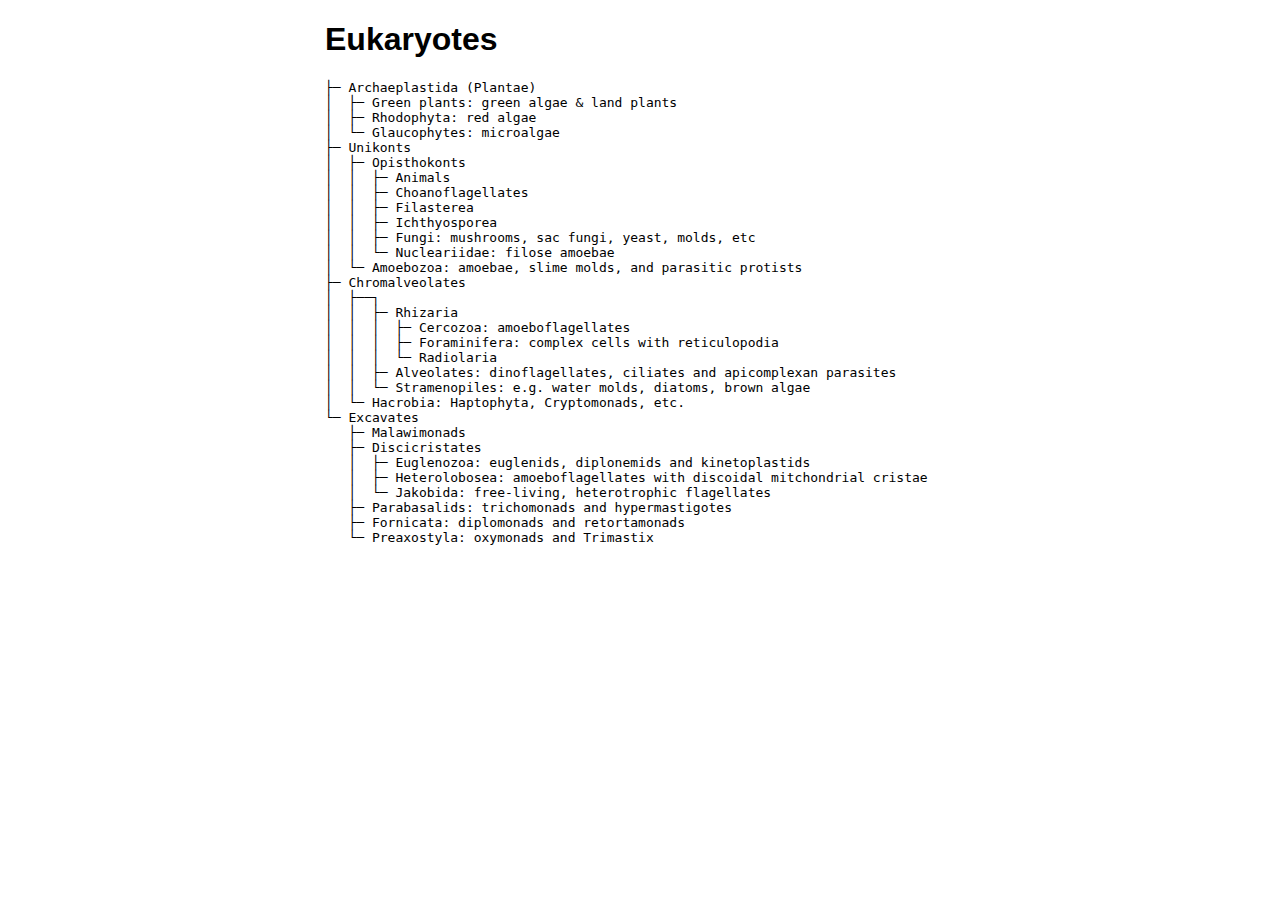
<file: .netlify/functions/node_modules/treeify/examples/eukaryotes.html>
<!DOCTYPE html>
<html>
   <head>
      <meta http-equiv="Content-Type" content="text/html; charset=utf-8">

      <script src="../treeify.js"></script>
      <script>
         // when a loader isn't present the UMD falls back to using a window 'global'
         window.require = function() {
            return window.treeify;
         };
      </script>
      <script src="./eukaryotes.js"></script>

      <style>
         body {
            display: block;
            width: 630px;
            margin: auto;
            font-family: sans-serif;
         }
      </style>
   </head>
   <body>
      <h1>Eukaryotes</h1>
      <pre id="pre"></pre>
      <script>
         document.getElementById('pre').innerText = treeify.asTree(Eukaryotes, true);
      </script>
   </body>
</html>
</file>
<file: css/wave-catchers.css>
@font-face {  
	font-family: 'Wavey';
	src: URL('../css/wheaton\ capitals.otf') format('truetype');
}  

html, body {
	overscroll-behavior: none;
	font-family: 'Wavey', sans-serif;
	margin: 0;
	width: 100%;
	height: 100%;
	
}

.coco-balance-float {
	position: fixed;
	right: 30px;
	bottom: 30px;
	font-size: 1.5vw;
	z-index: 10;
	display: flex;
	align-items: center;
	padding: 15px;
	border-radius: 20px;
	background: white;
	color: black;
	border: .5vw solid black;
	box-shadow: 0 20px 25px -5px rgba(0, 0, 0, 0.1), 0 10px 10px -5px rgba(0, 0, 0, 0.04);
  }

  .coco-balance-float img {
	margin-left: 10px;
  }

#clear-button  {
	position: absolute;
	bottom: 5px;
	right: 10px;
	font-size: 1vw;
	line-height: 1vw;
}

.coco-icon {
	display: inline;
	width: 1.8vw;
}

.hidden {
	display: none !important;
}

.banner-img {
	width: 100%;
	height: 100%;
}

.fixed-banner{
	position:fixed;
    bottom:0px;
    z-index: -1;
}

h1, h2 {
	letter-spacing: 3px;
}

h1 {
	font-family: "Wavey";
	color: black;
	font-size: 3vw !important;
	line-height: 3vw !important;
}

p {
	font-family: "Courier New";
	text-align: left;
	font-weight: bold;
	font-size: 1.4vw !important;
	line-height: 1.7vw !important;
}

#desktop-wallet-connect-div {
	display: flex;
	justify-content: space-between;
	align-items: center;
	width: 29%;
}

#desktop-wallet-connect-div button {
	width: 48%;
	font-size: 1.1vw;
	letter-spacing: 1px
}

#discord-img {
	height: 1.8vw;
}

#edit-img {
	height: 1.4vw;
}

#account, #discord {
	text-align: center;
	background-color: white !important;
	color:black !important;
	height: 80%;
	min-height: 3vw;
  }

#discord {
	display: flex;
	flex-direction: row;
	justify-content: space-around;
	align-items: center;
	transition: all 0.5s;
}
  

#account.connected:hover {
	cursor: default !important;
}

#discord.success, #discord-mobile.success {
    background-color: rgb(49, 219, 49) !important;
}

#discord.success:hover, #discord-mobile.success:hover {
    background-color: rgb(49, 219, 49) !important;
	color: black !important;
}

#discord.failure, #discord-mobile.failure {
    background-color: #F72119 !important;
}

#discord.failure:hover, #discord-mobile.failure:hover {
    background-color: #F72119 !important;
}


.body {
	background-color: white;
	font-family: 'Wavey', sans-serif;
	background-size: auto;
	background-repeat: repeat;
	color: black;
}

.header {
	padding-top: 40px;
	padding-bottom: 40px
}

.hide-on-desktop {
	display: none !important;
}

.section {
	padding-top: 50px;
	padding-bottom: 50px !important;
	background-position: 0 0;
	background-size: 500px

}

.section.footer {
	padding-top: 10px;
	padding-bottom: 10px;
	background-position: 100% 50%;
	background-size: cover;
	background-repeat: no-repeat;
}

.footer .link {
	transition: transform ease 300ms;
}

.footer .link:hover {
  transform: translate(0, -5px);
}

.footer-section {
	margin: auto;
	padding: 5px;
	width: 100%;
	text-align: center;
}

.center-div {
	display: -webkit-box;
	display: -webkit-flex;
	display: -ms-flexbox;
	display: flex;
	margin-bottom: 50px;
	-webkit-box-orient: vertical;
	-webkit-box-direction: normal;
	-webkit-flex-direction: column;
	-ms-flex-direction: column;
	flex-direction: column;
	-webkit-box-pack: center;
	-webkit-justify-content: center;
	-ms-flex-pack: center;
	justify-content: center;
	-webkit-box-align: center;
	-webkit-align-items: center;
	-ms-flex-align: center;
	align-items: center
}

.button {
	touch-action: manipulation;
	background-color: black;
    border: .3vw black solid;
	color: white;
	font-size: 1.4vw;
	line-height: 1.7vw;
	padding: .5vw;
	border-radius: 5px;
	font-family: 'Wavey', sans-serif;
	font-weight: bolder;
}

.link {
	color: black;
	text-decoration: none
}

.title-link {
	color: white;
	text-decoration: none
}

.title-link:hover {
	color: #F5CD03;
}

.button:hover {
	background-color: #FDCD00;
}

.link:hover {
	color: #F5CD03;
}

.section-title{
	font-size:  2.3vw;
	text-align: center;
}

h2 {
	font-size:  1.9vw;
	line-height:  1.9vw;
}

h4 {
	font-size:  1.4vw;
	line-height:  1.8vw;
}

h5 {
	font-size:  1vw !important;
	line-height:  1.3vw !important;
}

.banner-img {
	width: 100%;
}

#pending-transactions {
    text-align: center;
    min-width: 20%;
    position: fixed;
    bottom: 20px;
    left: 20px;
    z-index: 99999999;
  }
  
.loading-div {
    cursor: pointer;
    width: 100%;
    text-decoration: none;
    height: 5%;
    background-color: #447CFC;
    border: solid white .3em;
    color: white;
    font-size: 1.2vw;
    line-height: 1.5vw;
    padding: 20px;
    text-align: center;
    border-radius: .2em;
}

.etherscan-link {
    text-decoration: none;
}


#loading-popup {
    border: solid .5vw white;
    background-color: #447CFC;
    padding:5vw;
    z-index: 99999;
    position:fixed;
    top:50%;
    left: 50%;
    transform: translate(-50%, -50%);
    width: 33vw;
    border-radius: .2em;
    text-align: center;
    box-shadow: 0 0 5000px 5000px rgba(0,0,0,0.88);
}

#error-popup, #status-popup, #discord-popup, #stake-popup, #confirm-popup {
	background-color: white;
    z-index: 99999;
    position:fixed;
    top:50%;
    left: 50%;
    transform: translate(-50%, -50%);
    width: 53vw;
    height: 35vh;
    border: solid .5vw black;
    border-radius: .2em;
    text-align: center;
    box-shadow: 0 0 5000px 5000px rgba(0,0,0,0.88);
}

#discord-popup {
    height: 50vh;
}

#stake-popup {
	height: 40vh;
}

#confirm-popup {
	height: 50vh;
}

#error-popup p, #status-popup p, #discord-popup p, #stake-popup p, #confirm-popup p {
    width: 100%;
    font-size: 2.5vw !important;
    line-height: 2.7vw !important;
    position: absolute;
    color: black;
    top: 50%;
    left: 50%;
	padding: 1vw;
    transform: translate(-50%, -50%);
    text-align: center;
}

#discord-popup p, #stake-popup p, #confirm-popup p {
	position: initial;
	top: initial;
	left: initial;
	transform: none;
	width: 95%;
	margin: auto;
	padding-bottom: 0;
}

#stake-popup p, #confirm-popup p {
	font-size: 1.9vw !important;
    line-height: 2vw !important;
}
  
  #discord-popup #content, #stake-popup #content, #confirm-popup #content {
	width: 100%;
	font-size: 2vw;
	line-height: 2vw;
	position: absolute;
	color: black;
	top: 50%;
	left: 50%;
	width: 90%;
	transform: translate(-50%, -50%);
  }
  
  #discord-popup #content input, #stake-popup #content input, #confirm-popup #content input {
	text-align: center;
	border: solid black .5vw;
  }
  
  #discord-popup #content button, #stake-popup #content button {
	margin: auto;
	margin-top: 3%;
	width: 32%;
  }

  #confirm-popup #content button  {
	margin: auto;
	margin-top: 3%;
	width: 75%;
  }

@keyframes blinker {
    50% {
      opacity: 0;
    }
}

.blinking {
    animation: blinker 1.6s linear infinite;
}

.success {
    background-color: rgb(49, 219, 49) !important;
	color: black !important;
}

.failure {
    background-color: #F72119 !important;
}

#block-screen, #block-screen-error, #block-screen-status, #block-screen-approval, #block-screen-loading, #block-screen-discord, #block-screen-stake, #block-screen-confirm {
    z-index: 9998;
    width: 100vw;
    opacity: 0;
    position: absolute;
    top: 0;
}

@media screen and (max-width: 1000px) {
	.footer-section {
		margin: auto;
		padding: 5px;
		width: 100%;
		text-align: center;
	}
}

.mint-container {
	text-align: center;
}

.box {
	border-style: solid;
	border-color: black;
	border-radius: 20px;
	border-width: .5vw;
	padding: 20px;
	backdrop-filter: blur(25px);
    background-color: white;
}

.box2 {
	background-color: rgba(95, 92, 92, 0.336);
}

.box3 {
	background-color: rgba(95, 92, 92, 0.336);
	padding: 50px;
	border-style: solid;
	border-color: white;
	border-radius: 2px;
	min-height: 60vh;
}

@media screen and (max-width:991px) {

	.coco-icon {
		display: inline;
		width: 2.8vh;
	}

	.box {
		border-width: 5px;
	}


    .section-title {
        font-size: 3vh;
        text-align: center;
    }

	h2 {
		font-size:  3.4vh;
		line-height: 3.4vh;
	}

	h3 {
		font-size:  2.4vh !important;
		line-height:  2.9vh !important;
	}

	h4 {
		font-size:  2vh;
		line-height:  2.4vh;
	}

	h5 {
		font-size:  1.8vh !important;
		line-height:  2vh !important;
	}

	.button {
		font-size: 2.3vh;
		line-height: 2.8vh ;	
		padding: 5px;
		border-width: 5px;
		min-height: 9vh;
	}

	p {
		font-size: 2.8vh !important;
		line-height: 3.1vh !important;
		margin: 0 !important;
		padding: 10px !important;
	}

	.hide-on-mobile {
        display: none !important;
    }

	.hide-on-desktop {
		display: block !important;
	}

	#mobile-account {
		width:80%;
		background-color: white;
		color: black
	  }

	#about {
		padding: 0;
	}

	.header {
		padding-top: 10px;
		padding-right: 40px;
		padding-left: 40px
	}

	.header-menu {
		font-size: 2.5vh;
		margin: 5px;
	}

	.box3 {
		margin-top: 15vh;
		width: 100%;
		position: relative;
		background-color: rgba(95, 92, 92, 0.336);
		padding: 50px;
		min-height: 40vh;
	}

	#pending-transactions {
        min-width: 85%;
        position: fixed;
        bottom: 20px;
        left: 50%;
        transform: translate(-50%, 0);
      }
    
      .loading-div {
        font-size: 4vw !important;
        line-height: 4.6vw !important;
		border-width: 5px;
      }

	  #loading-popup {
        width: 75vw;
		border-width: 5px;
    }

	h1 {
		font-size: 5.4vh !important;
		line-height: 5.4vh !important;
	}

    #error-popup, #status-popup, #discord-popup, #stake-popup, #confirm-popup {
        width: 75vw;
        height: 15vh;
		border-width: 5px;
    }

	#discord-popup {
		height: 45vh;
	  }

	  #stake-popup, #confirm-popup {
		  height: 75vh;
		  width: 90vw;
	  }

	  #stake-popup h1, #confirm-popup h1 {
		  font-size: 4vh !important;
	  }

    #error-popup p, #status-popup p, #discord-popup p {
        font-size: 4vw !important;
		line-height: 4.2vw !important;
		width: 80%;
    }

	#stake-popup p, #confirm-popup p {
		width: 90%;
		padding: 0 !important;
		font-size: 3vh !important;
		line-height: 3vh !important;
	}

	#discord-popup p, #stake-popup p, #confirm-popup p {
		padding: 0;
		margin: auto !important;
		margin-bottom: 3%;
	  }
	
	  #discord-popup #content input, #stake-popup #content input, #confirm-popup #content input {
		border-width: 2px;
		font-size: 4vw;
		line-height: 4vw;
	  }

	  #stake-popup #content {
		height: 95%;
		display: flex;
		flex-direction: column;
		justify-content: space-between;
	  }

	  #discord-popup #content button, #stake-popup #content button, #confirm-popup #content button {
		margin-top: 7%;
		width: 90%;
  }
	

}

@media screen and (max-width:767px) {
	#discord-img {
		height: 3.3vh;
	}

	#edit-img {
		height: 2.3vh;
	}

	.header {
		padding-right: 20px;
		padding-left: 20px
	}

	.coco-balance-float {
        position: fixed;
        bottom: 20px;
        left: 50%;
        transform: translate(-50%, 0);
		width: 80%;
		margin: auto;
		font-size: 2.5vh;
		z-index: 10;
		display: flex;
		align-items: center;
		text-align: center;
		justify-content: center;
		padding: 15px;
		background: white;
		color: black;
		border-radius: 20px;
		border: 5px solid black;
		box-shadow: 0 20px 25px -5px rgba(0, 0, 0, 0.1), 0 10px 10px -5px rgba(0, 0, 0, 0.04);
	  }
	  .coco-balance-float img {
		margin-left: 10px;
	  }
}

@media screen and (max-width:479px) {
	.header {
		padding-bottom: 20px
	}
	.button.connect-button {
		margin-top: 0
	}
}

.mint-section {
	padding-top: 50px;
}

#top {
	padding-bottom: 0px;
	padding-top: 0px;
}

#about {
	z-index: 4;
}
</file>
<file: css/index.css>
:root {
    --main-bg-color: #447CFC;
  }

@keyframes blinker {
    50% {
      opacity: 0;
    }
}

/* start header/navbar styling */

#top  {
    display: flex;
    flex-direction: row;
    justify-content: center;
    color: white !important;
    background-color: #447CFC;
    backdrop-filter: blur(10px);
    -webkit-backdrop-filter: blur(10px);
}

#top .link {
	transition: transform ease 300ms;
}

#top .link:hover {
  transform: translate(0, -2px);
	transition: transform ease 300ms;
    display:inline-block;
}


#header, #title-section {
    margin: 10px 0 10px 0%;
    padding: 0;
}

#title-section {
    display: flex;
    flex-direction: row;
    justify-content: center;
    align-items: center;
    width: 30%;
    font-size: 2vw;
    line-height: 2vw;
    text-align: center;
}

#title {
    width: 100%;
    letter-spacing: 5px;
}

#header {
    width: 40%;
    display: flex;
    flex-direction: row;
    justify-content: center;
    align-items: center;
}

.header-menu {
	font-size: 1.3vw;
    line-height: 1.3vw;
    letter-spacing: 3px;
    margin: 2%;
    text-align: center;
}

.header-menu a {
    color: white;
}

#socials {
    display: flex;
    flex-direction: row;
    align-items: center;
    justify-content: center;
    width: 15%;
    padding: .5%;
}

#socials a {
    width: 20%;
    margin: 1%;
}

#socials a:hover {
    opacity: .8;
}

#logo-img {
    width: 20%;
}

#logo-img img {
    border: .5vw black solid;
    border-radius: 50%;
}

#logo-img:hover {
    opacity: .8;
}

/* end header/navbar styling */

/* mint section */

.mint-img {
    width: 20%;
    border: .5vw black solid;
    border-radius: 20px;
}

/* start about section styling */

#roadmap {
    -webkit-animation: bounce 1.3s infinite;
    animation: bounce 1.3s infinite;
    color: black !important;
}

.down-arrow {
    width: 3vw;
}

@-webkit-keyframes bounce {
    0% { transform: translateY(0);} 
   50% {transform: translateY(-5px);} 
   100% { transform: translateY(0);} 
}
  
@keyframes bounce {
    0% { transform: translateY(0);} 
   50% {transform: translateY(-5px);} 
   100% { transform: translateY(0);} 
}

.left-number, .right-number {
    position: absolute;
    text-align: center;
    top: 20px;
    font-size: 3vw;
    line-height: 3vw;
}

.left-number {
    left: 20px;
}

.right-number {
    right: 20px;
}

#about {
    padding: 30px;
    text-align:center;
    display: flex;
    flex-direction: row;
    justify-content: center;
    align-items: center;
    position: relative;
}

#about-text-desktop-1 {
    width: 75%;
    margin-right:6%
}

#about-text-desktop-2 {
    width: 75%;
    margin-left:6%
}

#about-gif {
    width: 15%;
}

#wc-gif {
    border: .5vw black solid;
    border-radius: 20px;
}

#about h2 {
    font-size: 2.5vw;
    line-height: 2.5vw;
    margin-top: 15px;
    margin-bottom: 15px;
}

/* end about section styling */

#bottom-socials {
    width: 20%;
    margin: auto;
    padding: 1vw;
    display: flex;
    flex-direction: row;
    justify-content: space-evenly;
}

#bottom-socials a {
    width: 4vw;
    height: 4vw;
}

#copyright-div {
    background-color: var(--main-bg-color);
    text-align: center;
    font-size: 1.4vw !important;
	line-height: 1.7vw !important;
    padding: 20px;
    position: relative;
}

#copyright-div  a {
    color: white;
}

#copyright-div  a:hover {
	color: #F5CD03;
}

#copyright-div img {
    margin-right: 20px;
}

@media screen and (max-width: 991px) {

    .left-number, .right-number {
        display: none;
    }

    .down-arrow {
        width: 3vh;
    }

    /* start header-navbar styling */

    #top {
        display: initial;
    }

    .w-container {
        width: 90%;
    }

    #title-section {
        width: 100%;
        border-right: none;
        font-size: 5vh;
        line-height: 5vh;
        background-color: #447CFC;
        padding-top: 20px !important;
        margin: 0;
        padding: 2%;
        backdrop-filter: blur(10px);
        -webkit-backdrop-filter: blur(10px);
    }

    #socials {
        text-align: left;
        display: flex;
        flex-direction: row;
        align-items: end;
        justify-content: center;
        width: 100%;
    }

    #socials a {
        width: 10%;
    }

    #logo-img {
        width: 20%;
    }

    #logo-img img {
        border-width: 5px;
    }
    
    #title {
        width: 100%;
        letter-spacing: 3px;
    }

    #header {
        width: 100%;
        border-left: none;
        display: flex;
        flex-direction: row;
        justify-content: center;
        align-items: center;
        margin: 0;
        padding-top: 5px;
        padding-bottom: 5px;
    }

    /* Mobile Navbar animations */
      

    #expand-container {
        overflow: hidden;
    }
    
    #mobile-nav-menu {
        margin-top: -100%;
        transition: all 0.4s;
    background-color: #447CFC;

    }

    #mobile-account, #discord-mobile {
        width: 40%;
        padding: 2px !important;
    }

    #discord-mobile {
        display: flex;
        flex-direction: row;
        justify-content: space-around;
        align-items: center;
        color: black !important;
        background-color: white;
    }
    
    #mobile-nav-menu.expanded {
        backdrop-filter: blur(10px);
        -webkit-backdrop-filter: blur(10px);

        margin-top: 0;
    }


    @-webkit-keyframes slide-in {
        100% {
          -webkit-transform: translateY(0%);
          transform: translateY(0%)
        }
    }

    @-webkit-keyframes slide-out {
        100% {
          -webkit-transform: translateY(-100%);
          transform: translateY(-100%)
        }
    }

    @keyframes slide-in {
        100% {
            transform: translateY(0%)
        }
    }

    @keyframes slide-out {
        100% {
            transform: translateY(-100%)
        }
    }

    .expanded {
        backdrop-filter: blur(10px);
        -webkit-backdrop-filter: blur(10px);
        opacity: 1;
        animation: slide-in 1s linear;
        -webkit-animation-name: slide-in;
        -webkit-animation-duration: 1s;
        -webkit-animation-iteration-count: 1;
        -webkit-animation-timing-function: linear;
        -webkit-animation-fill-mode: forwards;
    }

    .collapsed {
        backdrop-filter: blur(10px);
        -webkit-backdrop-filter: blur(10px);
        animation: slide-out 1s linear;
        -webkit-animation-name: slide-out;
        -webkit-animation-duration: 1s;
        -webkit-animation-iteration-count: 1;
        -webkit-animation-timing-function: linear;
        -webkit-animation-fill-mode: forwards;
    }

    /* end mobile navbar animations*/

    .header-menu {
        font-size: 4vh;
        line-height: 4vh;
        text-align: left;
    }

    #navbar {
        touch-action: manipulation;
        width: 10%;
        background-color: white;
        background-image: url("../images/burger.png");
        background-size: 100% 100%;
    }

    #mobile-wallet-connect-div {
        display: flex !important;
        flex-direction: row;
        align-items: center;
        justify-content: space-evenly;
        background-color: #447CFC;
        text-align: center;
        padding-top: 5px;
        padding-bottom: 5px;
        backdrop-filter: blur(10px);
        -webkit-backdrop-filter: blur(10px);
    }

    #mobile-wallet-connect-div .button {
        min-height: 6vh;
    }

    /* end header/navbar styling */

    /* start about section styling */

    #about {
        display: block;
        padding: 15px;
    }

    #about p {
        padding-left: 0 !important;
        padding-right: 0 !important;
        font-size: 18px !important;
        line-height: 18px !important;
    }
    
    #about-text-mobile {
        width: 95%;
        margin-left: 2.5%;
        margin-right:2.5%
    }
    
    #about-gif {
        width: 100%;
    }

    #wc-gif {
        border-width: 5px;
    }

    /* end about section styling */


    p {
        padding: 20px;
        margin: 0;
        font-size: 20px;
    }

    .section-title {
        font-size: 3vh;
        text-align: center;
    }

    .body-heading {
        text-align: center;
        margin: 0;
        margin-top: 10px;
    }

    #about-info {
        font-size: 2.8vh !important;
        line-height: 3.3vh !important;
    }

    #bottom-socials {
        width: 95%;
        padding: 2vh;
    }

    #bottom-socials a {
        width: 7vh;
        height: 7vh;
    }

    #copyright-div {
        padding: 10px;
        font-size: 2.8vh !important;
		line-height: 3.1vh !important;
    }

}
</file>
<file: css/mint.css>
.modal-info {
    display: -webkit-box;
    display: -webkit-flex;
    display: -ms-flexbox;
    display: flex;
    -webkit-box-pack: justify;
    -webkit-justify-content: space-between;
    -ms-flex-pack: justify;
    justify-content: space-between;
    -webkit-box-align: center;
    -webkit-align-items: center;
    -ms-flex-align: center;
    align-items: center;
  }

.blinking {
    animation: blinker 1.6s linear infinite;
}


.one {
    opacity: 0;
    -webkit-animation: dot 1.3s infinite;
    -webkit-animation-delay: 0.0s;
    animation: dot 1.3s infinite;
    animation-delay: 0.0s;
  }
  
  .two {
    opacity: 0;
    -webkit-animation: dot 1.3s infinite;
    -webkit-animation-delay: 0.2s;
    animation: dot 1.3s infinite;
    animation-delay: 0.2s;
  }
  
  .three {
    opacity: 0;
    -webkit-animation: dot 1.3s infinite;
    -webkit-animation-delay: 0.3s;
    animation: dot 1.3s infinite;
    animation-delay: 0.3s;
  }
  
  @-webkit-keyframes dot {
    0% {
        opacity: 0;
    }
    50% {
        opacity: 0;
    }
    100% {
        opacity: 1;
    }
  }
  
  @keyframes dot {
    0% {
        opacity: 0;
    }
    50% {
        opacity: 0;
    }
    100% {
        opacity: 1;
    }
  }

/* start minting styling */

#mint-container {
    display: flex;
    flex-direction: row;
    justify-content: center;
    align-items: center;
}

#mint {
    margin: 0;
    width: 45%;
   background-color: white;
}

#mint h1 {
    margin: 0;
}

#quantity-controls {
    text-align: center;
    margin: 0;
}

#max-button {
    width:25%;
}

#mint-button, #mint-n-stake-button, #claim-button {
	height: 4vw;
    width: 98%;
    margin:0;
}

#claim-button {
    margin-bottom: 1vw;
}

#mint button {
    font-size: 2vw;
    letter-spacing: 5px;
}

.hidden {
    display: none;
}
  
.increment-button {
    width: 15%;
    font-size: calc(25px + 3vw) !important;
    line-height: calc(25px + 3vw) !important;
    background-color: transparent;
}

.increment-button:hover {
    opacity: .75;
}

  
#number-to-mint {
    font-size: calc(20px + 3vw) !important;
    line-height: calc(20px + 3vw) !important;
    letter-spacing: 5px;
    font-weight: bolder;
}
  
#mint-prompt {
    width: 100%;
    text-align: center;
}
  
#mint-tools {
    width: 100%;
}

/* end minting styling */

@media screen and (max-width: 767px) {

    /* start minting styling */

    #mint-container {
        height: initial;
    }

    #mint {
        width: 90%;
    }

    #mint-header {
      font-size: calc(25px + 2vw) !important;
      line-height: calc(25px + 2vw) !important;
    }
    
    .mint-info {
      font-size: calc(25px + 1vw);
      line-height: calc(25px + 1vw);
      margin-bottom: 0;
    }

    #quantity-controls {
        margin-bottom: 0;
        width: 100%;
    }
    
    #mint button {
        font-size: 3vh;
        letter-spacing: 5px;
    }
    
    #max-button {
        min-height: 10vh;
        min-width: 150px;
    }

    #mint-button, #mint-n-stake-button, #claim-button {
        height: 10vh;
        width: 98%;
        margin-bottom: 5%;
    }
    
    .increment-button {
      touch-action: manipulation;
      width: initial;
      font-size: calc(20px + 4.5vw) !important;
      line-height: calc(20px + 3.5vw) !important;
      background-color: transparent;
    }
    
    #number-to-mint {
      font-size: calc(25px + 3.5vw) !important;
      line-height: calc(25px + 3.5vw) !important;
    }

    #sold-out {
        font-size: 3vh;
        line-height: 3vh;
    }

    /* end minting styling */

}
</file>
<file: css/webflow.css>
@font-face{font-family:webflow-icons;src:url([data-uri]) format('truetype');font-weight:400;font-style:normal}[class^=w-icon-],[class*=" w-icon-"]{font-family:webflow-icons!important;speak:none;font-style:normal;font-weight:400;font-variant:normal;text-transform:none;line-height:1;-webkit-font-smoothing:antialiased;-moz-osx-font-smoothing:grayscale}.w-icon-slider-right:before{content:"\e600"}.w-icon-slider-left:before{content:"\e601"}.w-icon-nav-menu:before{content:"\e602"}.w-icon-arrow-down:before,.w-icon-dropdown-toggle:before{content:"\e603"}.w-icon-file-upload-remove:before{content:"\e900"}.w-icon-file-upload-icon:before{content:"\e903"}*{-webkit-box-sizing:border-box;-moz-box-sizing:border-box;box-sizing:border-box}html{height:100%}body{margin:0;min-height:100%;background-color:#fff;font-family:Arial,sans-serif;font-size:14px;line-height:20px;color:#333}img{max-width:100%;vertical-align:middle;display:inline-block}html.w-mod-touch *{background-attachment:scroll!important}.w-block{display:block}.w-inline-block{max-width:100%;display:inline-block}.w-clearfix:before,.w-clearfix:after{content:" ";display:table;grid-column-start:1;grid-row-start:1;grid-column-end:2;grid-row-end:2}.w-clearfix:after{clear:both}.w-hidden{display:none}.w-button{display:inline-block;padding:9px 15px;background-color:#3898ec;color:#fff;border:0;line-height:inherit;text-decoration:none;cursor:pointer;border-radius:0}input.w-button{-webkit-appearance:button}html[data-w-dynpage] [data-w-cloak]{color:transparent!important}.w-webflow-badge,.w-webflow-badge *{position:static;left:auto;top:auto;right:auto;bottom:auto;z-index:auto;display:block;visibility:visible;overflow:visible;overflow-x:visible;overflow-y:visible;box-sizing:border-box;width:auto;height:auto;max-height:none;max-width:none;min-height:0;min-width:0;margin:0;padding:0;float:none;clear:none;border:0 transparent;border-radius:0;background:0 0;background-image:none;background-position:0% 0%;background-size:auto auto;background-repeat:repeat;background-origin:padding-box;background-clip:border-box;background-attachment:scroll;background-color:transparent;box-shadow:none;opacity:1;transform:none;transition:none;direction:ltr;font-family:inherit;font-weight:inherit;color:inherit;font-size:inherit;line-height:inherit;font-style:inherit;font-variant:inherit;text-align:inherit;letter-spacing:inherit;text-decoration:inherit;text-indent:0;text-transform:inherit;list-style-type:disc;text-shadow:none;font-smoothing:auto;vertical-align:baseline;cursor:inherit;white-space:inherit;word-break:normal;word-spacing:normal;word-wrap:normal}.w-webflow-badge{position:fixed!important;display:inline-block!important;visibility:visible!important;opacity:1!important;z-index:2147483647!important;top:auto!important;right:12px!important;bottom:12px!important;left:auto!important;color:#aaadb0!important;background-color:#fff!important;border-radius:3px!important;padding:6px 8px 6px 6px!important;font-size:12px!important;opacity:1!important;line-height:14px!important;text-decoration:none!important;transform:none!important;margin:0!important;width:auto!important;height:auto!important;overflow:visible!important;white-space:nowrap;box-shadow:0 0 0 1px rgba(0,0,0,.1),0 1px 3px rgba(0,0,0,.1);cursor:pointer}.w-webflow-badge>img{display:inline-block!important;visibility:visible!important;opacity:1!important;vertical-align:middle!important}h1,h2,h3,h4,h5,h6{font-weight:700;margin-bottom:10px}h1{font-size:38px;line-height:44px;margin:1vw}h3{font-size:24px;line-height:30px;margin-top:20px}h5{font-size:14px;line-height:20px;margin-top:10px}h6{font-size:12px;line-height:18px;margin-top:10px}p{margin-top:0;margin-bottom:10px}blockquote{margin:0 0 10px;padding:10px 20px;border-left:5px solid #e2e2e2;font-size:18px;line-height:22px}figure{margin:0;margin-bottom:10px}figcaption{margin-top:5px;text-align:center}ul,ol{margin-top:0;margin-bottom:10px;padding-left:40px}.w-list-unstyled{padding-left:0;list-style:none}.w-embed:before,.w-embed:after{content:" ";display:table;grid-column-start:1;grid-row-start:1;grid-column-end:2;grid-row-end:2}.w-embed:after{clear:both}.w-video{width:100%;position:relative;padding:0}.w-video iframe,.w-video object,.w-video embed{position:absolute;top:0;left:0;width:100%;height:100%}fieldset{padding:0;margin:0;border:0}button,html input[type=button],input[type=reset]{border:0;cursor:pointer;-webkit-appearance:button}.w-form{margin:0 0 15px}.w-form-done{display:none;padding:20px;text-align:center;background-color:#ddd}.w-form-fail{display:none;margin-top:10px;padding:10px;background-color:#ffdede}label{display:block;margin-bottom:5px;font-weight:700}.w-input,.w-select{display:block;width:100%;height:38px;padding:8px 12px;margin-bottom:10px;font-size:14px;line-height:1.428571429;color:#333;vertical-align:middle;background-color:#fff;border:1px solid #ccc}.w-input:-moz-placeholder,.w-select:-moz-placeholder{color:#999}.w-input::-moz-placeholder,.w-select::-moz-placeholder{color:#999;opacity:1}.w-input:-ms-input-placeholder,.w-select:-ms-input-placeholder{color:#999}.w-input::-webkit-input-placeholder,.w-select::-webkit-input-placeholder{color:#999}.w-input:focus,.w-select:focus{border-color:#3898ec;outline:0}.w-input[disabled],.w-select[disabled],.w-input[readonly],.w-select[readonly],fieldset[disabled] .w-input,fieldset[disabled] .w-select{cursor:not-allowed;background-color:#eee}textarea.w-input,textarea.w-select{height:auto}.w-select{background-color:#f3f3f3}.w-select[multiple]{height:auto}.w-form-label{display:inline-block;cursor:pointer;font-weight:400;margin-bottom:0}.w-radio{display:block;margin-bottom:5px;padding-left:20px}.w-radio:before,.w-radio:after{content:" ";display:table;grid-column-start:1;grid-row-start:1;grid-column-end:2;grid-row-end:2}.w-radio:after{clear:both}.w-radio-input{margin:4px 0 0;margin-top:1px \9;line-height:normal;float:left;margin-left:-20px}.w-radio-input{margin-top:3px}.w-file-upload{display:block;margin-bottom:10px}.w-file-upload-input{width:.1px;height:.1px;opacity:0;overflow:hidden;position:absolute;z-index:-100}.w-file-upload-default,.w-file-upload-uploading,.w-file-upload-success{display:inline-block;color:#333}.w-file-upload-error{display:block;margin-top:10px}.w-file-upload-default.w-hidden,.w-file-upload-uploading.w-hidden,.w-file-upload-error.w-hidden,.w-file-upload-success.w-hidden{display:none}.w-file-upload-uploading-btn{display:flex;font-size:14px;font-weight:400;cursor:pointer;margin:0;padding:8px 12px;border:1px solid #ccc;background-color:#fafafa}.w-file-upload-file{display:flex;flex-grow:1;justify-content:space-between;margin:0;padding:8px 9px 8px 11px;border:1px solid #ccc;background-color:#fafafa}.w-file-upload-file-name{font-size:14px;font-weight:400;display:block}.w-file-remove-link{margin-top:3px;margin-left:10px;width:auto;height:auto;padding:3px;display:block;cursor:pointer}.w-icon-file-upload-remove{margin:auto;font-size:10px}.w-file-upload-error-msg{display:inline-block;color:#ea384c;padding:2px 0}.w-file-upload-info{display:inline-block;line-height:38px;padding:0 12px}.w-file-upload-label{display:inline-block;font-size:14px;font-weight:400;cursor:pointer;margin:0;padding:8px 12px;border:1px solid #ccc;background-color:#fafafa}.w-icon-file-upload-icon,.w-icon-file-upload-uploading{display:inline-block;margin-right:8px;width:20px}.w-icon-file-upload-uploading{height:20px}.w-container{margin-left:auto;margin-right:auto;max-width:85%}.w-container:before,.w-container:after{content:" ";display:table;grid-column-start:1;grid-row-start:1;grid-column-end:2;grid-row-end:2}.w-container:after{clear:both}.w-container .w-row{margin-left:-10px;margin-right:-10px}.w-row:before,.w-row:after{content:" ";display:table;grid-column-start:1;grid-row-start:1;grid-column-end:2;grid-row-end:2}.w-row:after{clear:both}.w-row .w-row{margin-left:0;margin-right:0}.w-col{position:relative;float:left;width:100%;min-height:1px;padding-left:10px;padding-right:10px}.w-col .w-col{padding-left:0;padding-right:0}.w-col-1{width:8.33333333%}.w-col-2{width:16.66666667%}.w-col-3{width:25%}.w-col-4{width:33.33333333%}.w-col-5{width:41.66666667%}.w-col-6{width:50%}.w-col-7{width:58.33333333%}.w-col-8{width:66.66666667%}.w-col-9{width:75%}.w-col-10{width:83.33333333%}.w-col-11{width:91.66666667%}.w-col-12{width:100%}.w-hidden-main{display:none!important}@media screen and (max-width:991px){.w-container{max-width:728px}.w-hidden-main{display:inherit!important}.w-hidden-medium{display:none!important}.w-col-medium-1{width:8.33333333%}.w-col-medium-2{width:16.66666667%}.w-col-medium-3{width:25%}.w-col-medium-4{width:33.33333333%}.w-col-medium-5{width:41.66666667%}.w-col-medium-6{width:50%}.w-col-medium-7{width:58.33333333%}.w-col-medium-8{width:66.66666667%}.w-col-medium-9{width:75%}.w-col-medium-10{width:83.33333333%}.w-col-medium-11{width:91.66666667%}.w-col-medium-12{width:100%}.w-col-stack{width:100%;left:auto;right:auto}}@media screen and (max-width:767px){.w-hidden-main{display:inherit!important}.w-hidden-medium{display:inherit!important}.w-hidden-small{display:none!important}.w-row,.w-container .w-row{margin-left:0;margin-right:0}.w-col{width:100%;left:auto;right:auto}.w-col-small-1{width:8.33333333%}.w-col-small-2{width:16.66666667%}.w-col-small-3{width:25%}.w-col-small-4{width:33.33333333%}.w-col-small-5{width:41.66666667%}.w-col-small-6{width:50%}.w-col-small-7{width:58.33333333%}.w-col-small-8{width:66.66666667%}.w-col-small-9{width:75%}.w-col-small-10{width:83.33333333%}.w-col-small-11{width:91.66666667%}.w-col-small-12{width:100%}}@media screen and (max-width:479px){.w-container{max-width:none}.w-hidden-main{display:inherit!important}.w-hidden-medium{display:inherit!important}.w-hidden-small{display:inherit!important}.w-hidden-tiny{display:none!important}.w-col{width:100%}.w-col-tiny-1{width:8.33333333%}.w-col-tiny-2{width:16.66666667%}.w-col-tiny-3{width:25%}.w-col-tiny-4{width:33.33333333%}.w-col-tiny-5{width:41.66666667%}.w-col-tiny-6{width:50%}.w-col-tiny-7{width:58.33333333%}.w-col-tiny-8{width:66.66666667%}.w-col-tiny-9{width:75%}.w-col-tiny-10{width:83.33333333%}.w-col-tiny-11{width:91.66666667%}.w-col-tiny-12{width:100%}}.w-widget{position:relative}.w-widget-map{width:100%;height:400px}.w-widget-map label{width:auto;display:inline}.w-widget-map img{max-width:inherit}.w-widget-map .gm-style-iw{text-align:center}.w-widget-map .gm-style-iw>button{display:none!important}.w-widget-twitter{overflow:hidden}.w-widget-twitter-count-shim{display:inline-block;vertical-align:top;position:relative;width:28px;height:20px;text-align:center;background:#fff;border:#758696 solid 1px;border-radius:3px}.w-widget-twitter-count-shim *{pointer-events:none;-webkit-user-select:none;-moz-user-select:none;-ms-user-select:none;user-select:none}.w-widget-twitter-count-shim .w-widget-twitter-count-inner{position:relative;font-size:15px;line-height:12px;text-align:center;color:#999;font-family:serif}.w-widget-twitter-count-shim .w-widget-twitter-count-clear{position:relative;display:block}.w-widget-twitter-count-shim.w--large{width:36px;height:28px}.w-widget-twitter-count-shim.w--large .w-widget-twitter-count-inner{font-size:18px;line-height:18px}.w-widget-twitter-count-shim:not(.w--vertical){margin-left:5px;margin-right:8px}.w-widget-twitter-count-shim:not(.w--vertical).w--large{margin-left:6px}.w-widget-twitter-count-shim:not(.w--vertical):before,.w-widget-twitter-count-shim:not(.w--vertical):after{top:50%;left:0;border:solid transparent;content:" ";height:0;width:0;position:absolute;pointer-events:none}.w-widget-twitter-count-shim:not(.w--vertical):before{border-color:transparent;border-right-color:#5d6c7b;border-width:4px;margin-left:-9px;margin-top:-4px}.w-widget-twitter-count-shim:not(.w--vertical).w--large:before{border-width:5px;margin-left:-10px;margin-top:-5px}.w-widget-twitter-count-shim:not(.w--vertical):after{border-color:transparent;border-right-color:#fff;border-width:4px;margin-left:-8px;margin-top:-4px}.w-widget-twitter-count-shim:not(.w--vertical).w--large:after{border-width:5px;margin-left:-9px;margin-top:-5px}.w-widget-twitter-count-shim.w--vertical{width:61px;height:33px;margin-bottom:8px}.w-widget-twitter-count-shim.w--vertical:before,.w-widget-twitter-count-shim.w--vertical:after{top:100%;left:50%;border:solid transparent;content:" ";height:0;width:0;position:absolute;pointer-events:none}.w-widget-twitter-count-shim.w--vertical:before{border-color:transparent;border-top-color:#5d6c7b;border-width:5px;margin-left:-5px}.w-widget-twitter-count-shim.w--vertical:after{border-color:transparent;border-top-color:#fff;border-width:4px;margin-left:-4px}.w-widget-twitter-count-shim.w--vertical .w-widget-twitter-count-inner{font-size:18px;line-height:22px}.w-widget-twitter-count-shim.w--vertical.w--large{width:76px}.w-widget-gplus{overflow:hidden}.w-background-video{position:relative;overflow:hidden;height:500px;color:#fff}.w-background-video>video{background-size:cover;background-position:50% 50%;position:absolute;margin:auto;width:100%;height:100%;right:-100%;bottom:-100%;top:-100%;left:-100%;object-fit:cover;z-index:-100}.w-background-video>video::-webkit-media-controls-start-playback-button{display:none!important;-webkit-appearance:none}.w-slider{position:relative;height:300px;text-align:center;background:#ddd;clear:both;-webkit-tap-highlight-color:transparent;tap-highlight-color:transparent}.w-slider-mask{position:relative;display:block;overflow:hidden;z-index:1;left:0;right:0;height:100%;white-space:nowrap}.w-slide{position:relative;display:inline-block;vertical-align:top;width:100%;height:100%;white-space:normal;text-align:left}.w-slider-nav{position:absolute;z-index:2;top:auto;right:0;bottom:0;left:0;margin:auto;padding-top:10px;height:40px;text-align:center;-webkit-tap-highlight-color:transparent;tap-highlight-color:transparent}.w-slider-nav.w-round>div{border-radius:100%}.w-slider-nav.w-num>div{width:auto;height:auto;padding:.2em .5em;font-size:inherit;line-height:inherit}.w-slider-nav.w-shadow>div{box-shadow:0 0 3px rgba(51,51,51,.4)}.w-slider-nav-invert{color:#fff}.w-slider-nav-invert>div{background-color:rgba(34,34,34,.4)}.w-slider-nav-invert>div.w-active{background-color:#222}.w-slider-dot{position:relative;display:inline-block;width:1em;height:1em;background-color:rgba(255,255,255,.4);cursor:pointer;margin:0 3px .5em;transition:background-color 100ms,color 100ms}.w-slider-dot.w-active{background-color:#fff}.w-slider-dot:focus{outline:none;box-shadow:0 0 0 2px #fff}.w-slider-dot:focus.w-active{box-shadow:none}.w-slider-arrow-left,.w-slider-arrow-right{position:absolute;width:80px;top:0;right:0;bottom:0;left:0;margin:auto;cursor:pointer;overflow:hidden;color:#fff;font-size:40px;-webkit-tap-highlight-color:transparent;tap-highlight-color:transparent;-webkit-user-select:none;-moz-user-select:none;-ms-user-select:none;user-select:none}.w-slider-arrow-left [class^=w-icon-],.w-slider-arrow-right [class^=w-icon-],.w-slider-arrow-left [class*=' w-icon-'],.w-slider-arrow-right [class*=' w-icon-']{position:absolute}.w-slider-arrow-left:focus,.w-slider-arrow-right:focus{outline:0}.w-slider-arrow-left{z-index:3;right:auto}.w-slider-arrow-right{z-index:4;left:auto}.w-icon-slider-left,.w-icon-slider-right{top:0;right:0;bottom:0;left:0;margin:auto;width:1em;height:1em}.w-slider-aria-label{border:0;clip:rect(0 0 0 0);height:1px;margin:-1px;overflow:hidden;padding:0;position:absolute;width:1px}.w-slider-force-show{display:block!important}.w-dropdown{display:inline-block;position:relative;text-align:left;margin-left:auto;margin-right:auto;z-index:900}.w-dropdown-btn,.w-dropdown-toggle,.w-dropdown-link{position:relative;vertical-align:top;text-decoration:none;color:#222;padding:20px;text-align:left;margin-left:auto;margin-right:auto;white-space:nowrap}.w-dropdown-toggle{-webkit-user-select:none;-moz-user-select:none;-ms-user-select:none;user-select:none;display:inline-block;cursor:pointer;padding-right:40px}.w-dropdown-toggle:focus{outline:0}.w-icon-dropdown-toggle{position:absolute;top:0;right:0;bottom:0;margin:auto;margin-right:20px;width:1em;height:1em}.w-dropdown-list{position:absolute;background:#ddd;display:none;min-width:100%}.w-dropdown-list.w--open{display:block}.w-dropdown-link{padding:10px 20px;display:block;color:#222}.w-dropdown-link.w--current{color:#0082f3}.w-dropdown-link:focus{outline:0}@media screen and (max-width:767px){.w-nav-brand{padding-left:10px}}.w-lightbox-backdrop{color:#000;cursor:auto;font-family:serif;font-size:medium;font-style:normal;font-variant:normal;font-weight:400;letter-spacing:normal;line-height:normal;list-style:disc;text-align:start;text-indent:0;text-shadow:none;text-transform:none;visibility:visible;white-space:normal;word-break:normal;word-spacing:normal;word-wrap:normal;position:fixed;top:0;right:0;bottom:0;left:0;color:#fff;font-family:helvetica neue,Helvetica,Ubuntu,segoe ui,Verdana,sans-serif;font-size:17px;line-height:1.2;font-weight:300;text-align:center;background:rgba(0,0,0,.9);z-index:2000;outline:0;opacity:0;-webkit-user-select:none;-moz-user-select:none;-ms-user-select:none;-webkit-tap-highlight-color:transparent;-webkit-transform:translate(0,0)}.w-lightbox-backdrop,.w-lightbox-container{height:100%;overflow:auto;-webkit-overflow-scrolling:touch}.w-lightbox-content{position:relative;height:100vh;overflow:hidden}.w-lightbox-view{position:absolute;width:100vw;height:100vh;opacity:0}.w-lightbox-view:before{content:"";height:100vh}.w-lightbox-group,.w-lightbox-group .w-lightbox-view,.w-lightbox-group .w-lightbox-view:before{height:86vh}.w-lightbox-frame,.w-lightbox-view:before{display:inline-block;vertical-align:middle}.w-lightbox-figure{position:relative;margin:0}.w-lightbox-group .w-lightbox-figure{cursor:pointer}.w-lightbox-img{width:auto;height:auto;max-width:none}.w-lightbox-image{display:block;float:none;max-width:100vw;max-height:100vh}.w-lightbox-group .w-lightbox-image{max-height:86vh}.w-lightbox-caption{position:absolute;right:0;bottom:0;left:0;padding:.5em 1em;background:rgba(0,0,0,.4);text-align:left;text-overflow:ellipsis;white-space:nowrap;overflow:hidden}.w-lightbox-embed{position:absolute;top:0;right:0;bottom:0;left:0;width:100%;height:100%}.w-lightbox-control{position:absolute;top:0;width:4em;background-size:24px;background-repeat:no-repeat;background-position:center;cursor:pointer;-webkit-transition:all .3s;transition:all .3s}.w-lightbox-left{display:none;bottom:0;left:0;background-image:url([data-uri])}.w-lightbox-right{display:none;right:0;bottom:0;background-image:url([data-uri])}.w-lightbox-close{right:0;height:2.6em;background-image:url([data-uri]);background-size:18px}.w-lightbox-strip{position:absolute;bottom:0;left:0;right:0;padding:0 1vh;line-height:0;white-space:nowrap;overflow-x:auto;overflow-y:hidden}.w-lightbox-item{display:inline-block;width:10vh;padding:2vh 1vh;box-sizing:content-box;cursor:pointer;-webkit-transform:translate3d(0,0,0)}.w-lightbox-active{opacity:.3}.w-lightbox-thumbnail{position:relative;height:10vh;background:#222;overflow:hidden}.w-lightbox-thumbnail-image{position:absolute;top:0;left:0}.w-lightbox-thumbnail .w-lightbox-tall{top:50%;width:100%;-webkit-transform:translate(0,-50%);-ms-transform:translate(0,-50%);transform:translate(0,-50%)}.w-lightbox-thumbnail .w-lightbox-wide{left:50%;height:100%;-webkit-transform:translate(-50%,0);-ms-transform:translate(-50%,0);transform:translate(-50%,0)}.w-lightbox-spinner{position:absolute;top:50%;left:50%;box-sizing:border-box;width:40px;height:40px;margin-top:-20px;margin-left:-20px;border:5px solid rgba(0,0,0,.4);border-radius:50%;-webkit-animation:spin .8s infinite linear;animation:spin .8s infinite linear}.w-lightbox-spinner:after{content:"";position:absolute;top:-4px;right:-4px;bottom:-4px;left:-4px;border:3px solid transparent;border-bottom-color:#fff;border-radius:50%}.w-lightbox-hide{display:none}.w-lightbox-noscroll{overflow:hidden}@media(min-width:768px){.w-lightbox-content{height:96vh;margin-top:2vh}.w-lightbox-view,.w-lightbox-view:before{height:96vh}.w-lightbox-group,.w-lightbox-group .w-lightbox-view,.w-lightbox-group .w-lightbox-view:before{height:84vh}.w-lightbox-image{max-width:96vw;max-height:96vh}.w-lightbox-group .w-lightbox-image{max-width:82.3vw;max-height:84vh}.w-lightbox-left,.w-lightbox-right{display:block;opacity:.5}.w-lightbox-close{opacity:.8}.w-lightbox-control:hover{opacity:1}}.w-lightbox-inactive,.w-lightbox-inactive:hover{opacity:0}.w-richtext:before,.w-richtext:after{content:" ";display:table;grid-column-start:1;grid-row-start:1;grid-column-end:2;grid-row-end:2}.w-richtext:after{clear:both}.w-richtext[contenteditable=true]:before,.w-richtext[contenteditable=true]:after{white-space:initial}.w-richtext ol,.w-richtext ul{overflow:hidden}.w-richtext .w-richtext-figure-selected.w-richtext-figure-type-video div:after,.w-richtext .w-richtext-figure-selected[data-rt-type=video] div:after{outline:2px solid #2895f7}.w-richtext .w-richtext-figure-selected.w-richtext-figure-type-image div,.w-richtext .w-richtext-figure-selected[data-rt-type=image] div{outline:2px solid #2895f7}.w-richtext figure.w-richtext-figure-type-video>div:after,.w-richtext figure[data-rt-type=video]>div:after{content:'';position:absolute;display:none;left:0;top:0;right:0;bottom:0}.w-richtext figure{position:relative;max-width:60%}.w-richtext figure>div:before{cursor:default!important}.w-richtext figure img{width:100%}.w-richtext figure figcaption.w-richtext-figcaption-placeholder{opacity:.6}.w-richtext figure div{font-size:0;color:transparent}.w-richtext figure.w-richtext-figure-type-image,.w-richtext figure[data-rt-type=image]{display:table}.w-richtext figure.w-richtext-figure-type-image>div,.w-richtext figure[data-rt-type=image]>div{display:inline-block}.w-richtext figure.w-richtext-figure-type-image>figcaption,.w-richtext figure[data-rt-type=image]>figcaption{display:table-caption;caption-side:bottom}.w-richtext figure.w-richtext-figure-type-video,.w-richtext figure[data-rt-type=video]{width:60%;height:0}.w-richtext figure.w-richtext-figure-type-video iframe,.w-richtext figure[data-rt-type=video] iframe{position:absolute;top:0;left:0;width:100%;height:100%}.w-richtext figure.w-richtext-figure-type-video>div,.w-richtext figure[data-rt-type=video]>div{width:100%}.w-richtext figure.w-richtext-align-center{margin-right:auto;margin-left:auto;clear:both}.w-richtext figure.w-richtext-align-center.w-richtext-figure-type-image>div,.w-richtext figure.w-richtext-align-center[data-rt-type=image]>div{max-width:100%}.w-richtext figure.w-richtext-align-normal{clear:both}.w-richtext figure.w-richtext-align-fullwidth{width:100%;max-width:100%;text-align:center;clear:both;display:block;margin-right:auto;margin-left:auto}.w-richtext figure.w-richtext-align-fullwidth>div{display:inline-block;padding-bottom:inherit}.w-richtext figure.w-richtext-align-fullwidth>figcaption{display:block}.w-richtext figure.w-richtext-align-floatleft{float:left;margin-right:15px;clear:none}.w-richtext figure.w-richtext-align-floatright{float:right;margin-left:15px;clear:none}.w-nav{position:relative;background:#ddd;z-index:1000}.w-nav:before,.w-nav:after{content:" ";display:table;grid-column-start:1;grid-row-start:1;grid-column-end:2;grid-row-end:2}.w-nav:after{clear:both}.w-nav-brand{position:relative;float:left;text-decoration:none;color:#333}.w-nav-link{position:relative;display:inline-block;vertical-align:top;text-decoration:none;color:#222;padding:20px;text-align:left;margin-left:auto;margin-right:auto}.w-nav-link.w--current{color:#0082f3}.w-nav-menu{position:relative;float:right}[data-nav-menu-open]{display:block!important;position:absolute;top:100%;left:0;right:0;background:#c8c8c8;text-align:center;overflow:visible;min-width:200px}.w--nav-link-open{display:block;position:relative}.w-nav-overlay{position:absolute;overflow:hidden;display:none;top:100%;left:0;right:0;width:100%}.w-nav-overlay [data-nav-menu-open]{top:0}.w-nav[data-animation=over-left] .w-nav-overlay{width:auto}.w-nav[data-animation=over-left] .w-nav-overlay,.w-nav[data-animation=over-left] [data-nav-menu-open]{right:auto;z-index:1;top:0}.w-nav[data-animation=over-right] .w-nav-overlay{width:auto}.w-nav[data-animation=over-right] .w-nav-overlay,.w-nav[data-animation=over-right] [data-nav-menu-open]{left:auto;z-index:1;top:0}.w-nav-button{position:relative;float:right;padding:18px;font-size:24px;display:none;cursor:pointer;-webkit-tap-highlight-color:transparent;tap-highlight-color:transparent;-webkit-user-select:none;-moz-user-select:none;-ms-user-select:none;user-select:none}.w-nav-button:focus{outline:0}.w-nav-button.w--open{background-color:#c8c8c8;color:#fff}.w-nav[data-collapse=all] .w-nav-menu{display:none}.w-nav[data-collapse=all] .w-nav-button{display:block}.w--nav-dropdown-open{display:block}.w--nav-dropdown-toggle-open{display:block}.w--nav-dropdown-list-open{position:static}@media screen and (max-width:991px){.w-nav[data-collapse=medium] .w-nav-menu{display:none}.w-nav[data-collapse=medium] .w-nav-button{display:block}}@media screen and (max-width:767px){.w-nav[data-collapse=small] .w-nav-menu{display:none}.w-nav[data-collapse=small] .w-nav-button{display:block}.w-nav-brand{padding-left:10px}}@media screen and (max-width:479px){.w-nav[data-collapse=tiny] .w-nav-menu{display:none}.w-nav[data-collapse=tiny] .w-nav-button{display:block}}.w-tabs{position:relative}.w-tabs:before,.w-tabs:after{content:" ";display:table;grid-column-start:1;grid-row-start:1;grid-column-end:2;grid-row-end:2}.w-tabs:after{clear:both}.w-tab-menu{position:relative}.w-tab-link{position:relative;display:inline-block;vertical-align:top;text-decoration:none;padding:9px 30px;text-align:left;cursor:pointer;color:#222;background-color:#ddd}.w-tab-link.w--current{background-color:#c8c8c8}.w-tab-link:focus{outline:0}.w-tab-content{position:relative;display:block;overflow:hidden}.w-tab-pane{position:relative;display:none}.w--tab-active{display:block}@media screen and (max-width:479px){.w-tab-link{display:block}}.w-ix-emptyfix:after{content:""}@keyframes spin{0%{transform:rotate(0deg)}100%{transform:rotate(360deg)}}.w-dyn-empty{padding:10px;background-color:#ddd}.w-dyn-hide{display:none!important}.w-dyn-bind-empty{display:none!important}.w-condition-invisible{display:none!important}
</file>
<file: css/lookup.css>
h2 {
    margin-top: 1.5vw !important;
    margin-bottom:1.5vw !important;
}

#your-wl-spots {
    font-size: 1.6vw;
    line-height: 1.6vw;
}

#wl-section {
    width: 90%;
    min-height: 20vh;
    max-height: 50vh;
    overflow-y: scroll;
    border: .5vw black solid;
    border-radius: 20px;
    margin: auto;
    text-align: center;
    padding-top: 1.5vw;
    padding-bottom: 1.5vw;
    font-size: 1.2vw;
    line-height: 1.2vw;
}

input {
    border: .5vw black solid;
    border-radius: 15px;
    text-align: center;
    font-size: 2vw;
    line-height: 2vw;
    width: 50%;
}

#lookup-button {
    width: 50%;
}

select {
    border: .5vw black solid;
    border-radius: 15px;
    text-align: center;
    font-size: 1.5vw;
    line-height: 2vw;
    width: 75%;
    margin-bottom: 2vw;
}

#spacer {
    height: 2vw;
}

#download-link {
    width: 5%;
}

#download-button {
    width: 5%;
}

@media screen and (max-width: 991px) {
    #lookup-button {
        width: 98%;
    }

    h2 {
        margin-top: 2vh !important;
        margin-bottom:2vh !important;
    }

    #your-wl-spots {
        font-size: 2.8vh;
        line-height: 2.8vh;
    }

    #wl-section {
        width: 98%;
        border-width: 5px;
        padding-top:2vh;
        padding-bottom: 2vh;
        font-size: 1.2vh;
        line-height: 1.2vh;
    }

    input, select {
        font-size: 3vh;
        line-height: 3vh;
        border-width: 5px;
        width: 98%;
    }

    select {
        font-size: 2vh;
        line-height: 2vh;
        width: 90%;
    }

    select {
        margin-bottom: 2vh;
    }

    #spacer {
        height: 2vh;
    }


}
</file>
<file: css/market.css>
/* Approval section */

#approval-container {
    display: flex;
    flex-direction: row;
    justify-content: center;
    align-items: center;
    height: 70%;
}

#approval {
    margin: 0;
    width: 45%;
    /* background-image: url(../images/sand4.png), linear-gradient(to bottom, 
    #D07C28    0%, #D07C28  100%); */
   background-color: white;
}

.pending {
    color: red;
}

#approval h1 {
    margin: 0;
}

/* End approval section */

.active {
	background-color: #FDCD00;
}

#selector-div {
    text-align: center;
}

#selector-div button {
    font-size: 3vw;
    line-height: 3vw;
    padding: 1vw;
    width: 20%;
}

#live-collections, #past-collections {
    text-align: center;
    display: -webkit-box;
    display: -webkit-flex;
    display: -ms-flexbox;
    display: flex;
    -webkit-box-orient: horizontal;
    -webkit-box-direction: normal;
    -webkit-flex-direction: row;
    -ms-flex-direction: row;
    flex-direction: row;
    -webkit-box-pack: center;
    -webkit-justify-content: center;
    -ms-flex-pack: center;
    justify-content: center;
    -webkit-flex-wrap: wrap;
    -ms-flex-wrap: wrap;
    flex-wrap: wrap;
    -webkit-box-align: center;
    -webkit-align-items: center;
    -ms-flex-align: center;
    align-items: stretch;
    margin: auto;
    width: 100%;
}

#live-collections button, #past-collections button {
    width: 90%;
}

.example {
    position: relative;
}

.cover {
    position: absolute;
	border-radius: 10px;
    top: 50%;
    left: 50%;
    width: 101%;
    height: 100.5%;
    transform: translate(-50%, -50%);
    background-color: rgba(0, 0, 0, 0.856);
}

.cover button {
    position: absolute;
    top: 50%;
    left: 50%;
    transform: translate(-50%, -50%);
    border-color: white;
}

.cover button:hover {
    cursor: default;
    background-color: black;
}

.partner-collection {
	border-style: solid;
	border-color: black;
	border-radius: 20px;
	border-width: .5vw;
    width: 22%;
    margin: 1%;
    background-color: white;
    text-align: center;
    display: -webkit-box;
    display: -webkit-flex;
    display: -ms-flexbox;
    display: flex;
    -webkit-box-orient: horizontal;
    -webkit-box-direction: normal;
    -webkit-flex-direction: row;
    -ms-flex-direction: row;
    flex-direction: row;
    -webkit-box-pack: center;
    -webkit-justify-content: center;
    -ms-flex-pack: center;
    justify-content: center;
    -webkit-flex-wrap: wrap;
    -ms-flex-wrap: wrap;
    flex-wrap: wrap;
    padding: 15px;
    position: relative;
}

.partner-collection {
    flex-direction: column;
    align-items: center;
    justify-content: flex-start;
}

.partner-collection h3 {
    font-size: 1.8vw;
    line-height: 1.8vw;
}

.partner-collection button {
    margin-top: auto;
}

.collection-twitter {
    position: absolute;
    top: 1%;
    left: 2%;
    width: 15%;
}

.collection-network {
    position: absolute;
    top: 1.2%;
    right: 2%;
    width: 13%;
}

.collection-discord {
    position: absolute;
    top: 1%;
    right: 2%;
    width: 15%;
}

.collection-img {
    margin: 10px;
    object-fit: cover;
	border-style: solid;
	border-color: black;
	border-radius: 20px;
	border-width: .5vw;
    width: 30%;
    /* min-width: 200px;
    min-height: 200px; */
    width: 200px;
    height: 200px;
    /* max-height: 300px;
    max-width: 300px; */
    background-color: black;
}

.collection-info {
    width:90%;
}

.collection-description {
    min-height: 20%;
    padding: 2%;
    color: black !important;
    padding-bottom: 10px;
}

h3 {
    font-size: 1.5vw;
    line-height: 1.6vw;
    color: black;
    margin-top: 1.5vw;
}

h3, h4 {
    margin: 0;
}

a {
    color: black;
}

h4 {
    font-size: 1.4vw;
    line-height: 1.5vw;
    color: black;
}

.inside-text {
    font-size: 1vw;
    line-height: 1vw;
    color: white;
}

#mint-prompt {
    background-color: black;
    z-index: 99999;
    position:fixed;
    top:50%;
    left: 50%;
    transform: translate(-50%, -50%);
    width: 60vw;
    height: 50vh;
    border: solid 3px #00fff2;
    border-radius: .2em;
    font-size: 2.7vw;
    animation: glow 1.6s linear infinite;
  }

  #max-button {
    width:initial;
    color:black;
    width:50%;
    height:initial;
    font-size:1vw;
  }

#block-screen {
    opacity: 1;
    background-color: rgba(0,0,0,0.88) !important;
}

#close {
    padding: .2vw;
}

#mint-button-div {
    display: -webkit-box;
    display: -webkit-flex;
    display: -ms-flexbox;
    display: flex;
    -webkit-box-orient: horizontal;
    -webkit-box-direction: normal;
    -webkit-flex-direction: row;
    -ms-flex-direction: row;
    flex-direction: row;
    -webkit-box-pack: center;
    -webkit-justify-content: center;
    -ms-flex-pack: center;
    justify-content: center;
    -webkit-flex-wrap: wrap;
    -ms-flex-wrap: wrap;
    flex-wrap: wrap;
    height: 15%;   
}

#mint-input {
    width: 100%;
    height: 50%;
    display: -webkit-box;
    display: -webkit-flex;
    display: -ms-flexbox;
    display: flex;
    -webkit-box-orient: horizontal;
    -webkit-box-direction: normal;
    -webkit-flex-direction: row;
    -ms-flex-direction: row;
    flex-direction: row;
    -webkit-box-pack: center;
    -webkit-justify-content: center;
    -ms-flex-pack: center;
    justify-content: center;
    -webkit-flex-wrap: wrap;
    -ms-flex-wrap: wrap;
    flex-wrap: wrap;
    align-items: center;
}


.mint-input-part {
    width: 50%;
}

.button {
    height: initial;
}

.mint-button {
    width: 45%;
    height: 95%;
    margin: 2.5%;
    margin-bottom: 0;
    margin-top: 0;
    font-size: 1.3vw;
}

#mint-prompt h3 {
    font-size: 2.5vw;
    line-height: 2.6vw;
}

#mint-prompt h4 {
    font-size: 2.2vw;
    line-height: 2.3vw;
}

.purchased {
    background-color: grey;
}

.purchased:hover {
    background-color: grey;
}

.down-arrow {
    width: 3vw;
}

.one {
    opacity: 0;
    -webkit-animation: dot 1.3s infinite;
    -webkit-animation-delay: 0.0s;
    animation: dot 1.3s infinite;
    animation-delay: 0.0s;
}
  
.two {
    opacity: 0;
    -webkit-animation: dot 1.3s infinite;
    -webkit-animation-delay: 0.2s;
    animation: dot 1.3s infinite;
    animation-delay: 0.2s;
}
  
.three {
    opacity: 0;
    -webkit-animation: dot 1.3s infinite;
    -webkit-animation-delay: 0.3s;
    animation: dot 1.3s infinite;
    animation-delay: 0.3s;
}
  
@-webkit-keyframes dot {
    0% {
        opacity: 0;
    }
    50% {
        opacity: 0;
    }
    100% {
        opacity: 1;
    }
}
  
@keyframes dot {
    0% {
        opacity: 0;
    }
    50% {
        opacity: 0;
    }
    100% {
        opacity: 1;
    }
}

/* Scroll animation */

@-webkit-keyframes bounce {
    0% { transform: translateY(0);} 
   50% {transform: translateY(-5px);} 
   100% { transform: translateY(0);} 
}
  
@keyframes bounce {
    0% { transform: translateY(0);} 
   50% {transform: translateY(-5px);} 
   100% { transform: translateY(0);} 
}

#scroll-indicator-live, #scroll-indicator-past, #scroll-indicator {
    -webkit-animation: bounce 1.3s infinite;
    animation: bounce 1.3s infinite;
    color: white !important;
}

.timer {
    font-size: 1.3vw;
    line-height: 1.3vw;
}

@media screen and (max-width: 767px) {

    .down-arrow {
        width: 3vh;
    }

    #live-collections button, #past-collections button {
        width: 90%;
    }

    /* Approval section*/

    #approval-container {
        height: initial;
    }

    #approval {
        width: 90%;
    }

    #approval h1 {
        font-size: 4.5vh !important;
        line-height: 4.5vh !important;
    }

    #approval-button, #approval-button-new {
        width: 90%;
    }

    #approval-button {
        margin-bottom: 10px;
    }

    /* End approval section*/


    #selector-div button {
        font-size: 3.4vh;
        line-height: 3.4vh;
        padding: 1vw;
        width: 45%;
    }

    .navbar-container {
        width: 50% !important;
        padding: 0;
      }

    .partner-collection {
        width: 90%;
    }

    .collection-info {
        width:100%;
        margin-left: initial;
    }

    .partner-collection {
		border-width: 5px;
        margin-top: 40px;
    }

    .collection-img {
		border-width: 5px;
        width: 150px;
        height: 150px;
        min-width: 0px !important;
        min-height: 0px !important;
    }
    
    .collection-description {
        min-height: 20%;
        padding: 2%;
    }

    .partner-collection h3 {
        font-size: 3.8vh !important;
        line-height: 3.9vh !important;
        margin-top: 10px;
    }

    h4 {
        font-size: 3vh;
        line-height: 3vh;
        color: black;
    }

    .inside-text {
        font-size: 3vh;
        line-height: 3vh;
        padding-bottom: 20px;
    }

    #mint-prompt {
        width: 100vw;
        height: 90vh;
        font-size: 2.7vh;
      }

    #header-div {
        height: 7% !important;
    }

    #max-button {
        font-size: 2.7vh;
        width: 15%;
    }

    #number-to-mint {
        font-size:10vh;
        margin-top: 5vh;
    }

    .increment-button {
        font-size:15vh;
    }

    #mint-plus {
        margin-left: 6vh;
    }

    #mint-minus {
        margin-right: 6vh;
    }

    .mint-input-part {
        width: 100%;
    }

      #close {
        padding: 1vh;
        font-size: 4vh;
    }
    
    #mint-prompt h3 {
        font-size: 4.5vh;
        line-height: 4.6vh;
        margin: initial;        
    }

    #mint-prompt-header {
        margin-top: 3.5vh !important;
    }

    #mint-prompt h4 {
        font-size: 4.2vh;
        line-height: 4.3vh;
        margin: initial;
    }

    #number-to-mint-header {
        margin-bottom: 4vh !important;
    }

    #mint-input {
        height: 50%;
    }


    .mint-button {
        width: 90%;
        height: 75%;
        margin: 5%;
        font-size: 2.7vh;
    }

    .mint-prompt-button {
        font-size: 3vh;
    }

    .timer {
        font-size: 3vh;
        line-height: 3vh;
    }
}


@media screen and (min-width: 1900px) {

    .collection-img {
        width: 250px;
        height: 250px;
    }
}
</file>
<file: css/raffle.css>
#current-raffle-img {
    width: 60%;
    border-style: solid;
	border-color: black;
	border-radius: 20px;
	border-width: .5vw;
    background-color: black;
}

#raffle-div-container {
    display: flex;
    flex-direction: row;
    justify-content: space-between;
    align-items: center;
}

.raffle-div {
    display: inline-block;
    width: 50%;
}

#entry-num {
    width: 80%;
}

/* #enter-button, #entered-button, #enter-with-name-button {
    width: 80%;
} */

#entered-button:hover {
    cursor: default !important;
}

#raffle {
    margin: 1%;
    width: 75%;
   background-color: white;
}

#discord-popup #content input {
    width: initial !important;
}

#live-raffles, #past-raffles {
    text-align: center;
    display: -webkit-box;
    display: -webkit-flex;
    display: -ms-flexbox;
    display: flex;
    -webkit-box-orient: horizontal;
    -webkit-box-direction: normal;
    -webkit-flex-direction: row;
    -ms-flex-direction: row;
    flex-direction: row;
    -webkit-box-pack: center;
    -webkit-justify-content: center;
    -ms-flex-pack: center;
    justify-content: center;
    -webkit-flex-wrap: wrap;
    -ms-flex-wrap: wrap;
    flex-wrap: wrap;
    -webkit-box-align: center;
    -webkit-align-items: center;
    -ms-flex-align: center;
    align-items: stretch;
    margin: auto;
    width: 100%;
}

#live-raffles button {
    width: 80%;
}

#past-raffles button {
    width: 90%;
}

input {
    margin-bottom: 1.5vw;
}

@media screen and (max-width: 991px) {
    #current-raffle-img {
        width: 50%;
		border-width: 5px;
    }

    #raffle {
        width: 90%;
        margin-top: 40px;
    }

    #raffle-div-container {
        display: initial;
    }

    h2 {
        font-size: 3vh;
        line-height: 3.1vh;
        margin-top: 1.6vh !important;
        margin-bottom: 1.6vh !important;
    }

    .raffle-div {
        display: block;
        width: 100%;
    }

    #live-raffles button {
        width: 90%;
    }

    #enter-button {
        width: 98%;
    }
    
    #raffle button {
        font-size: 3vh;
        letter-spacing: 5px;
    }

    input {
        width: 90%;
        margin-bottom: 2vh;
    }
}
</file>
<file: css/toc.css>
@media screen and (max-width: 767px) {

    p {
        font-size: 18px !important;
        line-height: 18px !important;
    }

}
</file>
